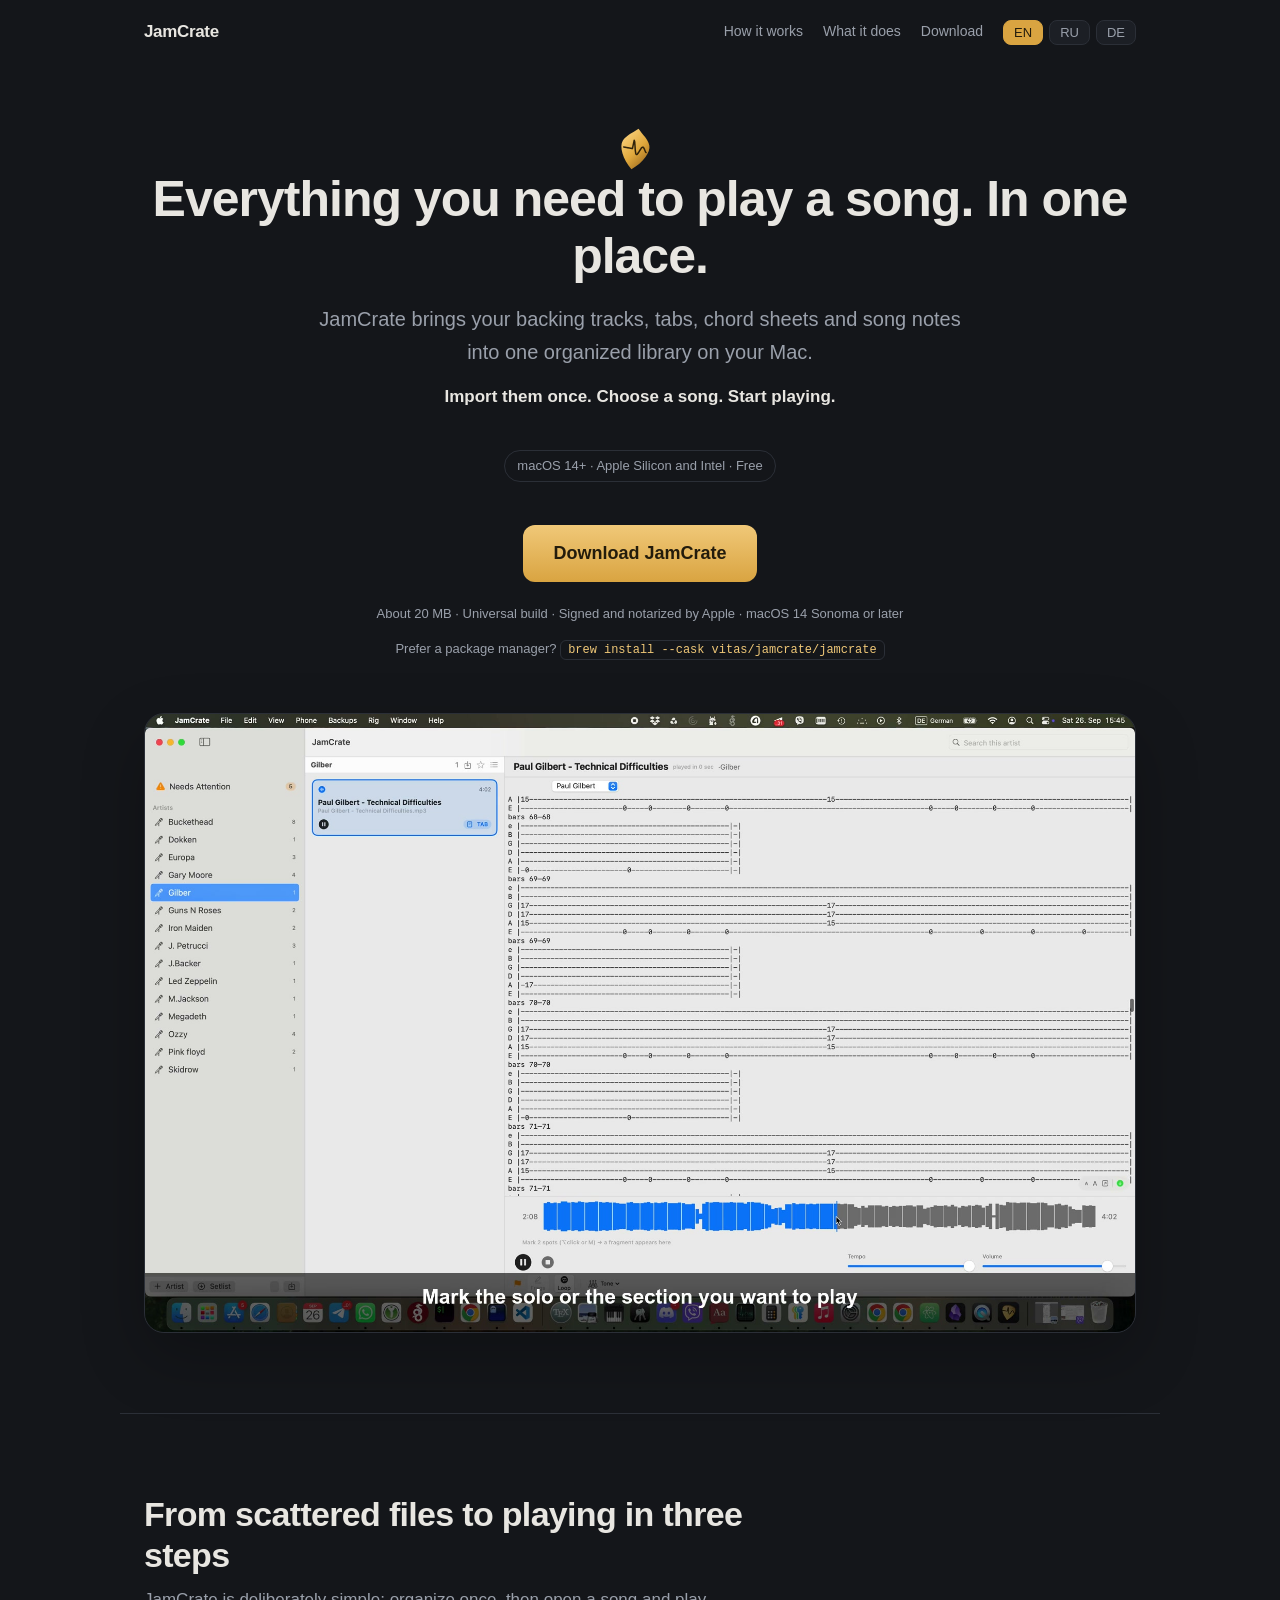
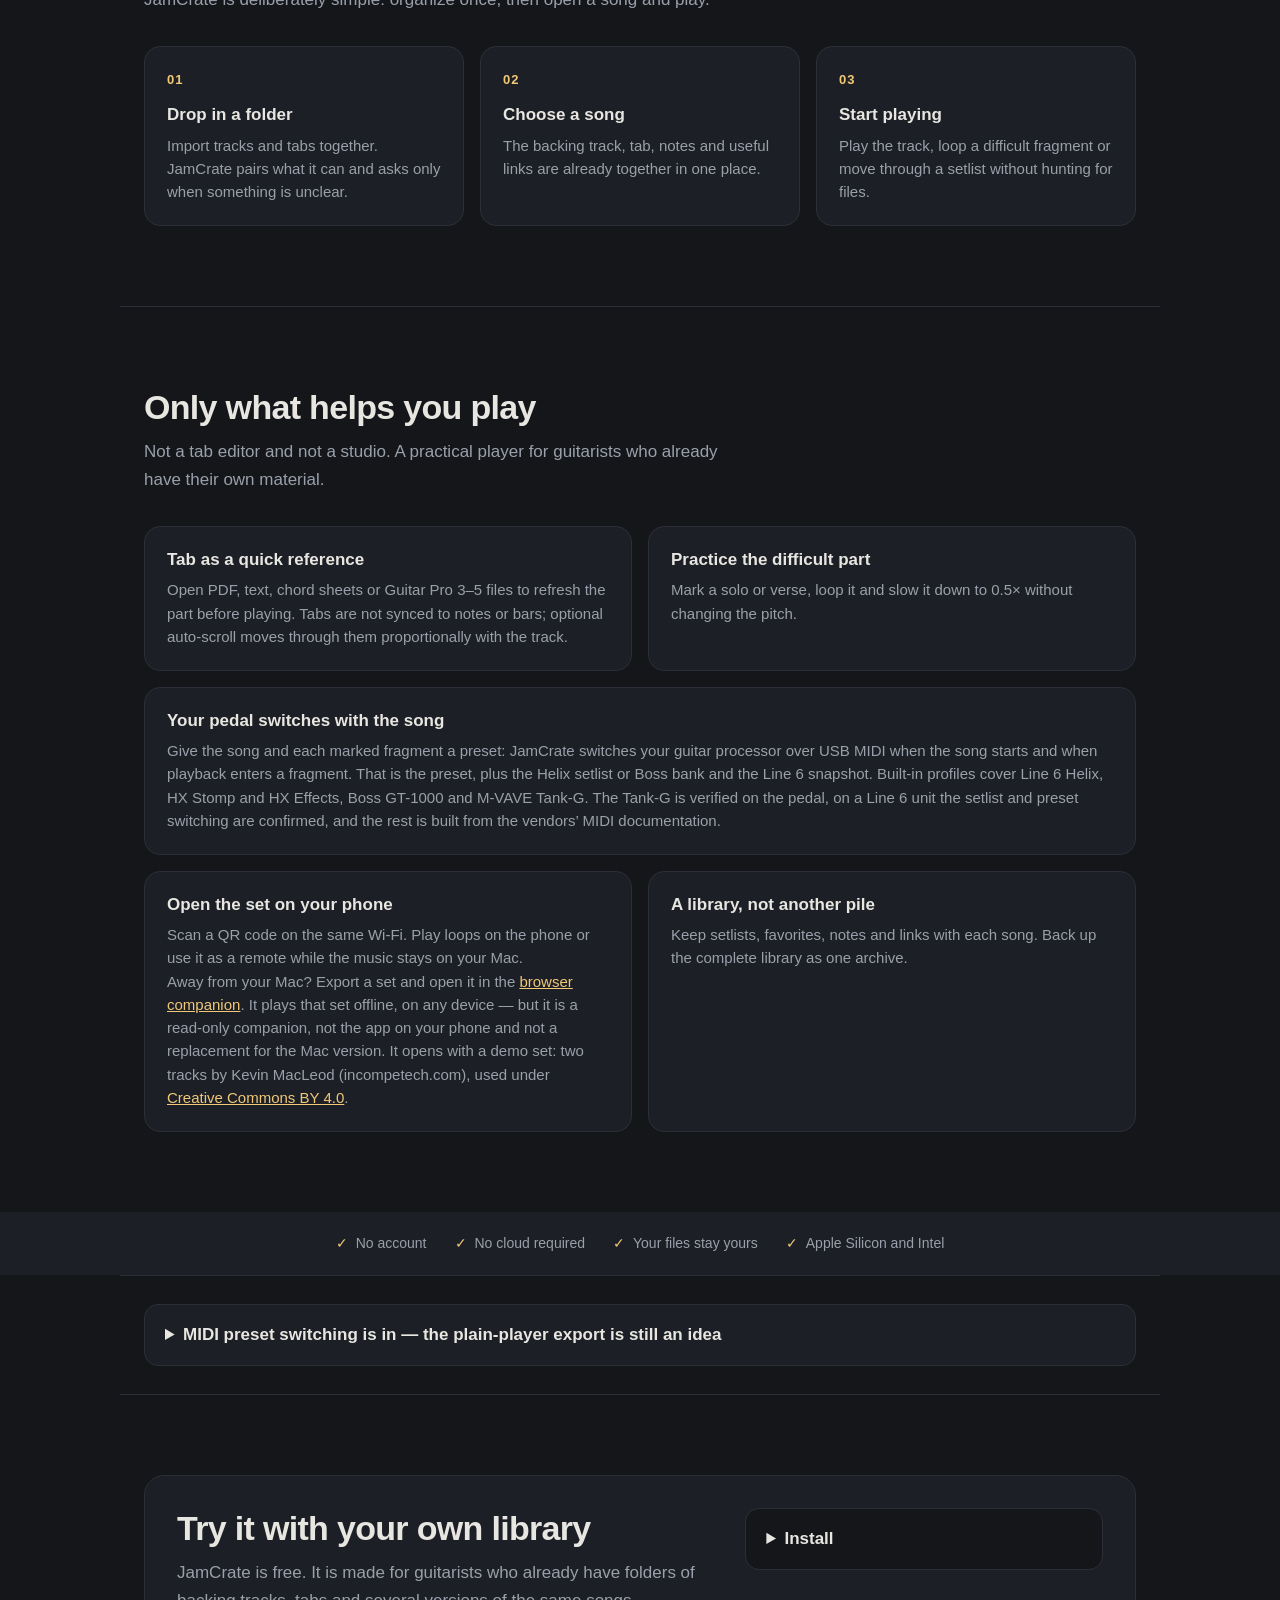
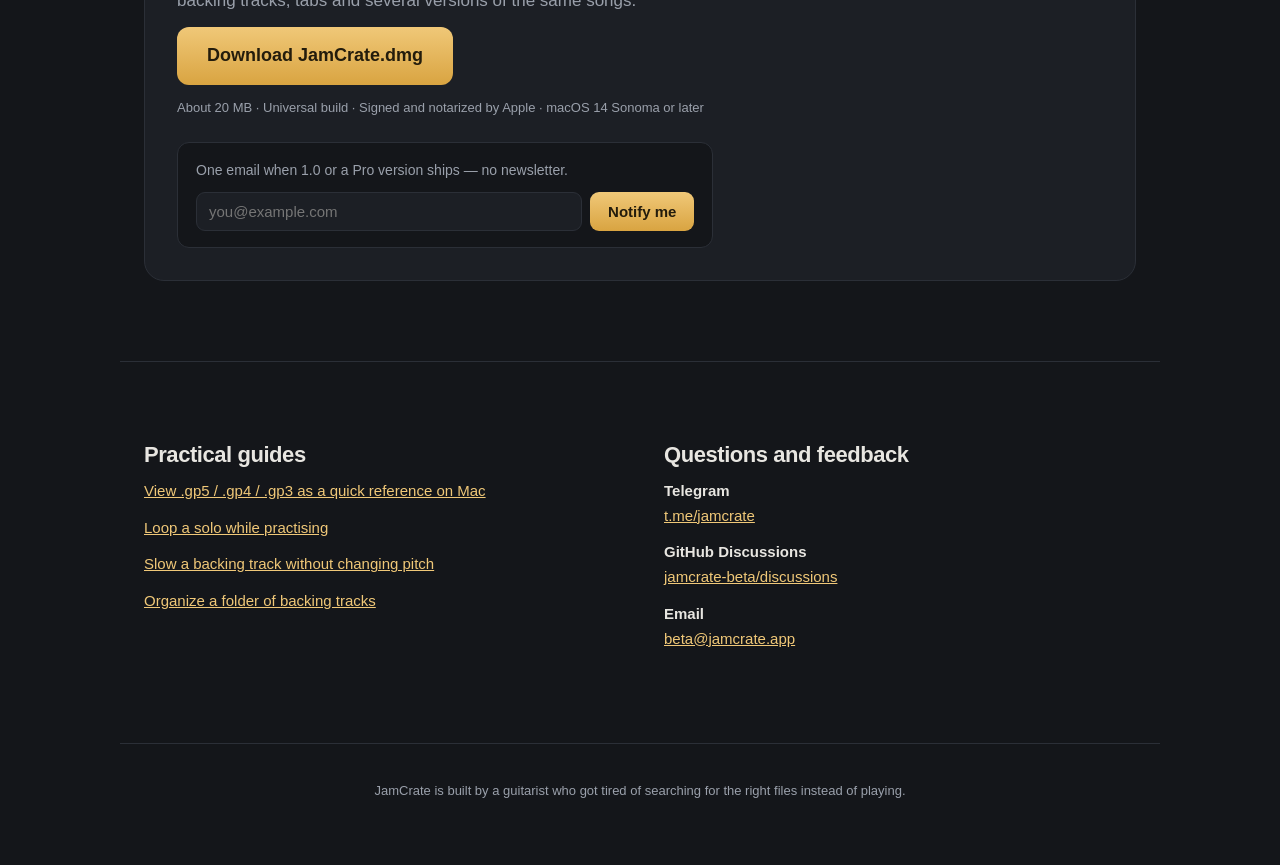
<file: index.html>
<!DOCTYPE html>
<html lang="en">
<head>
<meta charset="utf-8">
<meta name="viewport" content="width=device-width, initial-scale=1">
<title data-en="JamCrate — everything you need to play a song" data-ru="JamCrate — всё, чтобы сыграть песню" data-de="JamCrate — alles, was du brauchst, um einen Song zu spielen">JamCrate — everything you need to play a song</title>
<link rel="icon" type="image/png" href="favicon.png">
<meta name="description" content="JamCrate brings your backing tracks, tabs, chord sheets and notes into one library on your Mac. Free, macOS 14+, signed and notarized.">
<meta name="robots" content="index,follow">
<link rel="canonical" href="https://jamcrate.app/">
<meta property="og:type" content="website">
<meta property="og:site_name" content="JamCrate">
<meta property="og:url" content="https://jamcrate.app/">
<meta property="og:title" content="JamCrate — everything you need to play a song">
<meta property="og:description" content="Your backing tracks, tabs and solo markers in one library on your Mac. Solo-loop any fragment, slow it down without changing pitch, run whole setlists, switch your guitar processor's presets over MIDI. Signed and notarized, free, macOS 14+.">
<meta property="og:image" content="https://jamcrate.app/og.png">
<meta property="og:image:width" content="1200">
<meta property="og:image:height" content="630">
<meta name="twitter:card" content="summary_large_image">
<meta name="twitter:title" content="JamCrate — everything you need to play a song">
<meta name="twitter:description" content="Backing tracks, tabs and solo markers in one Mac library. Signed and notarized, free, macOS 14+.">
<meta name="twitter:image" content="https://jamcrate.app/og.png">
<script type="application/ld+json">
{
  "@context": "https://schema.org",
  "@type": "SoftwareApplication",
  "name": "JamCrate",
  "applicationCategory": "MusicApplication",
  "operatingSystem": "macOS 14 or later",
  "url": "https://jamcrate.app/",
  "image": "https://jamcrate.app/og.png",
  "description": "A local-first practice library for guitarists: backing tracks, tabs and Guitar Pro files with solo markers, fragment looping, tempo control, setlists and MIDI preset switching on one Mac.",
  "offers": { "@type": "Offer", "price": "0", "priceCurrency": "EUR" }
}
</script>
<style>
  :root{
    --bg:#14161a; --panel:#1c1f25; --line:#2b2f37; --ink:#e8e6e1; --dim:#9aa0ab;
    --gold:#d9a441; --gold2:#f0c878;
  }
  *{box-sizing:border-box}
  body{margin:0;background:var(--bg);color:var(--ink);
       font:17px/1.65 -apple-system,BlinkMacSystemFont,"Segoe UI",Roboto,Helvetica,Arial,sans-serif;}
  .wrap{max-width:1040px;margin:0 auto;padding-inline:24px}
  .topbar{min-height:64px;display:flex;align-items:center;justify-content:space-between;gap:20px}
  .brand{color:var(--ink);font-weight:700;text-decoration:none;letter-spacing:-.02em}
  .navlinks{display:flex;align-items:center;gap:20px}
  .navlinks>a{color:var(--dim);font-size:14px;text-decoration:none}
  .navlinks>a:hover{color:var(--ink)}
  header{padding:64px 24px 40px;text-align:center}
  .pick{width:34px;height:42px;vertical-align:-8px;margin-right:10px}
  h1{font-size:clamp(34px,6vw,50px);line-height:1.14;margin:0 0 18px;letter-spacing:-.02em}
  .hero-sub{color:var(--dim);font-size:clamp(17px,2.4vw,20px);max-width:660px;margin:0 auto 8px}
  .rit{color:var(--ink);font-weight:600;margin-top:14px}
  .mac{display:inline-block;margin-top:22px;padding:4px 12px;border:1px solid var(--line);
       border-radius:999px;color:var(--dim);font-size:13px}
  a{color:var(--gold2)}
  .cta{display:inline-block;margin:26px 0 4px;padding:14px 30px;border-radius:12px;
       background:linear-gradient(180deg,var(--gold2),var(--gold));color:#231c0c;
       font-weight:700;text-decoration:none;font-size:18px}
  .cta:hover{filter:brightness(1.06)}
  .cta.sec{background:none;border:1px solid var(--line);color:var(--ink);font-weight:600;
           margin-left:8px;font-size:16px;padding:13px 24px}
  .cta.sec:hover{border-color:var(--gold);color:var(--gold2);filter:none}
  .fine{color:var(--dim);font-size:13px;margin-top:8px}
  .notify{margin:24px 0 0;padding:16px 18px;background:var(--bg);border:1px solid var(--line);
          border-radius:12px;text-align:left}
  .notify label{display:block;color:var(--dim);font-size:14px;margin:0 0 10px}
  .notify .row{display:flex;gap:8px;flex-wrap:wrap}
  .notify input{flex:1 1 220px;min-width:0;background:var(--panel);border:1px solid var(--line);
             border-radius:9px;padding:10px 12px;color:var(--ink);font-size:15px}
  .notify button{background:linear-gradient(180deg,var(--gold2),var(--gold));color:#231c0c;border:0;
              border-radius:9px;padding:10px 18px;font-weight:700;font-size:15px;cursor:pointer}
  .notify .msg{color:var(--gold2);font-size:14px;margin:10px 0 0}
  section{padding-block:clamp(48px,7vw,80px);border-top:1px solid var(--line)}
  h2{font-size:clamp(26px,4vw,34px);line-height:1.2;margin:0 0 10px;letter-spacing:-.02em}
  .section-head{max-width:650px;margin-bottom:32px}
  .lead{color:var(--dim);margin:0;max-width:62ch}
  .showcase{padding-top:0;border-top:0}
  .media-shell{aspect-ratio:16/10;display:grid;place-items:center;overflow:hidden;
               background:linear-gradient(145deg,#1e2229,#17191e);border:1px solid var(--line);
               border-radius:20px;box-shadow:0 24px 64px rgba(0,0,0,.24)}
  .media-shell img,.media-shell video{width:100%;height:100%;display:block;object-fit:cover}
  .media-shell img.shot,.media-shell video.shot{object-fit:contain}
  .media-placeholder{text-align:center;color:var(--dim);padding:24px}
  .media-placeholder strong{display:block;color:var(--ink);font-size:18px;margin-top:12px}
  .media-placeholder span:last-child{display:block;font-size:14px;margin-top:4px}
  .play{width:56px;height:56px;display:grid!important;place-items:center;margin:0 auto!important;
        border:1px solid #4a3a1d;border-radius:50%;background:#2a2418;color:var(--gold2)!important;
        font-size:20px;padding-left:3px}
  .steps-grid,.feature-grid{display:grid;gap:16px}
  .steps-grid{grid-template-columns:repeat(3,minmax(0,1fr));counter-reset:steps}
  .feature-grid{grid-template-columns:repeat(2,minmax(0,1fr))}
  .step,.card{background:var(--panel);border:1px solid var(--line);border-radius:16px;padding:22px}
  .card.wide{grid-column:1/-1}
  .step{counter-increment:steps}
  .step::before{content:"0" counter(steps);display:block;color:var(--gold2);font-size:13px;
                font-weight:700;letter-spacing:.08em;margin-bottom:14px}
  .step h3,.card h3{margin:0 0 7px;font-size:17px;line-height:1.3}
  .step p,.card p{margin:0;color:var(--dim);font-size:15px;line-height:1.55}
  .trust{padding-block:20px;background:var(--panel)}
  .trust-list{display:flex;justify-content:center;gap:10px 28px;flex-wrap:wrap;
              margin:0 auto;padding-inline:24px;list-style:none;color:var(--dim);font-size:14px}
  .trust-list li::before{content:"✓";color:var(--gold2);margin-right:8px}
  .future{padding-block:28px}
  details{background:var(--panel);border:1px solid var(--line);border-radius:14px;padding:0 20px}
  summary{cursor:pointer;color:var(--ink);font-weight:600;padding:16px 28px 16px 0}
  details>div{padding:0 0 18px;color:var(--dim);font-size:15px}
  details p{margin:0 0 10px}
  .beta{display:grid;grid-template-columns:minmax(0,1.2fr) minmax(280px,.8fr);gap:32px;
        background:var(--panel);border:1px solid var(--line);border-radius:20px;padding:32px}
  .beta h2{margin-top:0}
  .beta .cta{margin-top:12px}
  .install{align-self:start;background:var(--bg)}
  ol.steps{padding-left:22px;color:var(--dim)}
  ol.steps b,ol.steps strong{color:var(--ink)}
  code{background:var(--bg);border:1px solid var(--line);border-radius:6px;
       padding:2px 7px;font-size:.92em;color:var(--gold2)}
  /* A command the reader will copy. It wraps visually so the whole thing stays
     readable in the narrow column, but the text node holds no newline — so
     selecting and copying it still yields one valid command, not two. */
  pre.cmd{background:var(--bg);border:1px solid var(--line);border-radius:8px;
          padding:11px 14px;margin:10px 0;overflow-x:auto}
  pre.cmd code{background:none;border:0;padding:0;font-size:13.5px;
               white-space:pre-wrap;overflow-wrap:anywhere;color:var(--gold2)}
  .way{margin:16px 0 0;color:var(--ink);font-weight:600}
  .way:first-child{margin-top:0}
  .resources{display:grid;grid-template-columns:1fr 1fr;gap:48px}
  .resources h2{font-size:22px}
  .resource-list{margin:0;padding:0;list-style:none;color:var(--dim)}
  .resource-list li{margin:0 0 12px;font-size:15px}
  .resource-list b{display:block;color:var(--ink);font-size:15px}
  footer{padding:36px 24px 64px;color:var(--dim);font-size:13px;border-top:1px solid var(--line);text-align:center}
  .lang{display:flex;gap:6px}
  .lang button{background:var(--panel);color:var(--dim);border:1px solid var(--line);
               border-radius:8px;padding:4px 10px;cursor:pointer;font-size:13px}
  .lang button.on{color:#231c0c;background:var(--gold);border-color:var(--gold)}
  :focus-visible{outline:2px solid var(--gold2);outline-offset:3px}
  /* Honeypot: reachable by a form-filling bot, never by a human. */
  .hp{position:absolute;left:-9999px;width:1px;height:1px;overflow:hidden}
  @media(max-width:720px){
    .navlinks>a{display:none}
    header{padding-top:44px}
    .cta.sec{display:block;width:max-content;margin:10px auto 0}
    .steps-grid,.feature-grid,.beta,.resources{grid-template-columns:1fr}
    .beta{padding:24px}
    .media-shell{border-radius:14px}
  }
</style>
</head>
<body>
<nav class="topbar wrap" aria-label="Primary">
  <a class="brand" href="#">JamCrate</a>
  <div class="navlinks">
    <a href="#how" data-en="How it works" data-ru="Как работает" data-de="So funktioniert’s">How it works</a>
    <a href="#features" data-en="What it does" data-ru="Что умеет" data-de="Was es kann">What it does</a>
    <a href="#download" data-en="Download" data-ru="Скачать" data-de="Download">Download</a>
    <div class="lang"><button id="bEN" class="on">EN</button><button id="bRU">RU</button><button id="bDE">DE</button></div>
  </div>
</nav>

<header class="wrap">
  <svg class="pick" viewBox="0 0 34 42"><defs><linearGradient id="g" x1="0" y1="0" x2="1" y2="1"><stop offset="0" stop-color="#ffd98a"/><stop offset=".55" stop-color="#e0a83c"/><stop offset="1" stop-color="#8f5d18"/></linearGradient></defs><path d="M17 0.5 C22.5 6 28 9 30.5 15 C33 21 27.5 33 17 41.5 C6.5 33 1 21 3.5 15 C6 9 11.5 6 17 0.5 Z" fill="url(#g)" transform="rotate(10 17 21)"/><path d="M5.5,21.0 L5.8,21.0 L6.1,21.0 L6.4,21.0 L6.7,21.0 L6.9,21.0 L7.2,21.0 L7.5,21.0 L7.8,21.0 L8.1,21.0 L8.4,21.0 L8.7,21.0 L9.0,21.0 L9.2,21.0 L9.5,21.0 L9.8,21.0 L10.1,21.0 L10.4,21.0 L10.7,21.0 L11.0,21.0 L11.2,21.0 L11.5,21.0 L11.8,21.0 L12.1,21.0 L12.4,21.0 L12.7,21.0 L13.0,21.0 L13.3,21.0 L13.5,21.0 L13.8,21.0 L14.1,21.0 L14.4,21.0 L14.7,12.6 L15.0,13.0 L15.3,13.6 L15.6,14.4 L15.8,15.4 L16.1,16.5 L16.4,17.7 L16.7,18.9 L17.0,20.2 L17.3,21.4 L17.6,22.5 L17.9,23.5 L18.2,24.3 L18.4,25.1 L18.7,25.6 L19.0,26.0 L19.3,26.1 L19.6,26.1 L19.9,26.0 L20.2,25.7 L20.4,25.2 L20.7,24.7 L21.0,24.0 L21.3,23.3 L21.6,22.6 L21.9,21.8 L22.2,21.1 L22.5,20.4 L22.8,19.7 L23.0,19.2 L23.3,18.7 L23.6,18.3 L23.9,18.1 L24.2,17.9 L24.5,17.9 L24.8,17.9 L25.0,18.1 L25.3,18.3 L25.6,18.6 L25.9,19.0 L26.2,19.4 L26.5,19.9 L26.8,20.3 L27.1,20.8 L27.4,21.2 L27.6,21.6 L27.9,22.0 L28.2,22.3 L28.5,22.5" fill="none" stroke="#201605" stroke-width="1.5" stroke-linecap="round" stroke-linejoin="round" opacity=".92" transform="rotate(10 17 21)"/></svg>
  <h1 data-en="Everything you need to play a song. In one place."
      data-ru="Всё, что нужно, чтобы сыграть песню. В одном месте." data-de="Alles, was du brauchst, um einen Song zu spielen. An einem Ort.">Everything you need to play a song. In one place.</h1>
  <p class="hero-sub" data-en="JamCrate brings your backing tracks, tabs, chord sheets and song notes into one organized library on your Mac."
     data-ru="JamCrate собирает минусовки, табы, аккордовые листы и заметки о песнях в одну организованную библиотеку на твоём Mac." data-de="JamCrate sammelt deine Backing Tracks, Tabs, Akkordblätter und Songnotizen in einer organisierten Bibliothek auf deinem Mac.">JamCrate brings your backing tracks, tabs, chord sheets and song notes into one organized library on your Mac.</p>
  <p class="rit" data-en="Import them once. Choose a song. Start playing."
     data-ru="Импортируй один раз. Выбери песню. Начни играть." data-de="Einmal importieren. Song wählen. Losspielen.">Import them once. Choose a song. Start playing.</p>
  <p><span class="mac" data-en="macOS 14+ · Apple Silicon and Intel · Free"
     data-ru="macOS 14+ · Apple Silicon и Intel · бесплатно" data-de="macOS 14+ · Apple Silicon und Intel · kostenlos">macOS 14+ · Apple Silicon and Intel · Free</span></p>
  <p>
    <a class="cta" href="https://github.com/vitas/jamcrate-beta/releases/download/v0.9.16-beta/JamCrate.dmg"
       data-en="Download JamCrate" data-ru="Скачать JamCrate" data-de="JamCrate laden">Download JamCrate</a>
  </p>
  <p class="fine" data-en="About 20 MB · Universal build · Signed and notarized by Apple · macOS 14 Sonoma or later"
     data-ru="Около 20 МБ · универсальная сборка · подписано и нотаризовано Apple · macOS 14 Sonoma и новее" data-de="Etwa 20 MB · Universal-Build · von Apple signiert und notarisiert · macOS 14 Sonoma oder neuer">About 20 MB · Universal build · Signed and notarized by Apple · macOS 14 Sonoma or later</p>
  <p class="fine" data-en="Prefer a package manager? <code>brew install --cask vitas/jamcrate/jamcrate</code>"
     data-ru="Привык к пакетному менеджеру? <code>brew install --cask vitas/jamcrate/jamcrate</code>" data-de="Lieber ein Paketmanager? <code>brew install --cask vitas/jamcrate/jamcrate</code>">Prefer a package manager? <code>brew install --cask vitas/jamcrate/jamcrate</code></p>
</header>

  <section class="showcase wrap" aria-label="Product preview">
    <div class="media-shell">
      <video class="shot" src="demo.mp4" poster="demo-poster.jpg" width="1920" height="1200"
             autoplay muted loop playsinline preload="metadata"
             aria-label="JamCrate on macOS: a folder of tracks and tabs is imported and paired, a solo is marked on the tab, and a preset is chosen for the guitar processor."></video>
    </div>
  </section>

<section class="wrap" id="how">
  <div class="section-head">
    <h2 data-en="From scattered files to playing in three steps" data-ru="От разбросанных файлов до игры — три шага" data-de="Von verstreuten Dateien zum Spielen in drei Schritten">From scattered files to playing in three steps</h2>
    <p class="lead" data-en="JamCrate is deliberately simple: organize once, then open a song and play."
       data-ru="JamCrate специально сделан простым: один раз наведи порядок, потом открывай песню и играй." data-de="JamCrate ist bewusst einfach: einmal ordnen, dann Song öffnen und spielen.">JamCrate is deliberately simple: organize once, then open a song and play.</p>
  </div>
  <div class="steps-grid">
    <div class="step"><h3 data-en="Drop in a folder" data-ru="Перетащи папку" data-de="Ordner reinziehen">Drop in a folder</h3>
      <p data-en="Import tracks and tabs together. JamCrate pairs what it can and asks only when something is unclear."
         data-ru="Импортируй минусовки и табы вместе. JamCrate сам сопоставит их и спросит только там, где непонятно." data-de="Importiere Tracks und Tabs zusammen. JamCrate verknüpft, was sich zuordnet, und fragt nur, wenn etwas unklar ist.">Import tracks and tabs together. JamCrate pairs what it can and asks only when something is unclear.</p></div>
    <div class="step"><h3 data-en="Choose a song" data-ru="Выбери песню" data-de="Song wählen">Choose a song</h3>
      <p data-en="The backing track, tab, notes and useful links are already together in one place."
         data-ru="Минусовка, таб, заметки и нужные ссылки уже собраны в одном месте." data-de="Backing Track, Tab, Notizen und nützliche Links liegen schon gesammelt an einem Ort.">The backing track, tab, notes and useful links are already together in one place.</p></div>
    <div class="step"><h3 data-en="Start playing" data-ru="Начни играть" data-de="Losspielen">Start playing</h3>
      <p data-en="Play the track, loop a difficult fragment or move through a setlist without hunting for files."
         data-ru="Включай трек, зацикли сложный фрагмент или проходи сет-лист, не разыскивая файлы." data-de="Spiel den Track, loop ein schwieriges Fragment oder arbeite eine Setlist durch, ohne Dateien zu suchen.">Play the track, loop a difficult fragment or move through a setlist without hunting for files.</p></div>
  </div>
</section>

<section class="wrap" id="features">
  <div class="section-head">
    <h2 data-en="Only what helps you play" data-ru="Только то, что помогает играть" data-de="Nur was beim Spielen hilft">Only what helps you play</h2>
    <p class="lead" data-en="Not a tab editor and not a studio. A practical player for guitarists who already have their own material."
       data-ru="Не редактор табов и не студия. Практичный плеер для гитаристов, у которых уже есть свой материал." data-de="Kein Tab-Editor und kein Studio. Ein praktischer Player für Gitarristen, die ihr Material schon haben.">Not a tab editor and not a studio. A practical player for guitarists who already have their own material.</p>
  </div>
  <div class="feature-grid">
    <div class="card"><h3 data-en="Tab as a quick reference" data-ru="Таб как памятка" data-de="Tab als Spickzettel">Tab as a quick reference</h3>
      <p data-en="Open PDF, text, chord sheets or Guitar Pro 3–5 files to refresh the part before playing. Tabs are not synced to notes or bars; optional auto-scroll moves through them proportionally with the track."
         data-ru="Открой PDF, текст, аккорды или Guitar Pro 3–5, чтобы вспомнить партию перед игрой. Табы не синхронизируются по нотам или тактам; при желании можно включить простую пропорциональную прокрутку вместе с треком." data-de="Öffne PDF, Text, Akkordblätter oder Guitar-Pro-3–5-Dateien, um die Partie vor dem Spiel aufzufrischen. Tabs werden nicht nach Noten oder Takten synchronisiert; optional scrollen sie proportional zum Track mit.">Open PDF, text, chord sheets or Guitar Pro 3–5 files to refresh the part before playing. Tabs are not synced to notes or bars; optional auto-scroll moves through them proportionally with the track.</p></div>
    <div class="card"><h3 data-en="Practice the difficult part" data-ru="Разбери сложное место" data-de="Schwierige Stelle üben">Practice the difficult part</h3>
      <p data-en="Mark a solo or verse, loop it and slow it down to 0.5× without changing the pitch."
         data-ru="Отметь соло или куплет, зацикли его и замедли до 0,5× без изменения тональности." data-de="Markiere ein Solo oder Verse, loope es und werde bis auf 0,5× langsamer — ohne die Tonart zu ändern.">Mark a solo or verse, loop it and slow it down to 0.5× without changing the pitch.</p></div>
    <div class="card wide"><h3 data-en="Your pedal switches with the song" data-ru="Педаль переключается вместе с песней" data-de="Dein Pedal schaltet mit dem Song">Your pedal switches with the song</h3>
      <p data-en="Give the song and each marked fragment a preset: JamCrate switches your guitar processor over USB MIDI when the song starts and when playback enters a fragment. That is the preset, plus the Helix setlist or Boss bank and the Line 6 snapshot. Built-in profiles cover Line 6 Helix, HX Stomp and HX Effects, Boss GT-1000 and M-VAVE Tank-G. The Tank-G is verified on the pedal, on a Line 6 unit the setlist and preset switching are confirmed, and the rest is built from the vendors’ MIDI documentation."
         data-ru="Назначь пресет песне и каждому отмеченному фрагменту: JamCrate переключит твой гитарный процессор по USB MIDI на старте песни и при входе во фрагмент. Это пресет, а ещё сетлист Helix или банк Boss и снапшот Line 6. Встроенные профили: Line 6 Helix, HX Stomp и HX Effects, Boss GT-1000 и M-VAVE Tank-G. Tank-G проверен на самой педали, на Line 6 подтверждено переключение сетлиста и пресета, остальное собрано по MIDI-документации производителей." data-de="Gib dem Song und jedem markierten Fragment ein Preset: JamCrate schaltet deinen Gitarrenprozessor per USB-MIDI um, wenn der Song startet und wenn die Wiedergabe ein Fragment erreicht. Das ist das Preset, dazu die Helix-Setlist oder die Boss-Bank und der Line-6-Snapshot. Eingebaute Profile: Line 6 Helix, HX Stomp und HX Effects, Boss GT-1000 und M-VAVE Tank-G. Das Tank-G ist am Pedal verifiziert, bei Line 6 ist der Wechsel von Setlist und Preset bestätigt, der Rest folgt der MIDI-Dokumentation der Hersteller.">Give the song and each marked fragment a preset: JamCrate switches your guitar processor over USB MIDI when the song starts and when playback enters a fragment. That is the preset, plus the Helix setlist or Boss bank and the Line 6 snapshot. Built-in profiles cover Line 6 Helix, HX Stomp and HX Effects, Boss GT-1000 and M-VAVE Tank-G. The Tank-G is verified on the pedal, on a Line 6 unit the setlist and preset switching are confirmed, and the rest is built from the vendors’ MIDI documentation.</p></div>
<div class="card"><h3 data-en="Open the set on your phone" data-ru="Открой сет на телефоне" data-de="Öffne das Set auf deinem Handy">Open the set on your phone</h3>
      <p data-en="Scan a QR code on the same Wi-Fi. Play loops on the phone or use it as a remote while the music stays on your Mac."
         data-ru="Отсканируй QR-код в той же Wi-Fi. Запускай лупы на телефоне или используй его как пульт — музыка остаётся на Mac." data-de="QR-Code im selben WLAN scannen. Loops auf dem Handy spielen oder es als Fernbedienung nutzen — die Musik bleibt auf dem Mac.">Scan a QR code on the same Wi-Fi. Play loops on the phone or use it as a remote while the music stays on your Mac.</p>
      <p data-en="Away from your Mac? Export a set and open it in the <a href=&quot;https://play.jamcrate.app/&quot;>browser companion</a>. It plays that set offline, on any device — but it is a read-only companion, not the app on your phone and not a replacement for the Mac version. It opens with a demo set: two tracks by Kevin MacLeod (incompetech.com), used under <a href=&quot;https://creativecommons.org/licenses/by/4.0/&quot;>Creative Commons BY 4.0</a>."
         data-ru="Без Mac рядом? Экспортируй сет и открой его в <a href=&quot;https://play.jamcrate.app/&quot;>браузерном компаньоне</a>. Он играет этот сет офлайн, на любом устройстве — но это компаньон только для чтения, не приложение на телефоне и не замена Mac-версии. Открывается с демо-набором: два трека Kevin MacLeod (incompetech.com) под лицензией <a href=&quot;https://creativecommons.org/licenses/by/4.0/&quot;>Creative Commons BY 4.0</a>." data-de="Ohne Mac in Reichweite? Exportiere ein Set und öffne es im <a href=&quot;https://play.jamcrate.app/&quot;>Browser-Begleiter</a>. Er spielt dieses Set offline, auf jedem Gerät — aber er ist ein Begleiter nur zum Lesen, nicht die App auf dem Handy und kein Ersatz für die Mac-Version. Er öffnet sich mit einem Demo-Set: zwei Tracks von Kevin MacLeod (incompetech.com), genutzt unter <a href=&quot;https://creativecommons.org/licenses/by/4.0/&quot;>Creative Commons BY 4.0</a>.">Away from your Mac? Export a set and open it in the <a href="https://play.jamcrate.app/">browser companion</a>. It plays that set offline, on any device — but it is a read-only companion, not the app on your phone and not a replacement for the Mac version. It opens with a demo set: two tracks by Kevin MacLeod (incompetech.com), used under <a href="https://creativecommons.org/licenses/by/4.0/">Creative Commons BY 4.0</a>.</p></div>
    <div class="card"><h3 data-en="A library, not another pile" data-ru="Библиотека, а не новая свалка" data-de="Eine Bibliothek, nicht noch ein Haufen">A library, not another pile</h3>
      <p data-en="Keep setlists, favorites, notes and links with each song. Back up the complete library as one archive."
         data-ru="Храни сет-листы, избранное, заметки и ссылки рядом с песней. Делай резервную копию всей библиотеки одним архивом." data-de="Setlists, Favoriten, Notizen und Links bleiben bei jedem Song. Sichere die ganze Bibliothek als ein Archiv.">Keep setlists, favorites, notes and links with each song. Back up the complete library as one archive.</p></div>
  </div>
</section>

<aside class="trust">
  <ul class="trust-list wrap">
    <li data-en="No account" data-ru="Без аккаунта" data-de="Kein Konto">No account</li>
    <li data-en="No cloud required" data-ru="Облако не требуется" data-de="Keine Cloud nötig">No cloud required</li>
    <li data-en="Your files stay yours" data-ru="Твои файлы остаются твоими" data-de="Deine Dateien bleiben deine">Your files stay yours</li>
    <li data-en="Apple Silicon and Intel" data-ru="Apple Silicon и Intel" data-de="Apple Silicon und Intel">Apple Silicon and Intel</li>
  </ul>
</aside>

<section class="future wrap">
  <details>
    <summary data-en="MIDI preset switching is in — the plain-player export is still an idea" data-ru="Переключение MIDI-пресетов уже есть — экспорт в обычный плеер пока идея" data-de="MIDI-Preset-Wechsel ist drin — der Export in normale Player ist noch eine Idee">MIDI preset switching is in — the plain-player export is still an idea</summary>
    <div>
      <p data-en="MIDI preset switching is already built. When a song starts, or when playback crosses a solo marker, JamCrate sends program changes, control changes or SysEx to a connected device, driven by shareable <code>.jamrig</code> profiles (⌥⌘R). The M-VAVE Tank-G is done and verified on the pedal itself — all 9 banks and 4 slots, over plain USB, with no vendor app running. The rest of the M-VAVE family ships too, as profiles marked “(untested)”: they are extrapolated from the one frame I could actually measure, so a wrong one fails silently. Line 6 Helix, HX Stomp, HX Effects and Boss GT-1000 ship as “(documented)” — built from the vendors’ own MIDI documentation. On a Line 6 unit the setlist select and the Program Change are now confirmed, and each song can keep its own setlist; snapshots and the Boss stay unverified until someone tries them. Try yours and tell me whether the pedal switches — that single answer is enough to make it real. The Rig window has a Test button and a MIDI monitor."
         data-ru="Переключение MIDI-пресетов уже сделано. На старте песни и при входе в соло-фрагмент JamCrate отправляет на подключённое устройство program change, control change или SysEx — по сменным профилям <code>.jamrig</code> (⌥⌘R). M-VAVE Tank-G готов и проверен на самой педали: все 9 банков и 4 слота, по обычному USB, без приложения производителя. Остальное семейство M-VAVE тоже в комплекте — профилями с пометкой «(untested)»: они выведены из единственного кадра, который удалось измерить, поэтому неверный молчит. Профили Line 6 Helix, HX Stomp, HX Effects и Boss GT-1000 идут с пометкой «(documented)» — они собраны по фирменной MIDI-документации производителей. На Line 6 переключение сетлиста и Program Change уже подтверждено, и у каждой песни может быть свой сетлист; снапшоты и Boss не проверены на железе, пока кто-нибудь не попробует. Попробуй свою педаль и напиши, переключает ли она, — одного этого ответа хватит, чтобы профиль стал настоящим. В окне Rig есть кнопка Test и монитор MIDI." data-de="MIDI-Preset-Wechsel gibt es bereits. Beim Start eines Songs und beim Eintritt in einen Solo-Abschnitt schickt JamCrate Program Change, Control Change oder SysEx an ein angeschlossenes Gerät — über austauschbare <code>.jamrig</code>-Profile (⌥⌘R). Das M-VAVE Tank-G ist fertig und direkt am Pedal verifiziert: alle 9 Bänke und 4 Slots, über normales USB, ohne Hersteller-App. Der Rest der M-VAVE-Familie ist ebenfalls dabei — als Profile mit dem Vermerk „(untested)“: sie sind aus dem einen Frame abgeleitet, den ich tatsächlich messen konnte, ein falscher schaltet also still gar nicht. Profile für Line 6 Helix, HX Stomp, HX Effects und Boss GT-1000 kommen als „(documented)“ dazu — gebaut nach der MIDI-Dokumentation der Hersteller. Bei Line 6 sind Setlist-Wechsel und Program Change inzwischen bestätigt, und jeder Song kann seine eigene Setlist behalten; Snapshots und das Boss bleiben unbestätigt, bis jemand sie ausprobiert. Probier dein Pedal aus und schreib mir, ob es umschaltet — diese eine Antwort genügt, um daraus echte Unterstützung zu machen.">MIDI preset switching is already built. When a song starts, or when playback crosses a solo marker, JamCrate sends program changes, control changes or SysEx to a connected device, driven by shareable <code>.jamrig</code> profiles (⌥⌘R). The M-VAVE Tank-G is done and verified on the pedal itself — all 9 banks and 4 slots, over plain USB, with no vendor app running. The rest of the M-VAVE family ships too, as profiles marked “(untested)”: they are extrapolated from the one frame I could actually measure, so a wrong one fails silently. Line 6 Helix, HX Stomp, HX Effects and Boss GT-1000 ship as “(documented)” — built from the vendors’ own MIDI documentation. On a Line 6 unit the setlist select and the Program Change are now confirmed, and each song can keep its own setlist; snapshots and the Boss stay unverified until someone tries them. Try yours and tell me whether the pedal switches — that single answer is enough to make it real. The Rig window has a Test button and a MIDI monitor.</p>
      <p><span data-en="Still an idea: exporting a set as numbered tracks, separate solo loops and M3U playlists for any ordinary player. Tell me what matters at"
               data-ru="Пока идея: экспорт сета как пронумерованных треков, отдельных лупов соло и M3U-плейлистов для любого обычного плеера. Расскажи, что важно, на" data-de="Noch eine Idee: ein Set als nummerierte Tracks, einzelne Solo-Loops und M3U-Playlists für jeden normalen Player exportieren. Sag mir, was wichtig ist, an:">Still an idea: exporting a set as numbered tracks, separate solo loops and M3U playlists for any ordinary player. Tell me what matters at</span> <a href="mailto:beta@jamcrate.app">beta@jamcrate.app</a>.</p>
    </div>
  </details>
</section>

<section class="wrap" id="download">
  <div class="beta">
    <div>
      <h2 data-en="Try it with your own library" data-ru="Попробуй на своей библиотеке" data-de="Teste es mit deiner eigenen Bibliothek">Try it with your own library</h2>
      <p class="lead" data-en="JamCrate is free. It is made for guitarists who already have folders of backing tracks, tabs and several versions of the same songs."
         data-ru="JamCrate бесплатен. Он сделан для гитаристов, у которых уже есть папки с минусовками, табами и несколькими версиями одних и тех же песен." data-de="JamCrate ist kostenlos. Gemacht für Gitarristen, die Ordner voller Backing Tracks, Tabs und mehrere Versionen derselben Songs schon haben.">JamCrate is free. It is made for guitarists who already have folders of backing tracks, tabs and several versions of the same songs.</p>
      <a class="cta" href="https://github.com/vitas/jamcrate-beta/releases/download/v0.9.16-beta/JamCrate.dmg"
         data-en="Download JamCrate.dmg" data-ru="Скачать JamCrate.dmg" data-de="JamCrate.dmg laden">Download JamCrate.dmg</a>
      <p class="fine" data-en="About 20 MB · Universal build · Signed and notarized by Apple · macOS 14 Sonoma or later"
         data-ru="Около 20 МБ · универсальная сборка · подписано и нотаризовано Apple · macOS 14 Sonoma и новее" data-de="Etwa 20 MB · Universal-Build · von Apple signiert und notarisiert · macOS 14 Sonoma oder neuer">About 20 MB · Universal build · Signed and notarized by Apple · macOS 14 Sonoma or later</p>
      <form class="notify" id="sub" data-endpoint="https://notify.jamcrate.app/">
        <input class="hp" type="text" name="company" tabindex="-1" autocomplete="off" aria-hidden="true">
        <label for="sub-email" data-en="One email when 1.0 or a Pro version ships — no newsletter."
               data-ru="Одно письмо, когда выйдет 1.0 или Pro-версия — без рассылок." data-de="Eine Mail, wenn 1.0 oder eine Pro-Version erscheint — kein Newsletter.">One email when 1.0 or a Pro version ships — no newsletter.</label>
        <div class="row">
          <input id="sub-email" type="email" name="email" required autocomplete="email" placeholder="you@example.com">
          <button type="submit" data-en="Notify me" data-ru="Сообщить мне" data-de="Benachrichtigen">Notify me</button>
        </div>
        <p class="msg" id="sub-msg" hidden></p>
      </form>
    </div>
    <details class="install">
      <summary data-en="Install" data-ru="Установка" data-de="Installation">Install</summary>
      <div>
        <p class="fine" data-en="Signed and notarized by Apple, so JamCrate opens with an ordinary double-click. No right-click, no System Settings detour, no Terminal."
           data-ru="Подписано и нотаризовано Apple, поэтому JamCrate открывается обычным двойным кликом. Без правого клика, без похода в Системные настройки, без Терминала."
           data-de="Von Apple signiert und notarisiert — JamCrate öffnet mit einem normalen Doppelklick. Kein Rechtsklick, kein Umweg über die Systemeinstellungen, kein Terminal.">Signed and notarized by Apple, so JamCrate opens with an ordinary double-click. No right-click, no System Settings detour, no Terminal.</p>

        <p class="way" data-en="With Homebrew" data-ru="Через Homebrew" data-de="Mit Homebrew">With Homebrew</p>
        <pre class="cmd"><code>brew install --cask vitas/jamcrate/jamcrate</code></pre>
        <p class="fine" data-en="Installs to Applications and updates later with <code>brew upgrade --cask jamcrate</code>. No tap needed — the full path works as-is."
           data-ru="Ставит в Applications, обновляется потом через <code>brew upgrade --cask jamcrate</code>. Tap не нужен — полный путь работает как есть."
           data-de="Installiert nach »Programme«, späteres Update mit <code>brew upgrade --cask jamcrate</code>. Kein Tap nötig — der volle Pfad funktioniert direkt.">Installs to Applications and updates later with <code>brew upgrade --cask jamcrate</code>. No tap needed — the full path works as-is.</p>

        <p class="way" data-en="Or download the DMG" data-ru="Или скачать DMG" data-de="Oder das DMG laden">Or download the DMG</p>
        <ol class="steps">
          <li data-en="Open the DMG and drag JamCrate to Applications."
              data-ru="Открой DMG и перетащи JamCrate в Applications." data-de="DMG öffnen und JamCrate in »Programme« ziehen.">Open the DMG and drag JamCrate to Applications.</li>
          <li data-en="Open it. That is the whole install — macOS has already verified the signature."
              data-ru="Открой его. Это вся установка — подпись macOS уже проверила." data-de="Öffnen. Das ist die ganze Installation — macOS hat die Signatur bereits geprüft.">Open it. That is the whole install — macOS has already verified the signature.</li>
        </ol>
        <p class="fine" data-en="Coming from an earlier version that macOS blocked? The old build needed the two-step “Open Anyway” dance. This one does not."
           data-ru="Ставил более раннюю версию, которую macOS блокировал? Старая сборка требовала двух шагов через «Всё равно открыть». Эта — нет."
           data-de="Kommst du von einer älteren Version, die macOS blockiert hat? Der alte Build brauchte den Umweg über »Trotzdem öffnen«. Dieser nicht.">Coming from an earlier version that macOS blocked? The old build needed the two-step “Open Anyway” dance. This one does not.</p>
      </div>
    </details>
  </div>
</section>

<section class="resources wrap">
  <div>
    <h2 data-en="Practical guides" data-ru="Практические гайды" data-de="Praktische Guides">Practical guides</h2>
    <ul class="resource-list">
      <li><a href="/open-gp5-on-mac/" data-en="View .gp5 / .gp4 / .gp3 as a quick reference on Mac" data-ru="Посмотреть .gp5 / .gp4 / .gp3 как памятку на Mac" data-de=".gp5 / .gp4 / .gp3 als Spickzettel auf dem Mac ansehen">View .gp5 / .gp4 / .gp3 as a quick reference on Mac</a></li>
      <li><a href="/loop-a-solo-while-practicing/" data-en="Loop a solo while practising" data-ru="Зациклить соло во время занятий" data-de="Ein Solo beim Üben loopen">Loop a solo while practising</a></li>
      <li><a href="/slow-down-backing-track-without-pitch-change/" data-en="Slow a backing track without changing pitch" data-ru="Замедлить минусовку без изменения тона" data-de="Backing Track langsamer machen, ohne die Tonart zu ändern">Slow a backing track without changing pitch</a></li>
      <li><a href="/organize-backing-tracks-mac/" data-en="Organize a folder of backing tracks" data-ru="Разобрать папку с минусовками" data-de="Einen Ordner mit Backing Tracks aufräumen">Organize a folder of backing tracks</a></li>
    </ul>
  </div>
  <div>
    <h2 data-en="Questions and feedback" data-ru="Вопросы и обратная связь" data-de="Fragen und Feedback">Questions and feedback</h2>
    <ul class="resource-list">
      <li><b data-en="Telegram" data-ru="Telegram" data-de="Telegram">Telegram</b><a href="https://t.me/jamcrate">t.me/jamcrate</a></li>
      <li><b>GitHub Discussions</b><a href="https://github.com/vitas/jamcrate-beta/discussions">jamcrate-beta/discussions</a></li>
      <li><b data-en="Email" data-ru="Почта" data-de="E-Mail">Email</b><a href="mailto:beta@jamcrate.app">beta@jamcrate.app</a></li>
    </ul>
  </div>
</section>

<footer class="wrap" data-en="JamCrate is built by a guitarist who got tired of searching for the right files instead of playing."
        data-ru="JamCrate делает гитарист, который устал искать нужные файлы вместо того, чтобы играть." data-de="JamCrate baut ein Gitarrist, der das Suchen nach den richtigen Dateien satt hatte, statt zu spielen.">JamCrate is built by a guitarist who got tired of searching for the right files instead of playing.</footer>

<script>
const buttons={EN:bEN,RU:bRU,DE:bDE};
function setLang(l){
  document.documentElement.lang = l==='RU' ? 'ru' : l==='DE' ? 'de' : 'en';
  for(const [k,b] of Object.entries(buttons)) b.classList.toggle('on',k===l);
  document.querySelectorAll('[data-en]').forEach(el=>{
    const v = el.getAttribute('data-'+l.toLowerCase());
    if(v!=null) el.innerHTML=v;
  });
  localStorage.setItem('jamcrate-lang',l);
  document.querySelectorAll('a[href*="play.jamcrate.app"]').forEach(a=>a.href='https://play.jamcrate.app/?lang='+l.toLowerCase());
}
bEN.onclick=()=>setLang('EN'); bRU.onclick=()=>setLang('RU'); bDE.onclick=()=>setLang('DE');
const want = localStorage.getItem('jamcrate-lang') || (/^ru/.test(navigator.language) ? 'RU' : /^de/.test(navigator.language) ? 'DE' : 'EN');
if(want!=='EN') setLang(want);

// "Notify me" form. The endpoint is the Resend proxy in infra/notify-worker —
// put its URL in data-endpoint on #sub to start collecting addresses. While it
// is empty the button is not dead: it opens a prefilled email instead, and a
// failed POST falls back to the same email so the address is never lost.
const sub=document.getElementById('sub');
if(sub){
  const mailtoFallback=email=>{
    location.href='mailto:beta@jamcrate.app?subject='+encodeURIComponent('JamCrate: notify me')+
                  '&body='+encodeURIComponent(email);
  };
  sub.addEventListener('submit',async e=>{
    e.preventDefault();
    const field=document.getElementById('sub-email');
    const email=field.value.trim();
    const msg=document.getElementById('sub-msg');
    if(!email) return;
    const ru=document.documentElement.lang==='ru';
    if(!sub.dataset.endpoint){ mailtoFallback(email); return; }
    const honeypot=sub.querySelector('.hp');
    try{
      const res=await fetch(sub.dataset.endpoint,{
        method:'POST',headers:{'Content-Type':'application/json'},
        body:JSON.stringify({email,company:honeypot?honeypot.value:''})});
      if(!res.ok) throw new Error('http '+res.status);
      msg.textContent=ru?'Готово — напишу, когда будет что сказать.':'Done — I will write when there is something to say.';
      field.value='';
    }catch(err){
      // Never lose the address: hand it to the mail client instead.
      mailtoFallback(email);
      msg.textContent=ru?'Не получилось отправить. Открыл письмо — отправь его, и я добавлю тебя вручную.'
                       :'Sending failed. I opened an email instead — send it and I will add you by hand.';
    }
    msg.hidden=false;
  });
}
</script>
<script src="site.js" defer></script>
</body>
</html>
</file>
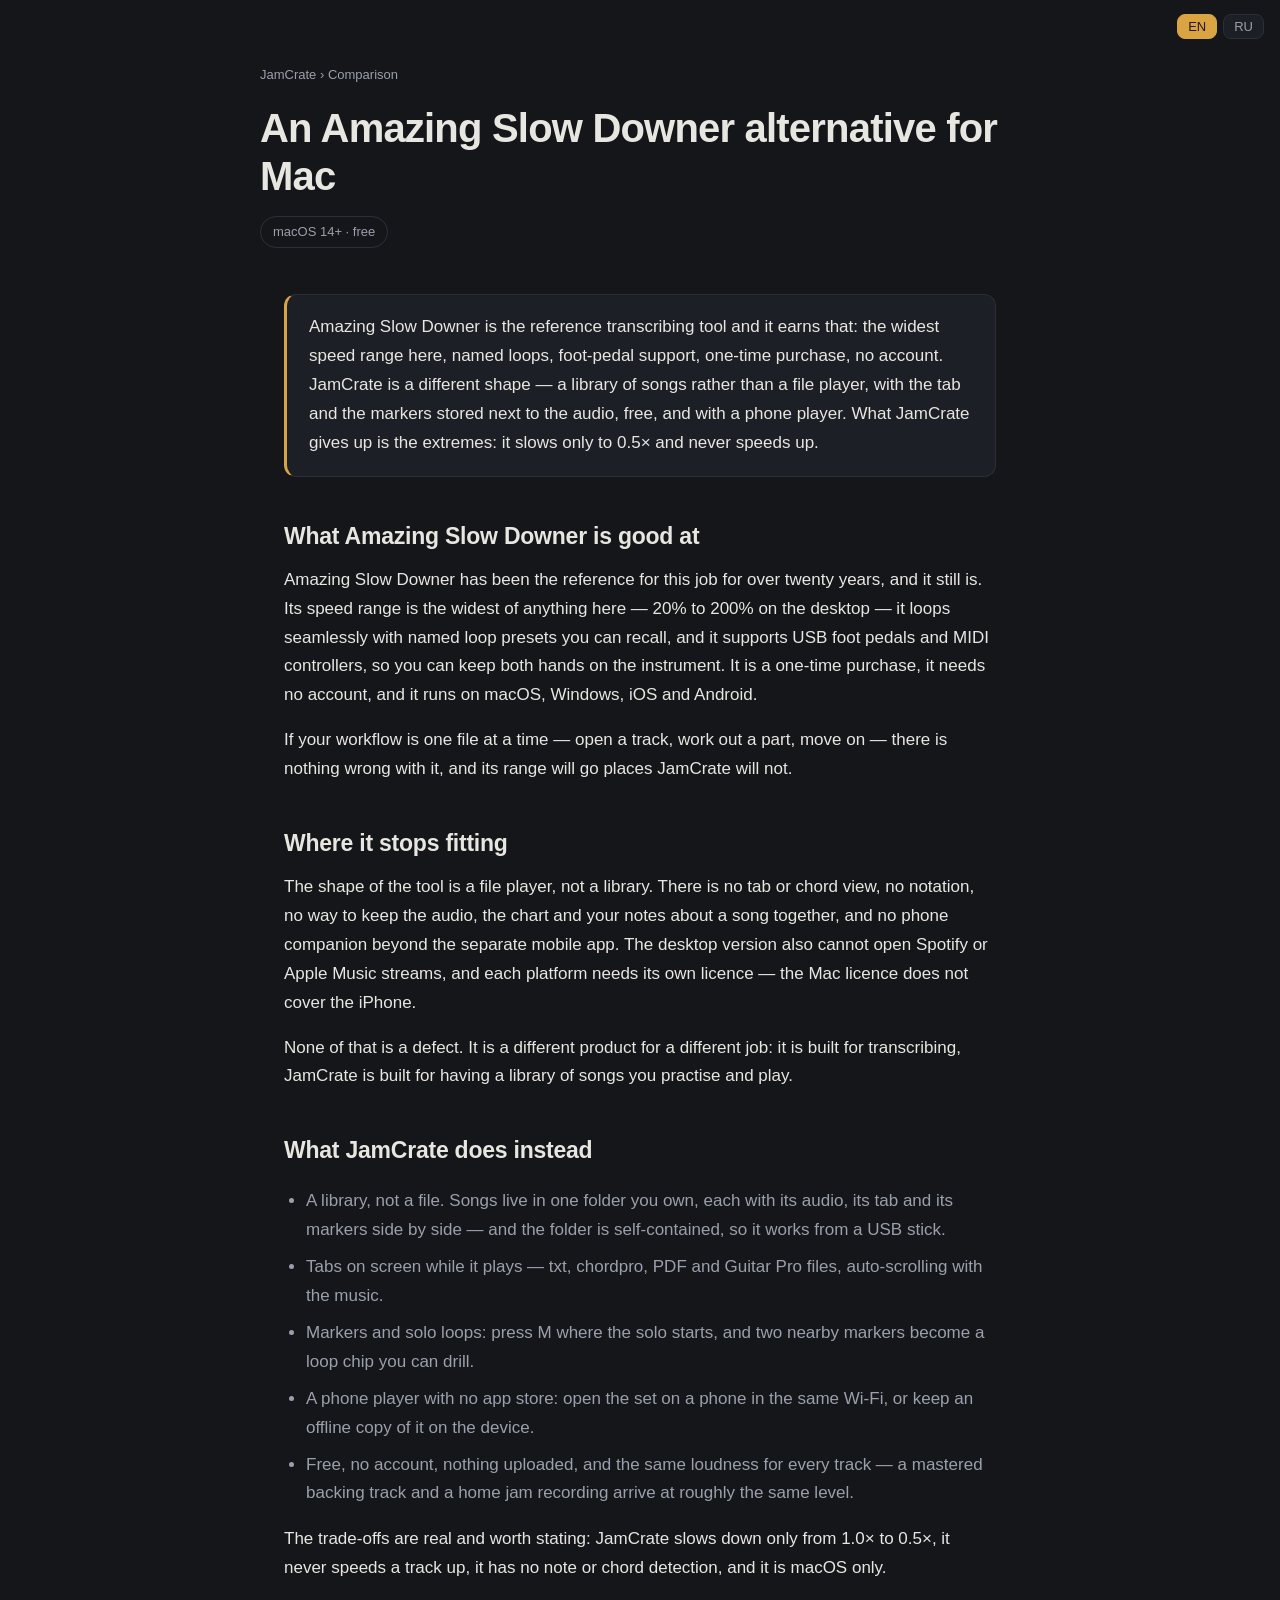
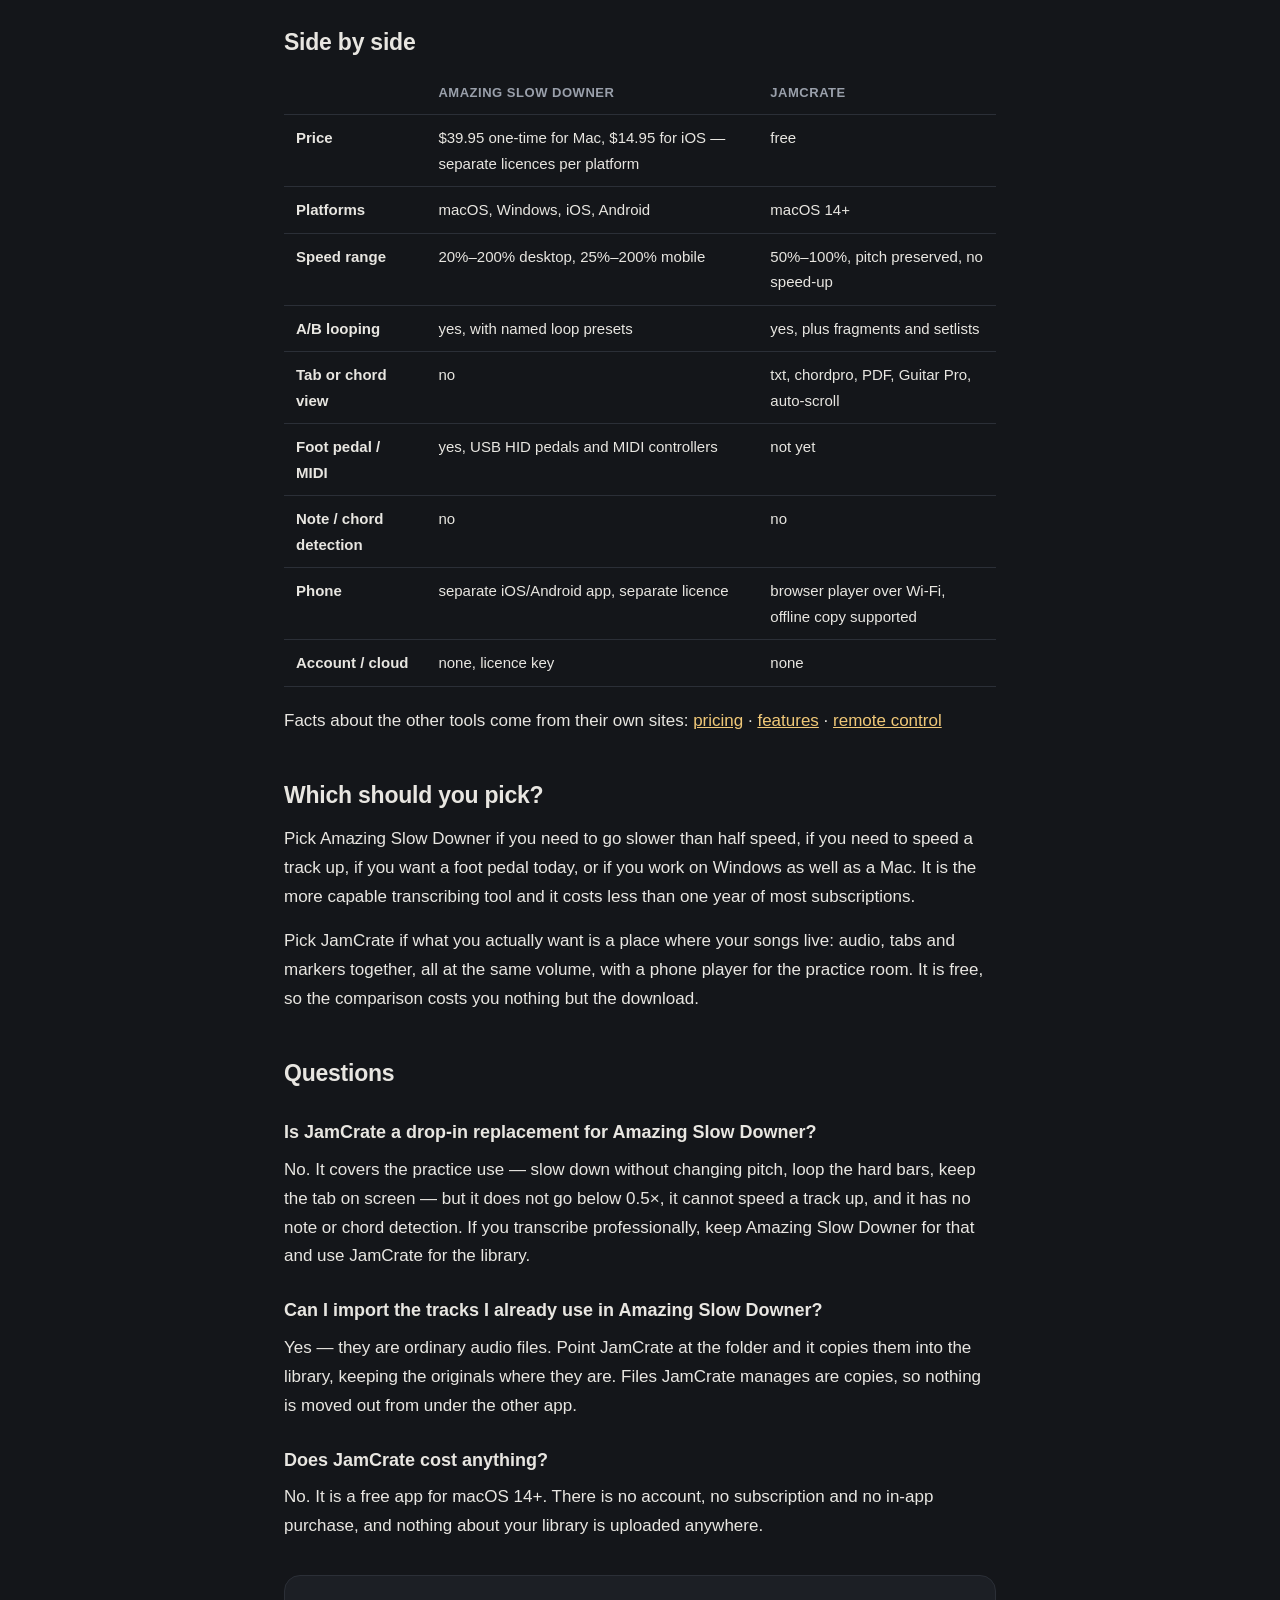
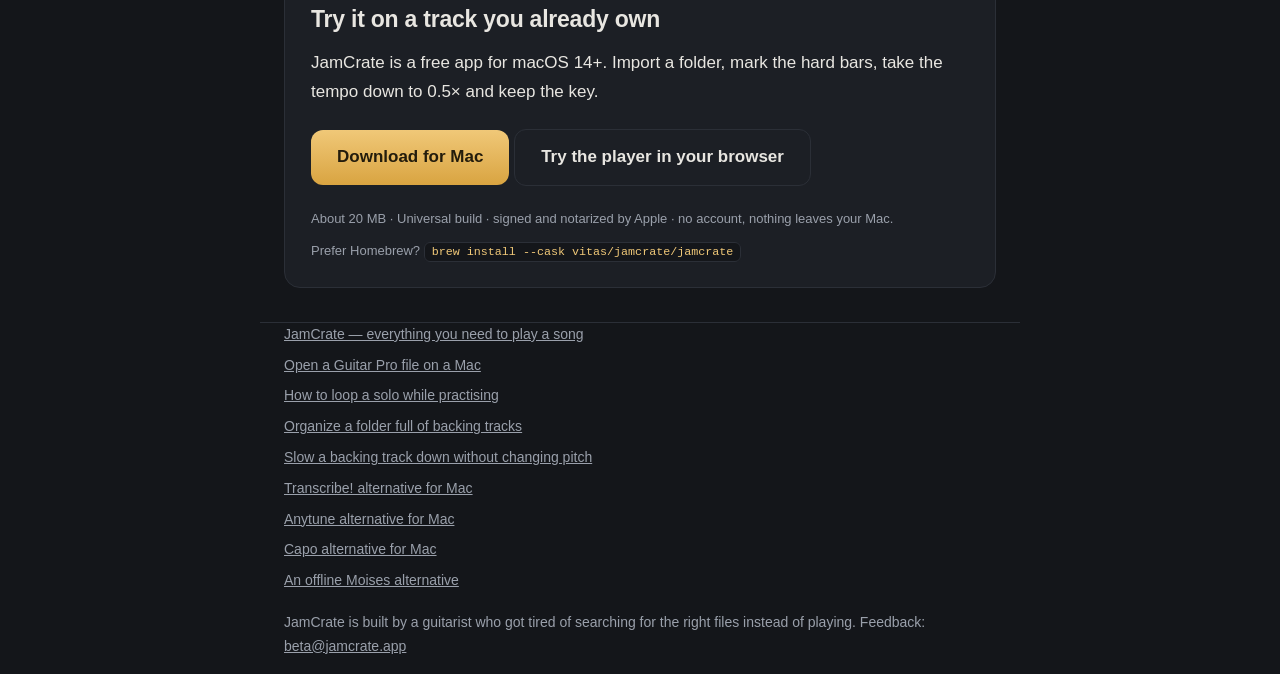
<file: amazing-slow-downer-alternative-mac/index.html>
<!DOCTYPE html>
<html lang="en">
<head>
<meta charset="utf-8">
<meta name="viewport" content="width=device-width, initial-scale=1">
<title data-en="An Amazing Slow Downer alternative for Mac (library-first)" data-ru="Замена Amazing Slow Downer на Mac (бесплатно, для библиотеки)">An Amazing Slow Downer alternative for Mac (library-first)</title>
<meta name="description" content="Amazing Slow Downer: 20%–200% speed, named loops, foot pedals, $39.95 one-time. Where it fits better than JamCrate, and where JamCrate fits instead.">
<link rel="canonical" href="https://jamcrate.app/amazing-slow-downer-alternative-mac/">
<link rel="icon" type="image/png" href="../favicon.png">
<meta property="og:type" content="article">
<meta property="og:site_name" content="JamCrate">
<meta property="og:url" content="https://jamcrate.app/amazing-slow-downer-alternative-mac/">
<meta property="og:title" content="An Amazing Slow Downer alternative for Mac">
<meta property="og:description" content="Amazing Slow Downer is the reference transcribing tool: 20%–200% speed, named loops, foot pedals, $39.95 one-time. Here is where it fits, where JamCrate fits instead, and what each one gives up.">
<meta property="og:image" content="https://jamcrate.app/og.png">
<script type="application/ld+json">
{
  "@context": "https://schema.org",
  "@type": "FAQPage",
  "mainEntity": [
    {
      "@type": "Question",
      "name": "Is JamCrate a drop-in replacement for Amazing Slow Downer?",
      "acceptedAnswer": {
        "@type": "Answer",
        "text": "No. It covers the practice use — slow down without changing pitch, loop the hard bars, keep the tab on screen — but it does not go below 0.5×, it cannot speed a track up, and it has no note or chord detection. If you transcribe professionally, keep Amazing Slow Downer for that and use JamCrate for the library."
      }
    },
    {
      "@type": "Question",
      "name": "Can I import the tracks I already use in Amazing Slow Downer?",
      "acceptedAnswer": {
        "@type": "Answer",
        "text": "Yes — they are ordinary audio files. Point JamCrate at the folder and it copies them into the library, keeping the originals where they are. Files JamCrate manages are copies, so nothing is moved out from under the other app."
      }
    },
    {
      "@type": "Question",
      "name": "Does JamCrate cost anything?",
      "acceptedAnswer": {
        "@type": "Answer",
        "text": "No. It is a free app for macOS 14+. There is no account, no subscription and no in-app purchase, and nothing about your library is uploaded anywhere."
      }
    }
  ]
}
</script>
<link rel="stylesheet" href="../article.css">
</head>
<body>
<div class="lang"><button id="bEN" class="on">EN</button><button id="bRU">RU</button></div>

<header class="top wrap">
  <p class="crumb"><a href="/">JamCrate</a> › <span data-en="Comparison" data-ru="Сравнение">Comparison</span></p>
  <h1 data-en="An Amazing Slow Downer alternative for Mac"
      data-ru="Замена Amazing Slow Downer на Mac">An Amazing Slow Downer alternative for Mac</h1>
  <p class="mac">macOS 14+ · <span data-en="free" data-ru="бесплатно">free</span></p>
</header>

<main class="wrap">
  <div class="answer">
  <p data-en="Amazing Slow Downer is the reference transcribing tool and it earns that: the widest speed range here, named loops, foot-pedal support, one-time purchase, no account. JamCrate is a different shape — a library of songs rather than a file player, with the tab and the markers stored next to the audio, free, and with a phone player. What JamCrate gives up is the extremes: it slows only to 0.5× and never speeds up."
     data-ru="Amazing Slow Downer — эталонный инструмент для транскрипции, и заслуженно: самый широкий диапазон скорости здесь, именованные лупы, поддержка педалей, разовая покупка, без аккаунта. JamCrate — другой по форме: библиотека песен, а не плеер файлов, где таб и маркеры лежат рядом с аудио, бесплатно и с плеером на телефоне. Чем JamCrate уступает — крайностями: замедляет только до 0.5× и не разгоняет.">Amazing Slow Downer is the reference transcribing tool and it earns that: the widest speed range here, named loops, foot-pedal support, one-time purchase, no account. JamCrate is a different shape — a library of songs rather than a file player, with the tab and the markers stored next to the audio, free, and with a phone player. What JamCrate gives up is the extremes: it slows only to 0.5× and never speeds up.</p>
  </div>

  <h2 data-en="What Amazing Slow Downer is good at" data-ru="В чём Amazing Slow Downer хорош">What Amazing Slow Downer is good at</h2>
  <p data-en="Amazing Slow Downer has been the reference for this job for over twenty years, and it still is. Its speed range is the widest of anything here — 20% to 200% on the desktop — it loops seamlessly with named loop presets you can recall, and it supports USB foot pedals and MIDI controllers, so you can keep both hands on the instrument. It is a one-time purchase, it needs no account, and it runs on macOS, Windows, iOS and Android."
     data-ru="Amazing Slow Downer уже больше двадцати лет остаётся эталоном в этой задаче — и остаётся им до сих пор. Диапазон скорости у него самый широкий из всего, что здесь есть: от 20% до 200% на десктопе. Он зацикливает без разрыва, с именованными пресетами лупов, и поддерживает USB-педали и MIDI-контроллеры, так что обе руки остаются на инструменте. Это разовая покупка, аккаунт не нужен, и работает он на macOS, Windows, iOS и Android.">Amazing Slow Downer has been the reference for this job for over twenty years, and it still is. Its speed range is the widest of anything here — 20% to 200% on the desktop — it loops seamlessly with named loop presets you can recall, and it supports USB foot pedals and MIDI controllers, so you can keep both hands on the instrument. It is a one-time purchase, it needs no account, and it runs on macOS, Windows, iOS and Android.</p>
  <p data-en="If your workflow is one file at a time — open a track, work out a part, move on — there is nothing wrong with it, and its range will go places JamCrate will not."
     data-ru="Если ты работаешь по одному файлу — открыл трек, разобрал партию, пошёл дальше — с ним всё в порядке, и его диапазон уходит туда, куда JamCrate не пойдёт.">If your workflow is one file at a time — open a track, work out a part, move on — there is nothing wrong with it, and its range will go places JamCrate will not.</p>
  <h2 data-en="Where it stops fitting" data-ru="Где он перестаёт подходить">Where it stops fitting</h2>
  <p data-en="The shape of the tool is a file player, not a library. There is no tab or chord view, no notation, no way to keep the audio, the chart and your notes about a song together, and no phone companion beyond the separate mobile app. The desktop version also cannot open Spotify or Apple Music streams, and each platform needs its own licence — the Mac licence does not cover the iPhone."
     data-ru="По форме это плеер файлов, а не библиотека. В нём нет ни таба, ни аккордов, ни нотации, нет способа держать аудио, схему и свои заметки о песне вместе, и нет спутника на телефоне, кроме отдельного мобильного приложения. Десктопная версия к тому же не открывает потоки Spotify и Apple Music, а лицензия нужна на каждую платформу отдельно: лицензия для Mac не покрывает iPhone.">The shape of the tool is a file player, not a library. There is no tab or chord view, no notation, no way to keep the audio, the chart and your notes about a song together, and no phone companion beyond the separate mobile app. The desktop version also cannot open Spotify or Apple Music streams, and each platform needs its own licence — the Mac licence does not cover the iPhone.</p>
  <p data-en="None of that is a defect. It is a different product for a different job: it is built for transcribing, JamCrate is built for having a library of songs you practise and play."
     data-ru="Это не недостаток. Это другой продукт для другой задачи: он сделан для транскрипции, а JamCrate — для библиотеки песен, которые ты отрабатываешь и играешь.">None of that is a defect. It is a different product for a different job: it is built for transcribing, JamCrate is built for having a library of songs you practise and play.</p>
  <h2 data-en="What JamCrate does instead" data-ru="Что вместо этого делает JamCrate">What JamCrate does instead</h2>
  <ul>
    <li data-en="A library, not a file. Songs live in one folder you own, each with its audio, its tab and its markers side by side — and the folder is self-contained, so it works from a USB stick."
        data-ru="Библиотека, а не файл. Песни лежат в одной папке, которой ты владеешь: аудио, таб и маркеры рядом друг с другом, и папка самодостаточна — работает и с USB-флешки.">A library, not a file. Songs live in one folder you own, each with its audio, its tab and its markers side by side — and the folder is self-contained, so it works from a USB stick.</li>
    <li data-en="Tabs on screen while it plays — txt, chordpro, PDF and Guitar Pro files, auto-scrolling with the music."
        data-ru="Табы на экране во время игры — txt, chordpro, PDF и файлы Guitar Pro, с автопрокруткой под музыку.">Tabs on screen while it plays — txt, chordpro, PDF and Guitar Pro files, auto-scrolling with the music.</li>
    <li data-en="Markers and solo loops: press M where the solo starts, and two nearby markers become a loop chip you can drill."
        data-ru="Маркеры и лупы соло: нажми M там, где начинается соло, и два соседних маркера превращаются в чип-луп для отработки.">Markers and solo loops: press M where the solo starts, and two nearby markers become a loop chip you can drill.</li>
    <li data-en="A phone player with no app store: open the set on a phone in the same Wi-Fi, or keep an offline copy of it on the device."
        data-ru="Плеер на телефоне без магазина приложений: открой сет на телефоне в той же Wi-Fi или оставь на устройстве офлайн-копию.">A phone player with no app store: open the set on a phone in the same Wi-Fi, or keep an offline copy of it on the device.</li>
    <li data-en="Free, no account, nothing uploaded, and the same loudness for every track — a mastered backing track and a home jam recording arrive at roughly the same level."
        data-ru="Бесплатно, без аккаунта, ничего не загружается, и все треки на одной громкости: мастерённая минусовка и домашняя запись приходят примерно на одном уровне.">Free, no account, nothing uploaded, and the same loudness for every track — a mastered backing track and a home jam recording arrive at roughly the same level.</li>
  </ul>
  <p data-en="The trade-offs are real and worth stating: JamCrate slows down only from 1.0× to 0.5×, it never speeds a track up, it has no note or chord detection, and it is macOS only."
     data-ru="Компромиссы здесь настоящие, и о них стоит сказать прямо: JamCrate замедляет только с 1.0× до 0.5×, никогда не разгоняет трек, не распознаёт ноты и аккорды и работает только на macOS.">The trade-offs are real and worth stating: JamCrate slows down only from 1.0× to 0.5×, it never speeds a track up, it has no note or chord detection, and it is macOS only.</p>
  <h2 data-en="Side by side" data-ru="Рядом">Side by side</h2>
  <table>
    <tr>
      <th></th>
      <th data-en="Amazing Slow Downer" data-ru="Amazing Slow Downer">Amazing Slow Downer</th>
      <th data-en="JamCrate" data-ru="JamCrate">JamCrate</th>
    </tr>
    <tr>
      <td><b data-en="Price" data-ru="Цена">Price</b></td>
      <td data-en="$39.95 one-time for Mac, $14.95 for iOS — separate licences per platform" data-ru="39,95 $ разово за Mac, 14,95 $ за iOS — лицензии на каждую платформу отдельно">$39.95 one-time for Mac, $14.95 for iOS — separate licences per platform</td>
      <td data-en="free" data-ru="бесплатно">free</td>
    </tr>
    <tr>
      <td><b data-en="Platforms" data-ru="Платформы">Platforms</b></td>
      <td data-en="macOS, Windows, iOS, Android" data-ru="macOS, Windows, iOS, Android">macOS, Windows, iOS, Android</td>
      <td data-en="macOS 14+" data-ru="macOS 14+">macOS 14+</td>
    </tr>
    <tr>
      <td><b data-en="Speed range" data-ru="Диапазон скорости">Speed range</b></td>
      <td data-en="20%–200% desktop, 25%–200% mobile" data-ru="20%–200% на десктопе, 25%–200% на мобильных">20%–200% desktop, 25%–200% mobile</td>
      <td data-en="50%–100%, pitch preserved, no speed-up" data-ru="50%–100%, тон сохраняется, разгона нет">50%–100%, pitch preserved, no speed-up</td>
    </tr>
    <tr>
      <td><b data-en="A/B looping" data-ru="Повтор фрагмента">A/B looping</b></td>
      <td data-en="yes, with named loop presets" data-ru="да, с именованными пресетами лупов">yes, with named loop presets</td>
      <td data-en="yes, plus fragments and setlists" data-ru="да, плюс фрагменты и сетлисты">yes, plus fragments and setlists</td>
    </tr>
    <tr>
      <td><b data-en="Tab or chord view" data-ru="Таб или аккорды">Tab or chord view</b></td>
      <td data-en="no" data-ru="нет">no</td>
      <td data-en="txt, chordpro, PDF, Guitar Pro, auto-scroll" data-ru="txt, chordpro, PDF, Guitar Pro, автопрокрутка">txt, chordpro, PDF, Guitar Pro, auto-scroll</td>
    </tr>
    <tr>
      <td><b data-en="Foot pedal / MIDI" data-ru="Педаль / MIDI">Foot pedal / MIDI</b></td>
      <td data-en="yes, USB HID pedals and MIDI controllers" data-ru="да, USB HID-педали и MIDI-контроллеры">yes, USB HID pedals and MIDI controllers</td>
      <td data-en="not yet" data-ru="пока нет">not yet</td>
    </tr>
    <tr>
      <td><b data-en="Note / chord detection" data-ru="Распознавание нот и аккордов">Note / chord detection</b></td>
      <td data-en="no" data-ru="нет">no</td>
      <td data-en="no" data-ru="нет">no</td>
    </tr>
    <tr>
      <td><b data-en="Phone" data-ru="Телефон">Phone</b></td>
      <td data-en="separate iOS/Android app, separate licence" data-ru="отдельное приложение и отдельная лицензия">separate iOS/Android app, separate licence</td>
      <td data-en="browser player over Wi-Fi, offline copy supported" data-ru="плеер в браузере по Wi-Fi, офлайн-копия поддерживается">browser player over Wi-Fi, offline copy supported</td>
    </tr>
    <tr>
      <td><b data-en="Account / cloud" data-ru="Аккаунт / облако">Account / cloud</b></td>
      <td data-en="none, licence key" data-ru="нет, лицензионный ключ">none, licence key</td>
      <td data-en="none" data-ru="нет">none</td>
    </tr>
  </table>
  <p class="fine" data-en="Facts about the other tools come from their own sites:"
     data-ru="Факты о других инструментах — с их собственных сайтов:">Facts about the other tools come from their own sites: <a href="https://www.ronimusic.com/pricelist.htm" data-en="pricing" data-ru="цены">pricing</a> · <a href="https://www.ronimusic.com/amsldowin.htm" data-en="features" data-ru="возможности">features</a> · <a href="https://www.ronimusic.com/asd_remote_control.htm" data-en="remote control" data-ru="пульт и педали">remote control</a></p>
  <h2 data-en="Which should you pick?" data-ru="Что выбрать?">Which should you pick?</h2>
  <p data-en="Pick Amazing Slow Downer if you need to go slower than half speed, if you need to speed a track up, if you want a foot pedal today, or if you work on Windows as well as a Mac. It is the more capable transcribing tool and it costs less than one year of most subscriptions."
     data-ru="Выбирай Amazing Slow Downer, если нужно медленнее половины, если нужно разгонять трек, если педаль нужна сегодня или если ты работаешь не только на Mac, но и на Windows. Это более мощный инструмент для транскрипции, и он стоит меньше, чем год большинства подписок.">Pick Amazing Slow Downer if you need to go slower than half speed, if you need to speed a track up, if you want a foot pedal today, or if you work on Windows as well as a Mac. It is the more capable transcribing tool and it costs less than one year of most subscriptions.</p>
  <p data-en="Pick JamCrate if what you actually want is a place where your songs live: audio, tabs and markers together, all at the same volume, with a phone player for the practice room. It is free, so the comparison costs you nothing but the download."
     data-ru="Выбирай JamCrate, если тебе на самом деле нужно место, где живут твои песни: аудио, табы и маркеры вместе, всё на одной громкости, плюс плеер на телефоне для репетиционной. Он бесплатный, так что сравнение стоит тебе только скачивания.">Pick JamCrate if what you actually want is a place where your songs live: audio, tabs and markers together, all at the same volume, with a phone player for the practice room. It is free, so the comparison costs you nothing but the download.</p>
  <section class="faq">
  <h2 data-en="Questions" data-ru="Вопросы">Questions</h2>
  <h3 data-en="Is JamCrate a drop-in replacement for Amazing Slow Downer?" data-ru="JamCrate — прямая замена Amazing Slow Downer?">Is JamCrate a drop-in replacement for Amazing Slow Downer?</h3>
  <p data-en="No. It covers the practice use — slow down without changing pitch, loop the hard bars, keep the tab on screen — but it does not go below 0.5×, it cannot speed a track up, and it has no note or chord detection. If you transcribe professionally, keep Amazing Slow Downer for that and use JamCrate for the library."
     data-ru="Нет. Он закрывает практику — замедлить без изменения тона, зациклить трудные такты, держать таб на экране — но не идёт ниже 0.5×, не разгоняет трек и не распознаёт ноты и аккорды. Если ты профессионально транскрибируешь, оставь Amazing Slow Downer для этого, а JamCrate — для библиотеки.">No. It covers the practice use — slow down without changing pitch, loop the hard bars, keep the tab on screen — but it does not go below 0.5×, it cannot speed a track up, and it has no note or chord detection. If you transcribe professionally, keep Amazing Slow Downer for that and use JamCrate for the library.</p>
  <h3 data-en="Can I import the tracks I already use in Amazing Slow Downer?" data-ru="Можно перенести треки, которые уже использую в Amazing Slow Downer?">Can I import the tracks I already use in Amazing Slow Downer?</h3>
  <p data-en="Yes — they are ordinary audio files. Point JamCrate at the folder and it copies them into the library, keeping the originals where they are. Files JamCrate manages are copies, so nothing is moved out from under the other app."
     data-ru="Да, это обычные аудиофайлы. Укажи JamCrate на папку — он скопирует их в библиотеку, оставив оригиналы на месте. Управляемые файлы — это копии, так что из-под другого приложения ничего не пропадёт.">Yes — they are ordinary audio files. Point JamCrate at the folder and it copies them into the library, keeping the originals where they are. Files JamCrate manages are copies, so nothing is moved out from under the other app.</p>
  <h3 data-en="Does JamCrate cost anything?" data-ru="JamCrate что-то стоит?">Does JamCrate cost anything?</h3>
  <p data-en="No. It is a free app for macOS 14+. There is no account, no subscription and no in-app purchase, and nothing about your library is uploaded anywhere."
     data-ru="Нет. Это бесплатное приложение для macOS 14+. Ни аккаунта, ни подписки, ни встроенных покупок, и ничего из твоей библиотеки никуда не загружается.">No. It is a free app for macOS 14+. There is no account, no subscription and no in-app purchase, and nothing about your library is uploaded anywhere.</p>
  </section>
  <div class="box">
    <h2 data-en="Try it on a track you already own" data-ru="Попробуй на своём треке">Try it on a track you already own</h2>
    <p data-en="JamCrate is a free app for macOS 14+. Import a folder, mark the hard bars, take the tempo down to 0.5× and keep the key."
       data-ru="JamCrate — бесплатное приложение для macOS 14+. Импортируй папку, отметь трудные такты, уведи темп к 0.5× и останься в той же тональности.">JamCrate is a free app for macOS 14+. Import a folder, mark the hard bars, take the tempo down to 0.5× and keep the key.</p>
    <p>
      <a class="cta" href="https://github.com/vitas/jamcrate-beta/releases/download/v0.9.16-beta/JamCrate.dmg" data-en="Download for Mac" data-ru="Скачать для Mac">Download for Mac</a>
      <a class="cta secondary" href="https://play.jamcrate.app" data-en="Try the player in your browser" data-ru="Открыть плеер в браузере">Try the player in your browser</a>
    </p>
    <p class="fine" data-en="About 20 MB · Universal build · signed and notarized by Apple · no account, nothing leaves your Mac." data-ru="Около 20 МБ · универсальная сборка · подписано и нотаризовано Apple · без аккаунта, ничего не покидает твой Mac.">About 20 MB · Universal build · signed and notarized by Apple · no account, nothing leaves your Mac.</p>
    <p class="fine" data-en="Prefer Homebrew? <code>brew install --cask vitas/jamcrate/jamcrate</code>" data-ru="Привык к Homebrew? <code>brew install --cask vitas/jamcrate/jamcrate</code>">Prefer Homebrew? <code>brew install --cask vitas/jamcrate/jamcrate</code></p>
  </div>
</main>

<footer class="wrap">
  <ul>
    <li><a href="/" data-en="JamCrate — everything you need to play a song" data-ru="JamCrate — всё, чтобы сыграть песню">JamCrate — everything you need to play a song</a></li>
    <li><a href="/open-gp5-on-mac/" data-en="Open a Guitar Pro file on a Mac" data-ru="Открыть файл Guitar Pro на Mac">Open a Guitar Pro file on a Mac</a></li>
    <li><a href="/loop-a-solo-while-practicing/" data-en="How to loop a solo while practising" data-ru="Как зациклить соло во время занятий">How to loop a solo while practising</a></li>
    <li><a href="/organize-backing-tracks-mac/" data-en="Organize a folder full of backing tracks" data-ru="Разобрать папку с минусовками">Organize a folder full of backing tracks</a></li>
    <li><a href="/slow-down-backing-track-without-pitch-change/" data-en="Slow a backing track down without changing pitch" data-ru="Замедлить минусовку без смены тона">Slow a backing track down without changing pitch</a></li>
    <li><a href="/transcribe-alternative-mac/" data-en="Transcribe! alternative for Mac" data-ru="Замена Transcribe! на Mac">Transcribe! alternative for Mac</a></li>
    <li><a href="/anytune-alternative-mac/" data-en="Anytune alternative for Mac" data-ru="Замена Anytune на Mac">Anytune alternative for Mac</a></li>
    <li><a href="/capo-alternative-mac/" data-en="Capo alternative for Mac" data-ru="Замена Capo на Mac">Capo alternative for Mac</a></li>
    <li><a href="/moises-alternative-offline/" data-en="An offline Moises alternative" data-ru="Офлайн-замена Moises">An offline Moises alternative</a></li>
  </ul>
  <p data-en="JamCrate is built by a guitarist who got tired of searching for the right files instead of playing. Feedback: <a href=&quot;mailto:beta@jamcrate.app&quot;>beta@jamcrate.app</a>"
       data-ru="JamCrate делает гитарист, который устал искать нужные файлы вместо того, чтобы играть. Обратная связь: <a href=&quot;mailto:beta@jamcrate.app&quot;>beta@jamcrate.app</a>">JamCrate is built by a guitarist who got tired of searching for the right files instead of playing. Feedback: <a href="mailto:beta@jamcrate.app">beta@jamcrate.app</a></p>
</footer>
<script src="../lang.js"></script>
<script src="../site.js" defer></script>
</body>
</html>
</file>
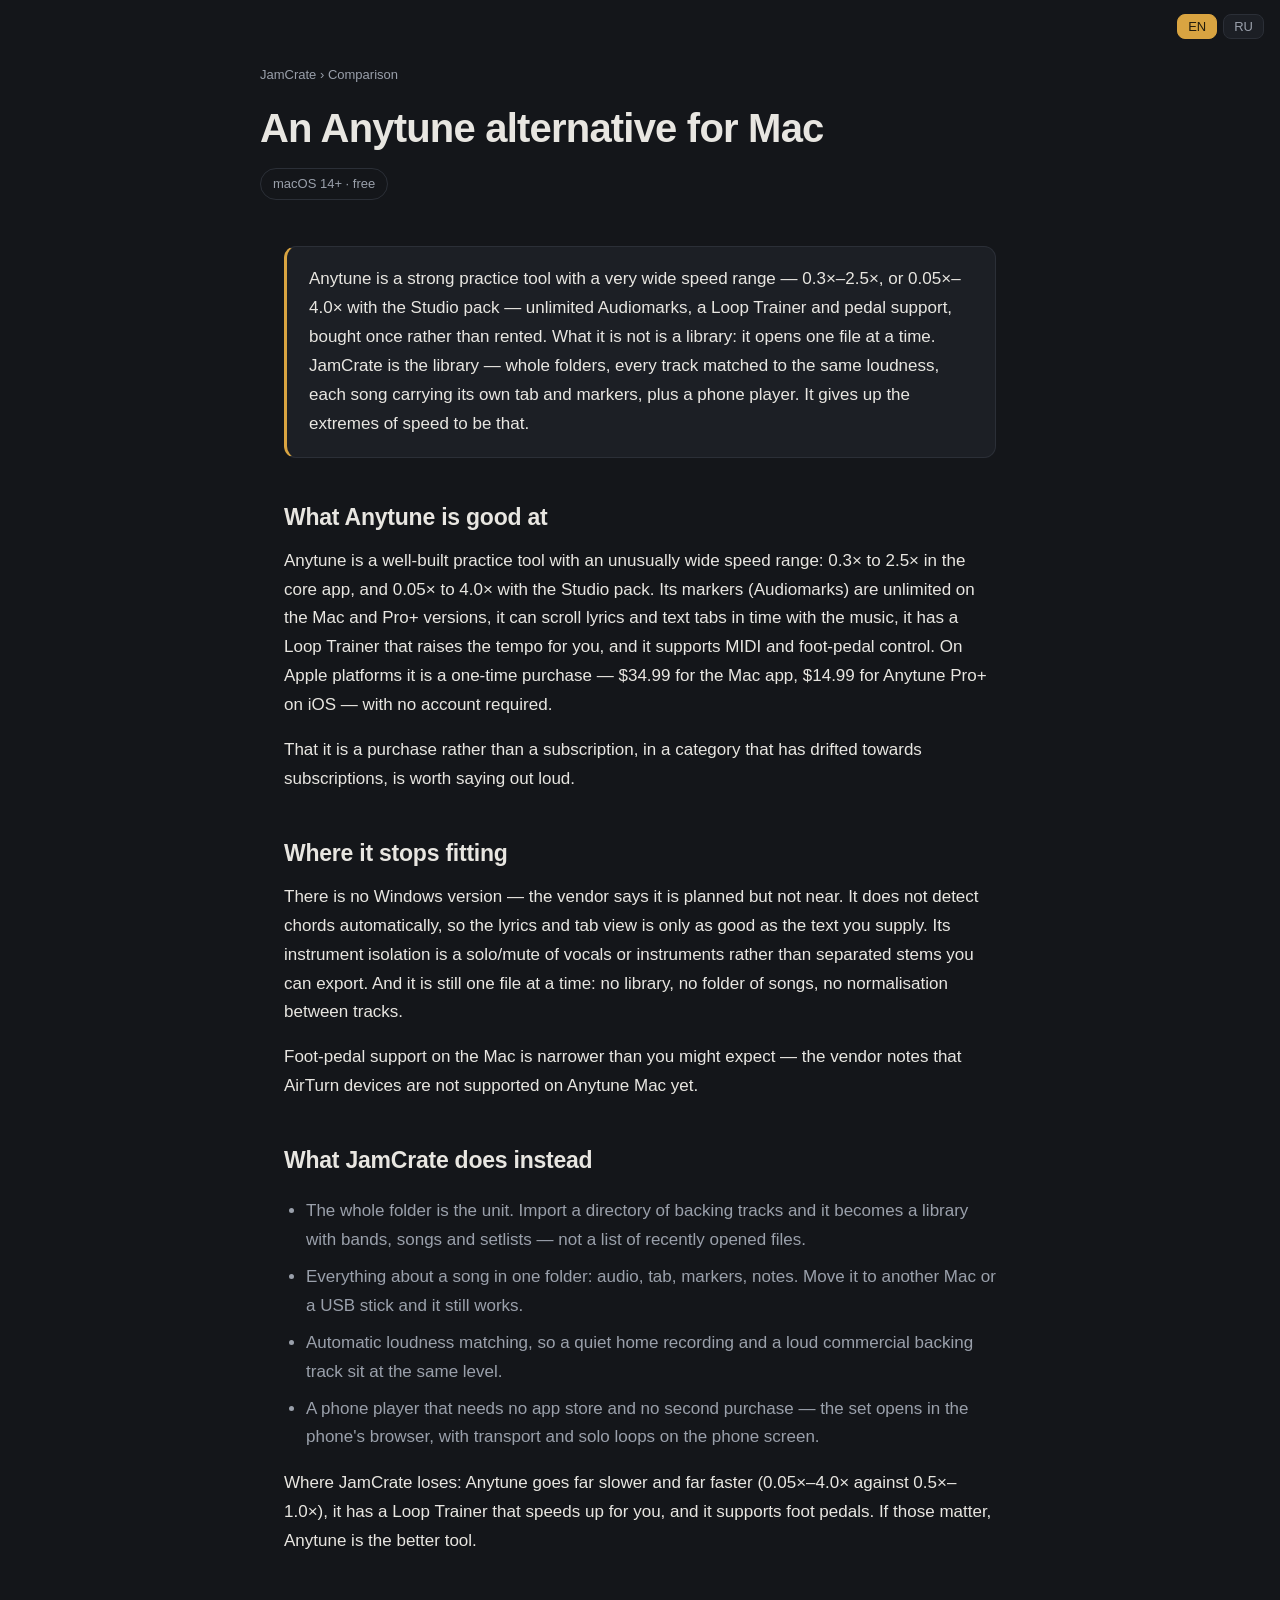
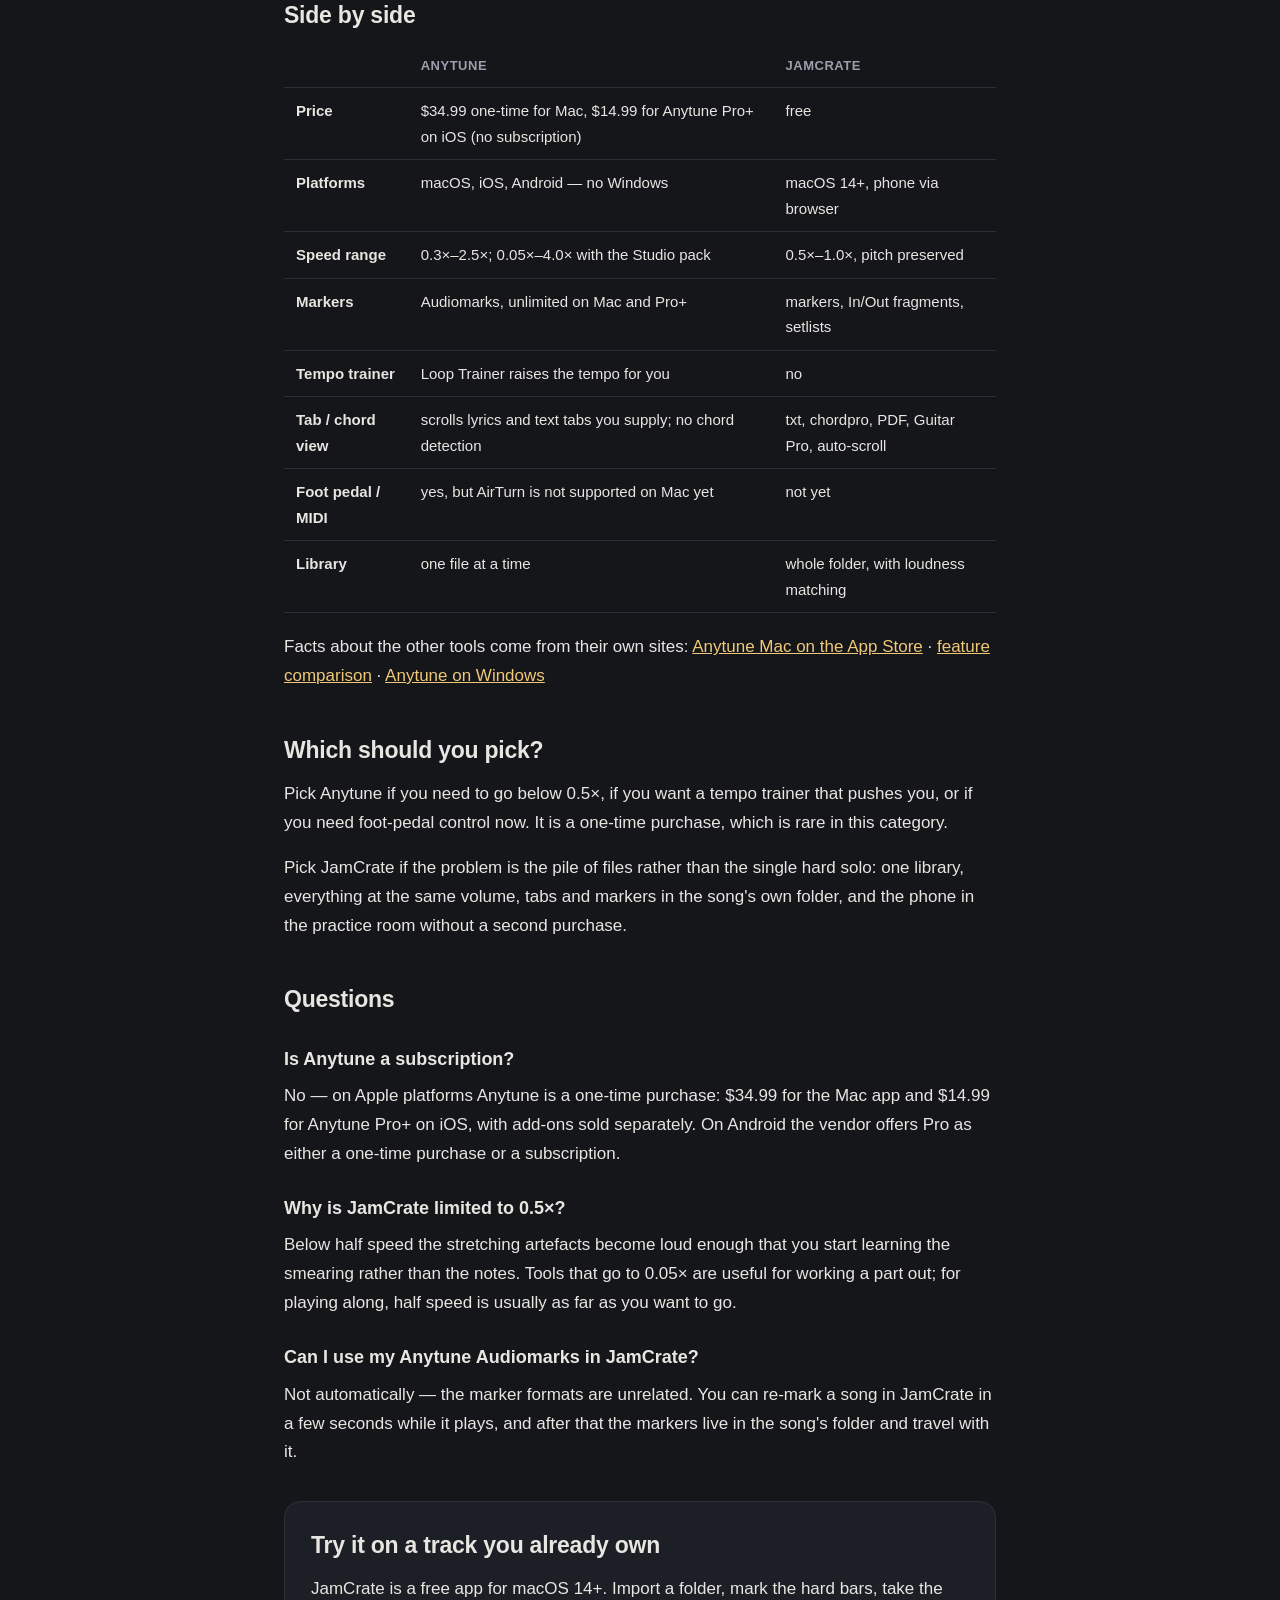
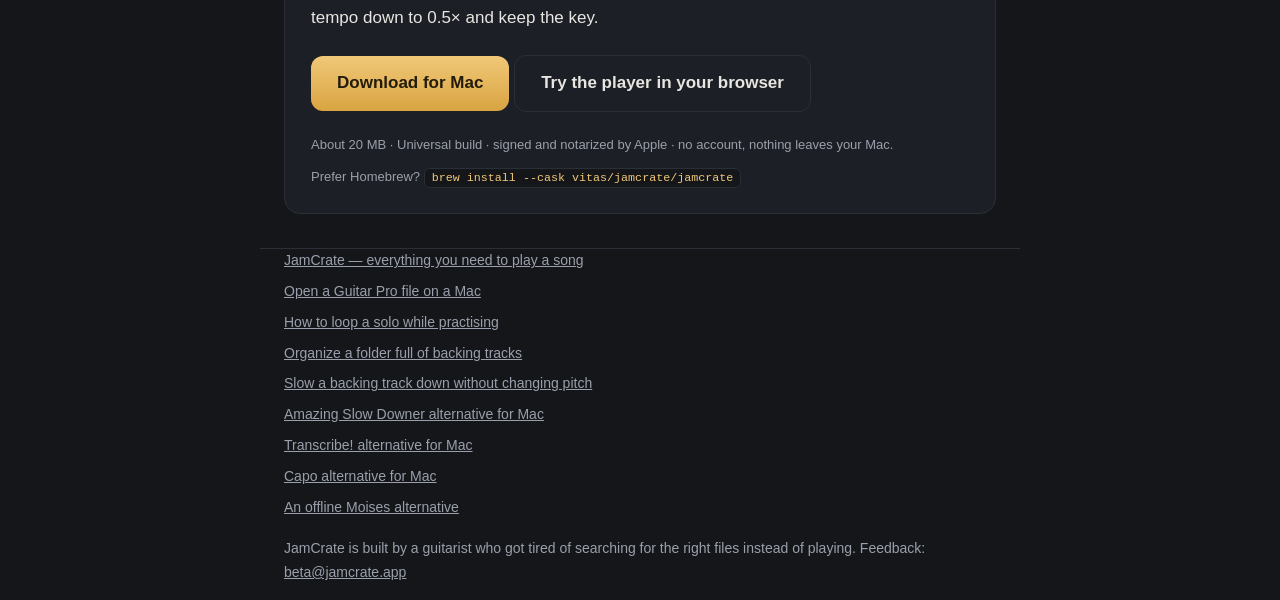
<file: anytune-alternative-mac/index.html>
<!DOCTYPE html>
<html lang="en">
<head>
<meta charset="utf-8">
<meta name="viewport" content="width=device-width, initial-scale=1">
<title data-en="An Anytune alternative for Mac (library-first, free)" data-ru="Замена Anytune на Mac (для библиотеки, бесплатно)">An Anytune alternative for Mac (library-first, free)</title>
<meta name="description" content="Anytune does 0.05×–4.0× with a Loop Trainer and foot-pedal control. JamCrate is a library instead: whole folders, tabs and markers per song.">
<link rel="canonical" href="https://jamcrate.app/anytune-alternative-mac/">
<link rel="icon" type="image/png" href="../favicon.png">
<meta property="og:type" content="article">
<meta property="og:site_name" content="JamCrate">
<meta property="og:url" content="https://jamcrate.app/anytune-alternative-mac/">
<meta property="og:title" content="An Anytune alternative for Mac">
<meta property="og:description" content="Anytune does 0.05×–4.0×, has a Loop Trainer and foot-pedal control, and is a one-time purchase. JamCrate is a library instead: whole folders, matched loudness, tabs and markers per song. Honest comparison of both.">
<meta property="og:image" content="https://jamcrate.app/og.png">
<script type="application/ld+json">
{
  "@context": "https://schema.org",
  "@type": "FAQPage",
  "mainEntity": [
    {
      "@type": "Question",
      "name": "Is Anytune a subscription?",
      "acceptedAnswer": {
        "@type": "Answer",
        "text": "No — on Apple platforms Anytune is a one-time purchase: $34.99 for the Mac app and $14.99 for Anytune Pro+ on iOS, with add-ons sold separately. On Android the vendor offers Pro as either a one-time purchase or a subscription."
      }
    },
    {
      "@type": "Question",
      "name": "Why is JamCrate limited to 0.5×?",
      "acceptedAnswer": {
        "@type": "Answer",
        "text": "Below half speed the stretching artefacts become loud enough that you start learning the smearing rather than the notes. Tools that go to 0.05× are useful for working a part out; for playing along, half speed is usually as far as you want to go."
      }
    },
    {
      "@type": "Question",
      "name": "Can I use my Anytune Audiomarks in JamCrate?",
      "acceptedAnswer": {
        "@type": "Answer",
        "text": "Not automatically — the marker formats are unrelated. You can re-mark a song in JamCrate in a few seconds while it plays, and after that the markers live in the song's folder and travel with it."
      }
    }
  ]
}
</script>
<link rel="stylesheet" href="../article.css">
</head>
<body>
<div class="lang"><button id="bEN" class="on">EN</button><button id="bRU">RU</button></div>

<header class="top wrap">
  <p class="crumb"><a href="/">JamCrate</a> › <span data-en="Comparison" data-ru="Сравнение">Comparison</span></p>
  <h1 data-en="An Anytune alternative for Mac"
      data-ru="Замена Anytune на Mac">An Anytune alternative for Mac</h1>
  <p class="mac">macOS 14+ · <span data-en="free" data-ru="бесплатно">free</span></p>
</header>

<main class="wrap">
  <div class="answer">
  <p data-en="Anytune is a strong practice tool with a very wide speed range — 0.3×–2.5×, or 0.05×–4.0× with the Studio pack — unlimited Audiomarks, a Loop Trainer and pedal support, bought once rather than rented. What it is not is a library: it opens one file at a time. JamCrate is the library — whole folders, every track matched to the same loudness, each song carrying its own tab and markers, plus a phone player. It gives up the extremes of speed to be that."
     data-ru="Anytune — сильный инструмент для занятий с очень широким диапазоном скорости: 0.3×–2.5×, а с пакетом Studio — 0.05×–4.0×, неограниченные Audiomarks, Loop Trainer и поддержка педалей, куплено один раз, а не арендовано. Чего в нём нет — библиотеки: он открывает по одному файлу. JamCrate — это библиотека: целые папки, все треки на одной громкости, у каждой песни свой таб и маркеры, плюс плеер на телефоне. Ради этого он отказывается от крайностей скорости.">Anytune is a strong practice tool with a very wide speed range — 0.3×–2.5×, or 0.05×–4.0× with the Studio pack — unlimited Audiomarks, a Loop Trainer and pedal support, bought once rather than rented. What it is not is a library: it opens one file at a time. JamCrate is the library — whole folders, every track matched to the same loudness, each song carrying its own tab and markers, plus a phone player. It gives up the extremes of speed to be that.</p>
  </div>

  <h2 data-en="What Anytune is good at" data-ru="В чём Anytune хорош">What Anytune is good at</h2>
  <p data-en="Anytune is a well-built practice tool with an unusually wide speed range: 0.3× to 2.5× in the core app, and 0.05× to 4.0× with the Studio pack. Its markers (Audiomarks) are unlimited on the Mac and Pro+ versions, it can scroll lyrics and text tabs in time with the music, it has a Loop Trainer that raises the tempo for you, and it supports MIDI and foot-pedal control. On Apple platforms it is a one-time purchase — $34.99 for the Mac app, $14.99 for Anytune Pro+ on iOS — with no account required."
     data-ru="Anytune — хорошо сделанный инструмент для занятий с необычно широким диапазоном скорости: 0.3×–2.5× в основной программе и 0.05×–4.0× с пакетом Studio. Его маркеры (Audiomarks) не ограничены на Mac и в Pro+, он прокручивает текст и табы синхронно с музыкой, у него есть Loop Trainer, который сам поднимает темп, и он поддерживает MIDI и педали. На платформах Apple это разовая покупка — 34,99 $ за приложение для Mac и 14,99 $ за Anytune Pro+ на iOS — и аккаунт не нужен.">Anytune is a well-built practice tool with an unusually wide speed range: 0.3× to 2.5× in the core app, and 0.05× to 4.0× with the Studio pack. Its markers (Audiomarks) are unlimited on the Mac and Pro+ versions, it can scroll lyrics and text tabs in time with the music, it has a Loop Trainer that raises the tempo for you, and it supports MIDI and foot-pedal control. On Apple platforms it is a one-time purchase — $34.99 for the Mac app, $14.99 for Anytune Pro+ on iOS — with no account required.</p>
  <p data-en="That it is a purchase rather than a subscription, in a category that has drifted towards subscriptions, is worth saying out loud."
     data-ru="То, что это покупка, а не подписка, в категории, которая дрейфует к подпискам, стоит сказать вслух.">That it is a purchase rather than a subscription, in a category that has drifted towards subscriptions, is worth saying out loud.</p>
  <h2 data-en="Where it stops fitting" data-ru="Где он перестаёт подходить">Where it stops fitting</h2>
  <p data-en="There is no Windows version — the vendor says it is planned but not near. It does not detect chords automatically, so the lyrics and tab view is only as good as the text you supply. Its instrument isolation is a solo/mute of vocals or instruments rather than separated stems you can export. And it is still one file at a time: no library, no folder of songs, no normalisation between tracks."
     data-ru="Версии для Windows нет — разработчик говорит, что она планируется, но не скоро. Аккорды он не распознаёт автоматически, так что вид с текстом и табами ровно настолько хорош, насколько хорош текст, который ты дал. Выделение инструментов — это solo/mute вокала или инструментов, а не отдельные стемы, которые можно выгрузить. И это по-прежнему один файл за раз: ни библиотеки, ни папки песен, ни выравнивания между треками.">There is no Windows version — the vendor says it is planned but not near. It does not detect chords automatically, so the lyrics and tab view is only as good as the text you supply. Its instrument isolation is a solo/mute of vocals or instruments rather than separated stems you can export. And it is still one file at a time: no library, no folder of songs, no normalisation between tracks.</p>
  <p data-en="Foot-pedal support on the Mac is narrower than you might expect — the vendor notes that AirTurn devices are not supported on Anytune Mac yet."
     data-ru="Поддержка педалей на Mac уже, чем можно ожидать: разработчик отмечает, что устройства AirTurn на Anytune Mac пока не поддерживаются.">Foot-pedal support on the Mac is narrower than you might expect — the vendor notes that AirTurn devices are not supported on Anytune Mac yet.</p>
  <h2 data-en="What JamCrate does instead" data-ru="Что вместо этого делает JamCrate">What JamCrate does instead</h2>
  <ul>
    <li data-en="The whole folder is the unit. Import a directory of backing tracks and it becomes a library with bands, songs and setlists — not a list of recently opened files."
        data-ru="Единица — вся папка. Импортируй каталог минусовок, и он становится библиотекой с группами, песнями и сетлистами, а не списком недавно открытых файлов.">The whole folder is the unit. Import a directory of backing tracks and it becomes a library with bands, songs and setlists — not a list of recently opened files.</li>
    <li data-en="Everything about a song in one folder: audio, tab, markers, notes. Move it to another Mac or a USB stick and it still works."
        data-ru="Всё о песне — в одной папке: аудио, таб, маркеры, заметки. Перенеси её на другой Mac или на флешку — всё продолжает работать.">Everything about a song in one folder: audio, tab, markers, notes. Move it to another Mac or a USB stick and it still works.</li>
    <li data-en="Automatic loudness matching, so a quiet home recording and a loud commercial backing track sit at the same level."
        data-ru="Автоматическое выравнивание громкости: тихая домашняя запись и громкая коммерческая минусовка звучат на одном уровне.">Automatic loudness matching, so a quiet home recording and a loud commercial backing track sit at the same level.</li>
    <li data-en="A phone player that needs no app store and no second purchase — the set opens in the phone&#x27;s browser, with transport and solo loops on the phone screen."
        data-ru="Плеер на телефоне без магазина приложений и второй покупки: сет открывается в браузере телефона, пульт и лупы соло — на экране телефона.">A phone player that needs no app store and no second purchase — the set opens in the phone's browser, with transport and solo loops on the phone screen.</li>
  </ul>
  <p data-en="Where JamCrate loses: Anytune goes far slower and far faster (0.05×–4.0× against 0.5×–1.0×), it has a Loop Trainer that speeds up for you, and it supports foot pedals. If those matter, Anytune is the better tool."
     data-ru="Где JamCrate проигрывает: Anytune уходит куда медленнее и куда быстрее (0.05×–4.0× против 0.5×–1.0×), у него есть Loop Trainer, который ускоряет сам, и он поддерживает педали. Если это важно, Anytune — лучший инструмент.">Where JamCrate loses: Anytune goes far slower and far faster (0.05×–4.0× against 0.5×–1.0×), it has a Loop Trainer that speeds up for you, and it supports foot pedals. If those matter, Anytune is the better tool.</p>
  <h2 data-en="Side by side" data-ru="Рядом">Side by side</h2>
  <table>
    <tr>
      <th></th>
      <th data-en="Anytune" data-ru="Anytune">Anytune</th>
      <th data-en="JamCrate" data-ru="JamCrate">JamCrate</th>
    </tr>
    <tr>
      <td><b data-en="Price" data-ru="Цена">Price</b></td>
      <td data-en="$34.99 one-time for Mac, $14.99 for Anytune Pro+ on iOS (no subscription)" data-ru="34,99 $ разово за Mac, 14,99 $ за Anytune Pro+ на iOS (без подписки)">$34.99 one-time for Mac, $14.99 for Anytune Pro+ on iOS (no subscription)</td>
      <td data-en="free" data-ru="бесплатно">free</td>
    </tr>
    <tr>
      <td><b data-en="Platforms" data-ru="Платформы">Platforms</b></td>
      <td data-en="macOS, iOS, Android — no Windows" data-ru="macOS, iOS, Android — Windows нет">macOS, iOS, Android — no Windows</td>
      <td data-en="macOS 14+, phone via browser" data-ru="macOS 14+, телефон через браузер">macOS 14+, phone via browser</td>
    </tr>
    <tr>
      <td><b data-en="Speed range" data-ru="Диапазон скорости">Speed range</b></td>
      <td data-en="0.3×–2.5×; 0.05×–4.0× with the Studio pack" data-ru="0.3×–2.5×; 0.05×–4.0× с пакетом Studio">0.3×–2.5×; 0.05×–4.0× with the Studio pack</td>
      <td data-en="0.5×–1.0×, pitch preserved" data-ru="0.5×–1.0×, тон сохраняется">0.5×–1.0×, pitch preserved</td>
    </tr>
    <tr>
      <td><b data-en="Markers" data-ru="Маркеры">Markers</b></td>
      <td data-en="Audiomarks, unlimited on Mac and Pro+" data-ru="Audiomarks, без ограничений на Mac и Pro+">Audiomarks, unlimited on Mac and Pro+</td>
      <td data-en="markers, In/Out fragments, setlists" data-ru="маркеры, фрагменты In/Out, сетлисты">markers, In/Out fragments, setlists</td>
    </tr>
    <tr>
      <td><b data-en="Tempo trainer" data-ru="Тренажёр темпа">Tempo trainer</b></td>
      <td data-en="Loop Trainer raises the tempo for you" data-ru="Loop Trainer сам поднимает темп">Loop Trainer raises the tempo for you</td>
      <td data-en="no" data-ru="нет">no</td>
    </tr>
    <tr>
      <td><b data-en="Tab / chord view" data-ru="Таб и аккорды">Tab / chord view</b></td>
      <td data-en="scrolls lyrics and text tabs you supply; no chord detection" data-ru="прокручивает текст и табы, которые ты дал; распознавания аккордов нет">scrolls lyrics and text tabs you supply; no chord detection</td>
      <td data-en="txt, chordpro, PDF, Guitar Pro, auto-scroll" data-ru="txt, chordpro, PDF, Guitar Pro, автопрокрутка">txt, chordpro, PDF, Guitar Pro, auto-scroll</td>
    </tr>
    <tr>
      <td><b data-en="Foot pedal / MIDI" data-ru="Педаль / MIDI">Foot pedal / MIDI</b></td>
      <td data-en="yes, but AirTurn is not supported on Mac yet" data-ru="да, но AirTurn на Mac пока не поддерживается">yes, but AirTurn is not supported on Mac yet</td>
      <td data-en="not yet" data-ru="пока нет">not yet</td>
    </tr>
    <tr>
      <td><b data-en="Library" data-ru="Библиотека">Library</b></td>
      <td data-en="one file at a time" data-ru="по одному файлу">one file at a time</td>
      <td data-en="whole folder, with loudness matching" data-ru="вся папка, с выравниванием громкости">whole folder, with loudness matching</td>
    </tr>
  </table>
  <p class="fine" data-en="Facts about the other tools come from their own sites:"
     data-ru="Факты о других инструментах — с их собственных сайтов:">Facts about the other tools come from their own sites: <a href="https://apps.apple.com/us/app/anytune-practice-perfected/id722444976?mt=12" data-en="Anytune Mac on the App Store" data-ru="Anytune Mac в App Store">Anytune Mac on the App Store</a> · <a href="https://anytune.zendesk.com/hc/en-us/articles/360022079492-Products-and-feature-comparison" data-en="feature comparison" data-ru="сравнение возможностей">feature comparison</a> · <a href="https://anytune.zendesk.com/hc/en-us/articles/360022394671-Anytune-on-Windows" data-en="Anytune on Windows" data-ru="Anytune и Windows">Anytune on Windows</a></p>
  <h2 data-en="Which should you pick?" data-ru="Что выбрать?">Which should you pick?</h2>
  <p data-en="Pick Anytune if you need to go below 0.5×, if you want a tempo trainer that pushes you, or if you need foot-pedal control now. It is a one-time purchase, which is rare in this category."
     data-ru="Выбирай Anytune, если нужно ниже 0.5×, если нужен тренажёр темпа, который тебя подгоняет, или если педаль нужна сейчас. Это разовая покупка, что в этой категории редкость.">Pick Anytune if you need to go below 0.5×, if you want a tempo trainer that pushes you, or if you need foot-pedal control now. It is a one-time purchase, which is rare in this category.</p>
  <p data-en="Pick JamCrate if the problem is the pile of files rather than the single hard solo: one library, everything at the same volume, tabs and markers in the song&#x27;s own folder, and the phone in the practice room without a second purchase."
     data-ru="Выбирай JamCrate, если проблема в куче файлов, а не в одном трудном соло: одна библиотека, всё на одной громкости, табы и маркеры в папке самой песни и телефон в репетиционной без второй покупки.">Pick JamCrate if the problem is the pile of files rather than the single hard solo: one library, everything at the same volume, tabs and markers in the song's own folder, and the phone in the practice room without a second purchase.</p>
  <section class="faq">
  <h2 data-en="Questions" data-ru="Вопросы">Questions</h2>
  <h3 data-en="Is Anytune a subscription?" data-ru="Anytune — это подписка?">Is Anytune a subscription?</h3>
  <p data-en="No — on Apple platforms Anytune is a one-time purchase: $34.99 for the Mac app and $14.99 for Anytune Pro+ on iOS, with add-ons sold separately. On Android the vendor offers Pro as either a one-time purchase or a subscription."
     data-ru="Нет — на платформах Apple Anytune покупается разово: 34,99 $ за приложение для Mac и 14,99 $ за Anytune Pro+ на iOS, дополнения продаются отдельно. На Android разработчик предлагает Pro как разовую покупку либо как подписку.">No — on Apple platforms Anytune is a one-time purchase: $34.99 for the Mac app and $14.99 for Anytune Pro+ on iOS, with add-ons sold separately. On Android the vendor offers Pro as either a one-time purchase or a subscription.</p>
  <h3 data-en="Why is JamCrate limited to 0.5×?" data-ru="Почему JamCrate ограничен 0.5×?">Why is JamCrate limited to 0.5×?</h3>
  <p data-en="Below half speed the stretching artefacts become loud enough that you start learning the smearing rather than the notes. Tools that go to 0.05× are useful for working a part out; for playing along, half speed is usually as far as you want to go."
     data-ru="Ниже половины скорости артефакты растяжения становятся настолько слышны, что ты начинаешь учить «мазню», а не ноты. Инструменты, уходящие к 0.05×, полезны для разбора партии; для игры под минус половины обычно достаточно.">Below half speed the stretching artefacts become loud enough that you start learning the smearing rather than the notes. Tools that go to 0.05× are useful for working a part out; for playing along, half speed is usually as far as you want to go.</p>
  <h3 data-en="Can I use my Anytune Audiomarks in JamCrate?" data-ru="Мои Audiomarks из Anytune переносятся в JamCrate?">Can I use my Anytune Audiomarks in JamCrate?</h3>
  <p data-en="Not automatically — the marker formats are unrelated. You can re-mark a song in JamCrate in a few seconds while it plays, and after that the markers live in the song&#x27;s folder and travel with it."
     data-ru="Автоматически — нет, форматы маркеров не связаны. Песню можно разметить в JamCrate за пару секунд во время воспроизведения, и дальше маркеры живут в папке песни и переезжают вместе с ней.">Not automatically — the marker formats are unrelated. You can re-mark a song in JamCrate in a few seconds while it plays, and after that the markers live in the song's folder and travel with it.</p>
  </section>
  <div class="box">
    <h2 data-en="Try it on a track you already own" data-ru="Попробуй на своём треке">Try it on a track you already own</h2>
    <p data-en="JamCrate is a free app for macOS 14+. Import a folder, mark the hard bars, take the tempo down to 0.5× and keep the key."
       data-ru="JamCrate — бесплатное приложение для macOS 14+. Импортируй папку, отметь трудные такты, уведи темп к 0.5× и останься в той же тональности.">JamCrate is a free app for macOS 14+. Import a folder, mark the hard bars, take the tempo down to 0.5× and keep the key.</p>
    <p>
      <a class="cta" href="https://github.com/vitas/jamcrate-beta/releases/download/v0.9.16-beta/JamCrate.dmg" data-en="Download for Mac" data-ru="Скачать для Mac">Download for Mac</a>
      <a class="cta secondary" href="https://play.jamcrate.app" data-en="Try the player in your browser" data-ru="Открыть плеер в браузере">Try the player in your browser</a>
    </p>
    <p class="fine" data-en="About 20 MB · Universal build · signed and notarized by Apple · no account, nothing leaves your Mac." data-ru="Около 20 МБ · универсальная сборка · подписано и нотаризовано Apple · без аккаунта, ничего не покидает твой Mac.">About 20 MB · Universal build · signed and notarized by Apple · no account, nothing leaves your Mac.</p>
    <p class="fine" data-en="Prefer Homebrew? <code>brew install --cask vitas/jamcrate/jamcrate</code>" data-ru="Привык к Homebrew? <code>brew install --cask vitas/jamcrate/jamcrate</code>">Prefer Homebrew? <code>brew install --cask vitas/jamcrate/jamcrate</code></p>
  </div>
</main>

<footer class="wrap">
  <ul>
    <li><a href="/" data-en="JamCrate — everything you need to play a song" data-ru="JamCrate — всё, чтобы сыграть песню">JamCrate — everything you need to play a song</a></li>
    <li><a href="/open-gp5-on-mac/" data-en="Open a Guitar Pro file on a Mac" data-ru="Открыть файл Guitar Pro на Mac">Open a Guitar Pro file on a Mac</a></li>
    <li><a href="/loop-a-solo-while-practicing/" data-en="How to loop a solo while practising" data-ru="Как зациклить соло во время занятий">How to loop a solo while practising</a></li>
    <li><a href="/organize-backing-tracks-mac/" data-en="Organize a folder full of backing tracks" data-ru="Разобрать папку с минусовками">Organize a folder full of backing tracks</a></li>
    <li><a href="/slow-down-backing-track-without-pitch-change/" data-en="Slow a backing track down without changing pitch" data-ru="Замедлить минусовку без смены тона">Slow a backing track down without changing pitch</a></li>
    <li><a href="/amazing-slow-downer-alternative-mac/" data-en="Amazing Slow Downer alternative for Mac" data-ru="Замена Amazing Slow Downer на Mac">Amazing Slow Downer alternative for Mac</a></li>
    <li><a href="/transcribe-alternative-mac/" data-en="Transcribe! alternative for Mac" data-ru="Замена Transcribe! на Mac">Transcribe! alternative for Mac</a></li>
    <li><a href="/capo-alternative-mac/" data-en="Capo alternative for Mac" data-ru="Замена Capo на Mac">Capo alternative for Mac</a></li>
    <li><a href="/moises-alternative-offline/" data-en="An offline Moises alternative" data-ru="Офлайн-замена Moises">An offline Moises alternative</a></li>
  </ul>
  <p data-en="JamCrate is built by a guitarist who got tired of searching for the right files instead of playing. Feedback: <a href=&quot;mailto:beta@jamcrate.app&quot;>beta@jamcrate.app</a>"
       data-ru="JamCrate делает гитарист, который устал искать нужные файлы вместо того, чтобы играть. Обратная связь: <a href=&quot;mailto:beta@jamcrate.app&quot;>beta@jamcrate.app</a>">JamCrate is built by a guitarist who got tired of searching for the right files instead of playing. Feedback: <a href="mailto:beta@jamcrate.app">beta@jamcrate.app</a></p>
</footer>
<script src="../lang.js"></script>
<script src="../site.js" defer></script>
</body>
</html>
</file>
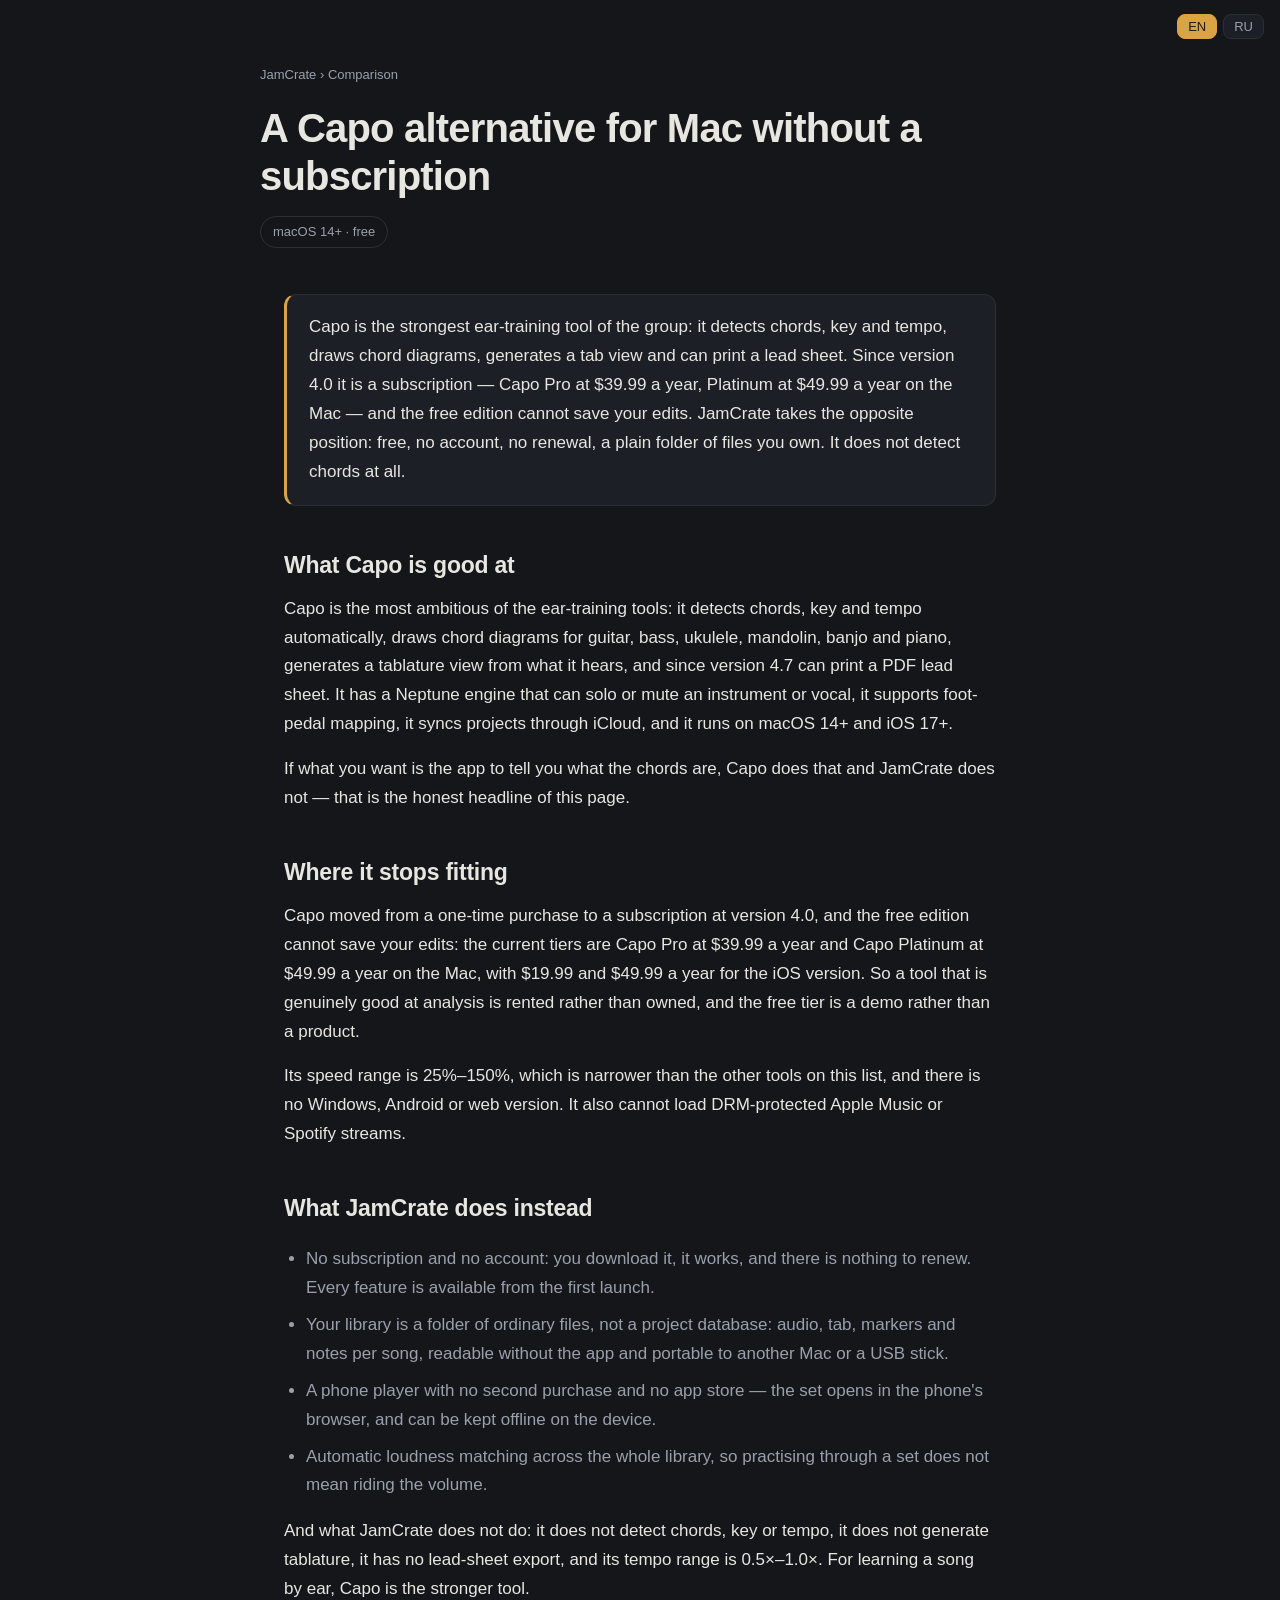
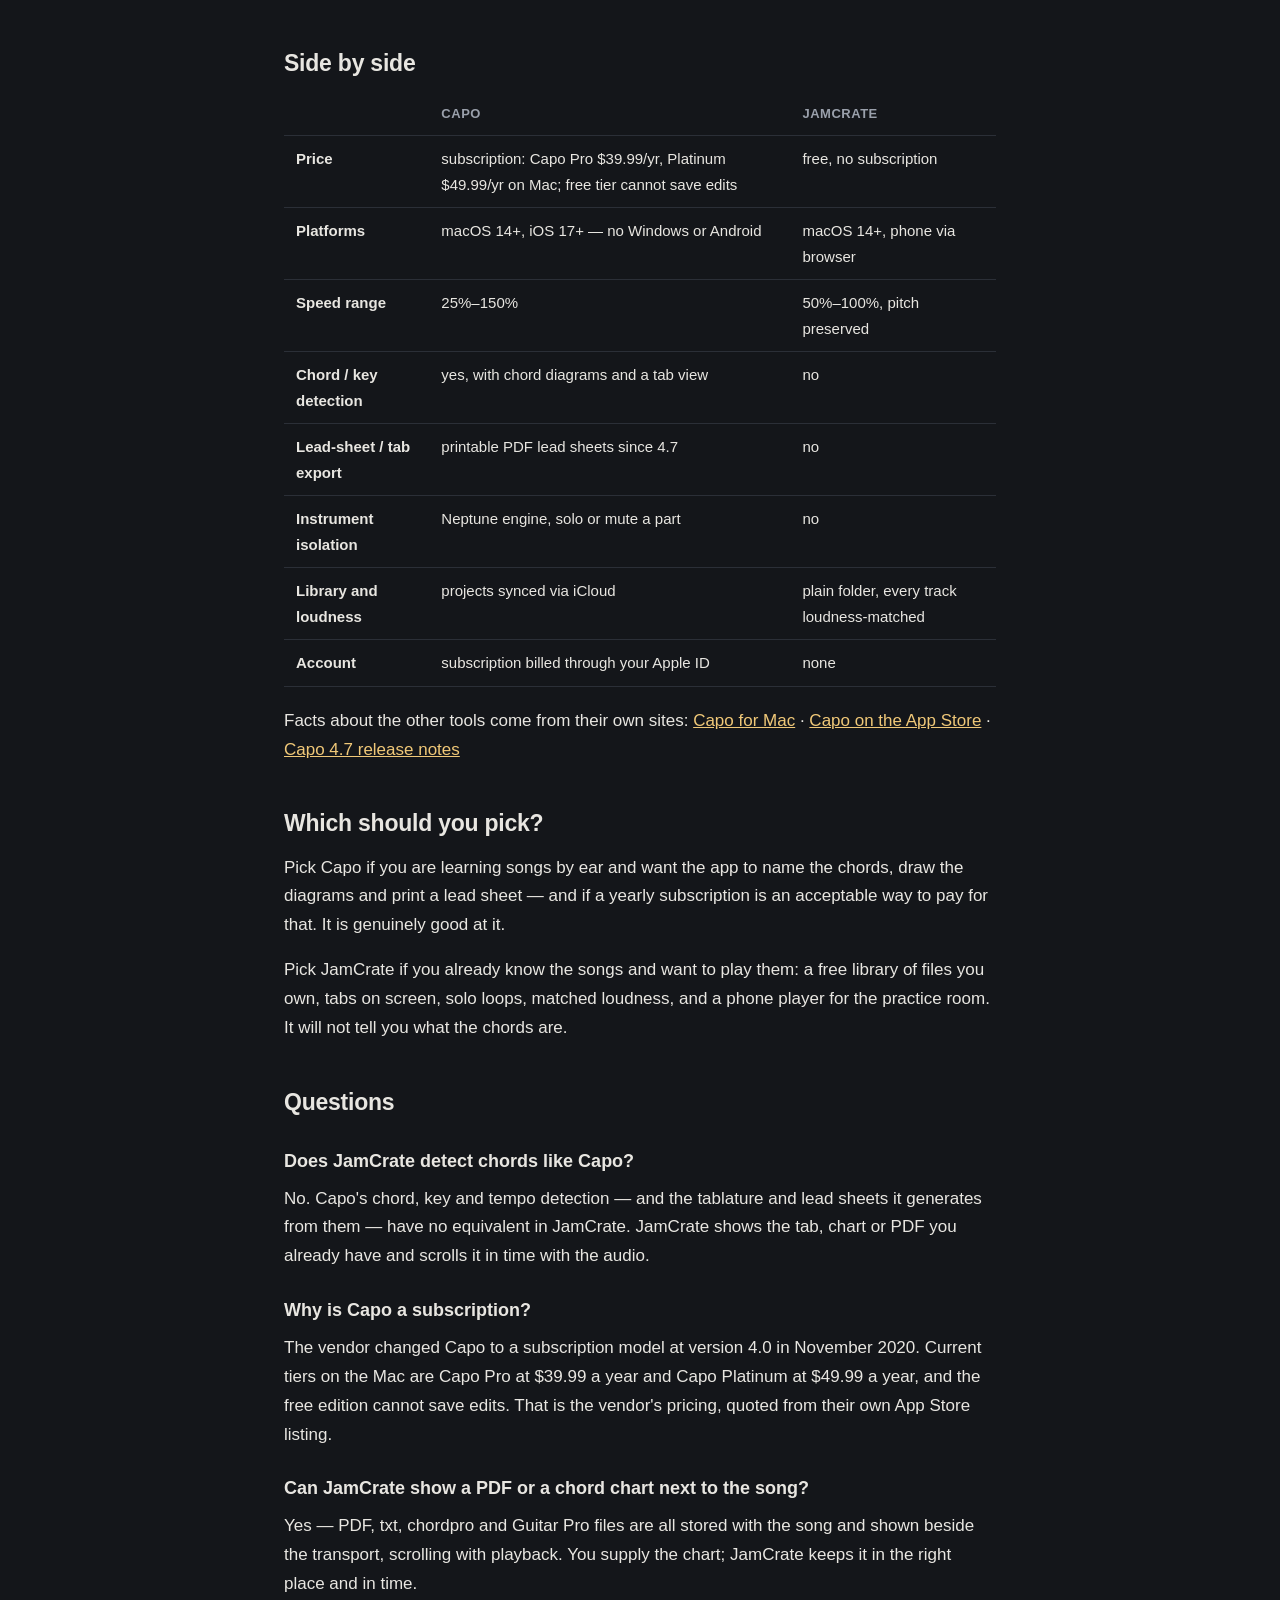
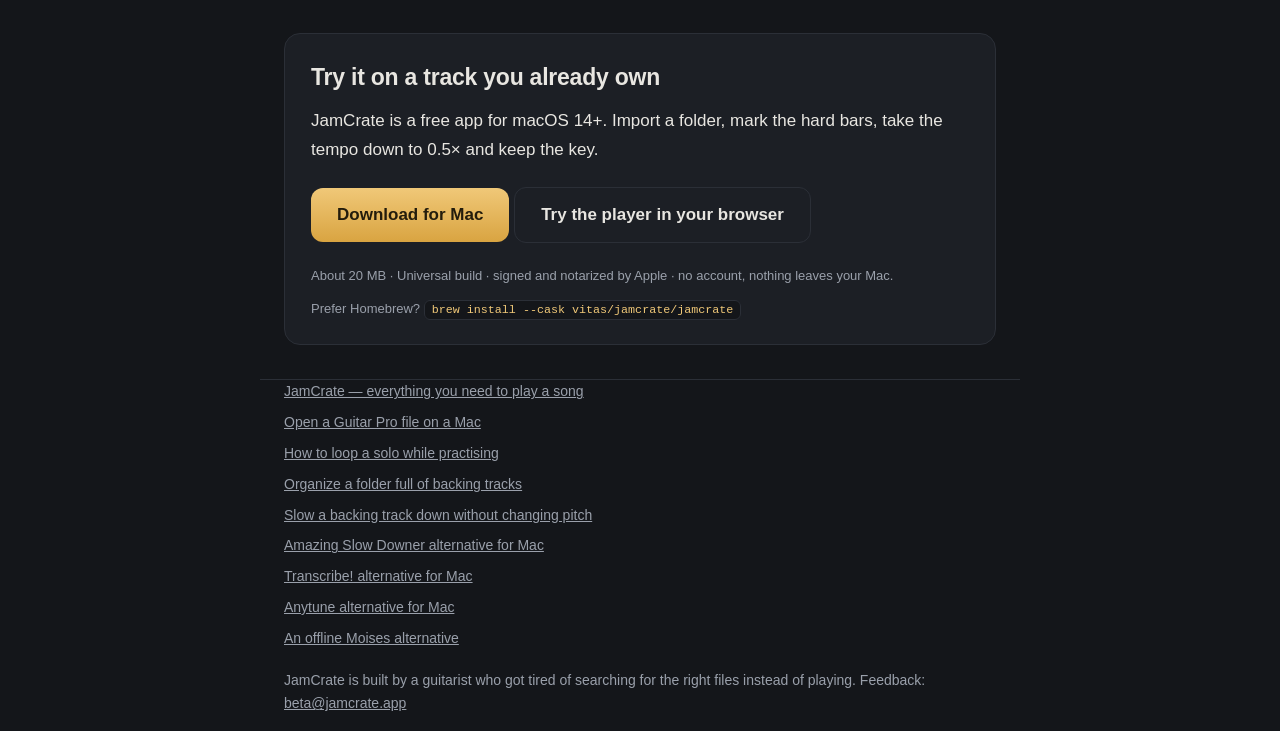
<file: capo-alternative-mac/index.html>
<!DOCTYPE html>
<html lang="en">
<head>
<meta charset="utf-8">
<meta name="viewport" content="width=device-width, initial-scale=1">
<title data-en="A Capo alternative for Mac without a subscription" data-ru="Замена Capo на Mac без подписки">A Capo alternative for Mac without a subscription</title>
<meta name="description" content="Capo detects chords, draws diagrams and prints lead sheets, but it is a subscription since v4. JamCrate is a free, no-subscription library instead.">
<link rel="canonical" href="https://jamcrate.app/capo-alternative-mac/">
<link rel="icon" type="image/png" href="../favicon.png">
<meta property="og:type" content="article">
<meta property="og:site_name" content="JamCrate">
<meta property="og:url" content="https://jamcrate.app/capo-alternative-mac/">
<meta property="og:title" content="A Capo alternative for Mac without a subscription">
<meta property="og:description" content="Capo detects chords, draws diagrams and prints lead sheets, but it is a subscription since v4 and the free tier cannot save. JamCrate is a free, no-subscription library instead. What each does better, with verified prices.">
<meta property="og:image" content="https://jamcrate.app/og.png">
<script type="application/ld+json">
{
  "@context": "https://schema.org",
  "@type": "FAQPage",
  "mainEntity": [
    {
      "@type": "Question",
      "name": "Does JamCrate detect chords like Capo?",
      "acceptedAnswer": {
        "@type": "Answer",
        "text": "No. Capo's chord, key and tempo detection — and the tablature and lead sheets it generates from them — have no equivalent in JamCrate. JamCrate shows the tab, chart or PDF you already have and scrolls it in time with the audio."
      }
    },
    {
      "@type": "Question",
      "name": "Why is Capo a subscription?",
      "acceptedAnswer": {
        "@type": "Answer",
        "text": "The vendor changed Capo to a subscription model at version 4.0 in November 2020. Current tiers on the Mac are Capo Pro at $39.99 a year and Capo Platinum at $49.99 a year, and the free edition cannot save edits. That is the vendor's pricing, quoted from their own App Store listing."
      }
    },
    {
      "@type": "Question",
      "name": "Can JamCrate show a PDF or a chord chart next to the song?",
      "acceptedAnswer": {
        "@type": "Answer",
        "text": "Yes — PDF, txt, chordpro and Guitar Pro files are all stored with the song and shown beside the transport, scrolling with playback. You supply the chart; JamCrate keeps it in the right place and in time."
      }
    }
  ]
}
</script>
<link rel="stylesheet" href="../article.css">
</head>
<body>
<div class="lang"><button id="bEN" class="on">EN</button><button id="bRU">RU</button></div>

<header class="top wrap">
  <p class="crumb"><a href="/">JamCrate</a> › <span data-en="Comparison" data-ru="Сравнение">Comparison</span></p>
  <h1 data-en="A Capo alternative for Mac without a subscription"
      data-ru="Замена Capo на Mac без подписки">A Capo alternative for Mac without a subscription</h1>
  <p class="mac">macOS 14+ · <span data-en="free" data-ru="бесплатно">free</span></p>
</header>

<main class="wrap">
  <div class="answer">
  <p data-en="Capo is the strongest ear-training tool of the group: it detects chords, key and tempo, draws chord diagrams, generates a tab view and can print a lead sheet. Since version 4.0 it is a subscription — Capo Pro at $39.99 a year, Platinum at $49.99 a year on the Mac — and the free edition cannot save your edits. JamCrate takes the opposite position: free, no account, no renewal, a plain folder of files you own. It does not detect chords at all."
     data-ru="Capo — самый сильный инструмент для разбора на слух в этой группе: распознаёт аккорды, тональность и темп, рисует схемы аккордов, строит табы и умеет печатать lead sheet. С версии 4.0 это подписка — Capo Pro 39,99 $ в год, Platinum 49,99 $ в год на Mac — и бесплатная версия не сохраняет правки. JamCrate занимает противоположную позицию: бесплатно, без аккаунта, без продления, обычная папка файлов, которыми ты владеешь. Аккорды он не распознаёт вовсе.">Capo is the strongest ear-training tool of the group: it detects chords, key and tempo, draws chord diagrams, generates a tab view and can print a lead sheet. Since version 4.0 it is a subscription — Capo Pro at $39.99 a year, Platinum at $49.99 a year on the Mac — and the free edition cannot save your edits. JamCrate takes the opposite position: free, no account, no renewal, a plain folder of files you own. It does not detect chords at all.</p>
  </div>

  <h2 data-en="What Capo is good at" data-ru="В чём Capo хорош">What Capo is good at</h2>
  <p data-en="Capo is the most ambitious of the ear-training tools: it detects chords, key and tempo automatically, draws chord diagrams for guitar, bass, ukulele, mandolin, banjo and piano, generates a tablature view from what it hears, and since version 4.7 can print a PDF lead sheet. It has a Neptune engine that can solo or mute an instrument or vocal, it supports foot-pedal mapping, it syncs projects through iCloud, and it runs on macOS 14+ and iOS 17+."
     data-ru="Capo — самый амбициозный из инструментов для разбора на слух: он автоматически распознаёт аккорды, тональность и темп, рисует схемы аккордов для гитары, баса, укулеле, мандолины, банджо и фортепиано, строит вид табулатуры из того, что слышит, а с версии 4.7 умеет печатать PDF lead sheet. У него есть движок Neptune, который умеет solo или mute инструмента или вокала, он поддерживает назначение педалей, синхронизирует проекты через iCloud и работает на macOS 14+ и iOS 17+.">Capo is the most ambitious of the ear-training tools: it detects chords, key and tempo automatically, draws chord diagrams for guitar, bass, ukulele, mandolin, banjo and piano, generates a tablature view from what it hears, and since version 4.7 can print a PDF lead sheet. It has a Neptune engine that can solo or mute an instrument or vocal, it supports foot-pedal mapping, it syncs projects through iCloud, and it runs on macOS 14+ and iOS 17+.</p>
  <p data-en="If what you want is the app to tell you what the chords are, Capo does that and JamCrate does not — that is the honest headline of this page."
     data-ru="Если ты хочешь, чтобы приложение сказало тебе, какие там аккорды, Capo это делает, а JamCrate — нет. Это честная главная мысль этой страницы.">If what you want is the app to tell you what the chords are, Capo does that and JamCrate does not — that is the honest headline of this page.</p>
  <h2 data-en="Where it stops fitting" data-ru="Где он перестаёт подходить">Where it stops fitting</h2>
  <p data-en="Capo moved from a one-time purchase to a subscription at version 4.0, and the free edition cannot save your edits: the current tiers are Capo Pro at $39.99 a year and Capo Platinum at $49.99 a year on the Mac, with $19.99 and $49.99 a year for the iOS version. So a tool that is genuinely good at analysis is rented rather than owned, and the free tier is a demo rather than a product."
     data-ru="С версии 4.0 Capo перешёл с разовой покупки на подписку, и бесплатная версия не сохраняет правки: текущие тарифы — Capo Pro 39,99 $ в год и Capo Platinum 49,99 $ в год на Mac, и 19,99 $ и 49,99 $ в год для версии на iOS. То есть инструмент, который действительно хорош в анализе, не покупают, а арендуют, и бесплатный тариф — это демо, а не продукт.">Capo moved from a one-time purchase to a subscription at version 4.0, and the free edition cannot save your edits: the current tiers are Capo Pro at $39.99 a year and Capo Platinum at $49.99 a year on the Mac, with $19.99 and $49.99 a year for the iOS version. So a tool that is genuinely good at analysis is rented rather than owned, and the free tier is a demo rather than a product.</p>
  <p data-en="Its speed range is 25%–150%, which is narrower than the other tools on this list, and there is no Windows, Android or web version. It also cannot load DRM-protected Apple Music or Spotify streams."
     data-ru="Диапазон скорости — 25%–150%, уже, чем у остальных инструментов в этом списке, и нет версий для Windows, Android или веб. К тому же он не открывает потоки Apple Music и Spotify с защитой DRM.">Its speed range is 25%–150%, which is narrower than the other tools on this list, and there is no Windows, Android or web version. It also cannot load DRM-protected Apple Music or Spotify streams.</p>
  <h2 data-en="What JamCrate does instead" data-ru="Что вместо этого делает JamCrate">What JamCrate does instead</h2>
  <ul>
    <li data-en="No subscription and no account: you download it, it works, and there is nothing to renew. Every feature is available from the first launch."
        data-ru="Без подписки и без аккаунта: скачал — работает, продлевать нечего. Все возможности доступны с первого запуска.">No subscription and no account: you download it, it works, and there is nothing to renew. Every feature is available from the first launch.</li>
    <li data-en="Your library is a folder of ordinary files, not a project database: audio, tab, markers and notes per song, readable without the app and portable to another Mac or a USB stick."
        data-ru="Твоя библиотека — папка обычных файлов, а не база проектов: аудио, таб, маркеры и заметки на каждую песню, читаемые без приложения и переносимые на другой Mac или флешку.">Your library is a folder of ordinary files, not a project database: audio, tab, markers and notes per song, readable without the app and portable to another Mac or a USB stick.</li>
    <li data-en="A phone player with no second purchase and no app store — the set opens in the phone&#x27;s browser, and can be kept offline on the device."
        data-ru="Плеер на телефоне без второй покупки и без магазина приложений: сет открывается в браузере телефона и может быть сохранён на устройстве офлайн.">A phone player with no second purchase and no app store — the set opens in the phone's browser, and can be kept offline on the device.</li>
    <li data-en="Automatic loudness matching across the whole library, so practising through a set does not mean riding the volume."
        data-ru="Автоматическое выравнивание громкости по всей библиотеке: занятия по сету не превращаются в езду по регулятору громкости.">Automatic loudness matching across the whole library, so practising through a set does not mean riding the volume.</li>
  </ul>
  <p data-en="And what JamCrate does not do: it does not detect chords, key or tempo, it does not generate tablature, it has no lead-sheet export, and its tempo range is 0.5×–1.0×. For learning a song by ear, Capo is the stronger tool."
     data-ru="А чего JamCrate не делает: не распознаёт аккорды, тональность и темп, не строит табулатуру, не умеет экспорт lead sheet, и диапазон темпа у него 0.5×–1.0×. Для разбора песни на слух Capo сильнее.">And what JamCrate does not do: it does not detect chords, key or tempo, it does not generate tablature, it has no lead-sheet export, and its tempo range is 0.5×–1.0×. For learning a song by ear, Capo is the stronger tool.</p>
  <h2 data-en="Side by side" data-ru="Рядом">Side by side</h2>
  <table>
    <tr>
      <th></th>
      <th data-en="Capo" data-ru="Capo">Capo</th>
      <th data-en="JamCrate" data-ru="JamCrate">JamCrate</th>
    </tr>
    <tr>
      <td><b data-en="Price" data-ru="Цена">Price</b></td>
      <td data-en="subscription: Capo Pro $39.99/yr, Platinum $49.99/yr on Mac; free tier cannot save edits" data-ru="подписка: Capo Pro 39,99 $/год, Platinum 49,99 $/год на Mac; бесплатная версия не сохраняет правки">subscription: Capo Pro $39.99/yr, Platinum $49.99/yr on Mac; free tier cannot save edits</td>
      <td data-en="free, no subscription" data-ru="бесплатно, без подписки">free, no subscription</td>
    </tr>
    <tr>
      <td><b data-en="Platforms" data-ru="Платформы">Platforms</b></td>
      <td data-en="macOS 14+, iOS 17+ — no Windows or Android" data-ru="macOS 14+, iOS 17+ — Windows и Android нет">macOS 14+, iOS 17+ — no Windows or Android</td>
      <td data-en="macOS 14+, phone via browser" data-ru="macOS 14+, телефон через браузер">macOS 14+, phone via browser</td>
    </tr>
    <tr>
      <td><b data-en="Speed range" data-ru="Диапазон скорости">Speed range</b></td>
      <td data-en="25%–150%" data-ru="25%–150%">25%–150%</td>
      <td data-en="50%–100%, pitch preserved" data-ru="50%–100%, тон сохраняется">50%–100%, pitch preserved</td>
    </tr>
    <tr>
      <td><b data-en="Chord / key detection" data-ru="Распознавание аккордов и тональности">Chord / key detection</b></td>
      <td data-en="yes, with chord diagrams and a tab view" data-ru="да, со схемами аккордов и табами">yes, with chord diagrams and a tab view</td>
      <td data-en="no" data-ru="нет">no</td>
    </tr>
    <tr>
      <td><b data-en="Lead-sheet / tab export" data-ru="Экспорт табов и lead sheet">Lead-sheet / tab export</b></td>
      <td data-en="printable PDF lead sheets since 4.7" data-ru="печатные PDF lead sheets с 4.7">printable PDF lead sheets since 4.7</td>
      <td data-en="no" data-ru="нет">no</td>
    </tr>
    <tr>
      <td><b data-en="Instrument isolation" data-ru="Выделение инструментов">Instrument isolation</b></td>
      <td data-en="Neptune engine, solo or mute a part" data-ru="движок Neptune: соло или mute партии">Neptune engine, solo or mute a part</td>
      <td data-en="no" data-ru="нет">no</td>
    </tr>
    <tr>
      <td><b data-en="Library and loudness" data-ru="Библиотека и громкость">Library and loudness</b></td>
      <td data-en="projects synced via iCloud" data-ru="проекты через iCloud">projects synced via iCloud</td>
      <td data-en="plain folder, every track loudness-matched" data-ru="обычная папка, все треки выровнены по громкости">plain folder, every track loudness-matched</td>
    </tr>
    <tr>
      <td><b data-en="Account" data-ru="Аккаунт">Account</b></td>
      <td data-en="subscription billed through your Apple ID" data-ru="подписка через Apple ID">subscription billed through your Apple ID</td>
      <td data-en="none" data-ru="нет">none</td>
    </tr>
  </table>
  <p class="fine" data-en="Facts about the other tools come from their own sites:"
     data-ru="Факты о других инструментах — с их собственных сайтов:">Facts about the other tools come from their own sites: <a href="https://supermegaultragroovy.com/products/capo/mac/" data-en="Capo for Mac" data-ru="Capo для Mac">Capo for Mac</a> · <a href="https://apps.apple.com/us/app/capo/id696977615?mt=12" data-en="Capo on the App Store" data-ru="Capo в App Store">Capo on the App Store</a> · <a href="https://supermegaultragroovy.com/2026/06/04/capo-4-7-is-here/" data-en="Capo 4.7 release notes" data-ru="заметки к выпуску Capo 4.7">Capo 4.7 release notes</a></p>
  <h2 data-en="Which should you pick?" data-ru="Что выбрать?">Which should you pick?</h2>
  <p data-en="Pick Capo if you are learning songs by ear and want the app to name the chords, draw the diagrams and print a lead sheet — and if a yearly subscription is an acceptable way to pay for that. It is genuinely good at it."
     data-ru="Выбирай Capo, если разбираешь песни на слух и хочешь, чтобы приложение называло аккорды, рисовало схемы и печатало lead sheet — и если годовая подписка для этого приемлема. Он это действительно хорошо делает.">Pick Capo if you are learning songs by ear and want the app to name the chords, draw the diagrams and print a lead sheet — and if a yearly subscription is an acceptable way to pay for that. It is genuinely good at it.</p>
  <p data-en="Pick JamCrate if you already know the songs and want to play them: a free library of files you own, tabs on screen, solo loops, matched loudness, and a phone player for the practice room. It will not tell you what the chords are."
     data-ru="Выбирай JamCrate, если песни ты уже знаешь и хочешь их играть: бесплатная библиотека файлов, которыми ты владеешь, табы на экране, лупы соло, выровненная громкость и плеер на телефоне для репетиционной. Аккорды он тебе не назовёт.">Pick JamCrate if you already know the songs and want to play them: a free library of files you own, tabs on screen, solo loops, matched loudness, and a phone player for the practice room. It will not tell you what the chords are.</p>
  <section class="faq">
  <h2 data-en="Questions" data-ru="Вопросы">Questions</h2>
  <h3 data-en="Does JamCrate detect chords like Capo?" data-ru="JamCrate распознаёт аккорды, как Capo?">Does JamCrate detect chords like Capo?</h3>
  <p data-en="No. Capo&#x27;s chord, key and tempo detection — and the tablature and lead sheets it generates from them — have no equivalent in JamCrate. JamCrate shows the tab, chart or PDF you already have and scrolls it in time with the audio."
     data-ru="Нет. Распознавание аккордов, тональности и темпа в Capo — и табы с lead sheets, которые он из них делает — в JamCrate ничем не заменены. JamCrate показывает таб, схему или PDF, которые у тебя уже есть, и прокручивает их синхронно с аудио.">No. Capo's chord, key and tempo detection — and the tablature and lead sheets it generates from them — have no equivalent in JamCrate. JamCrate shows the tab, chart or PDF you already have and scrolls it in time with the audio.</p>
  <h3 data-en="Why is Capo a subscription?" data-ru="Почему Capo — подписка?">Why is Capo a subscription?</h3>
  <p data-en="The vendor changed Capo to a subscription model at version 4.0 in November 2020. Current tiers on the Mac are Capo Pro at $39.99 a year and Capo Platinum at $49.99 a year, and the free edition cannot save edits. That is the vendor&#x27;s pricing, quoted from their own App Store listing."
     data-ru="Разработчик перевёл Capo на подписку в версии 4.0 в ноябре 2020 года. Текущие тарифы на Mac — Capo Pro 39,99 $ в год и Capo Platinum 49,99 $ в год, а бесплатная версия не сохраняет правки. Это цены разработчика, взятые из его же страницы в App Store.">The vendor changed Capo to a subscription model at version 4.0 in November 2020. Current tiers on the Mac are Capo Pro at $39.99 a year and Capo Platinum at $49.99 a year, and the free edition cannot save edits. That is the vendor's pricing, quoted from their own App Store listing.</p>
  <h3 data-en="Can JamCrate show a PDF or a chord chart next to the song?" data-ru="JamCrate показывает PDF или схему аккордов рядом с песней?">Can JamCrate show a PDF or a chord chart next to the song?</h3>
  <p data-en="Yes — PDF, txt, chordpro and Guitar Pro files are all stored with the song and shown beside the transport, scrolling with playback. You supply the chart; JamCrate keeps it in the right place and in time."
     data-ru="Да — PDF, txt, chordpro и файлы Guitar Pro хранятся вместе с песней и показываются рядом с пультом, с прокруткой под воспроизведение. Схему даёшь ты; JamCrate держит её в нужном месте и в нужном темпе.">Yes — PDF, txt, chordpro and Guitar Pro files are all stored with the song and shown beside the transport, scrolling with playback. You supply the chart; JamCrate keeps it in the right place and in time.</p>
  </section>
  <div class="box">
    <h2 data-en="Try it on a track you already own" data-ru="Попробуй на своём треке">Try it on a track you already own</h2>
    <p data-en="JamCrate is a free app for macOS 14+. Import a folder, mark the hard bars, take the tempo down to 0.5× and keep the key."
       data-ru="JamCrate — бесплатное приложение для macOS 14+. Импортируй папку, отметь трудные такты, уведи темп к 0.5× и останься в той же тональности.">JamCrate is a free app for macOS 14+. Import a folder, mark the hard bars, take the tempo down to 0.5× and keep the key.</p>
    <p>
      <a class="cta" href="https://github.com/vitas/jamcrate-beta/releases/download/v0.9.16-beta/JamCrate.dmg" data-en="Download for Mac" data-ru="Скачать для Mac">Download for Mac</a>
      <a class="cta secondary" href="https://play.jamcrate.app" data-en="Try the player in your browser" data-ru="Открыть плеер в браузере">Try the player in your browser</a>
    </p>
    <p class="fine" data-en="About 20 MB · Universal build · signed and notarized by Apple · no account, nothing leaves your Mac." data-ru="Около 20 МБ · универсальная сборка · подписано и нотаризовано Apple · без аккаунта, ничего не покидает твой Mac.">About 20 MB · Universal build · signed and notarized by Apple · no account, nothing leaves your Mac.</p>
    <p class="fine" data-en="Prefer Homebrew? <code>brew install --cask vitas/jamcrate/jamcrate</code>" data-ru="Привык к Homebrew? <code>brew install --cask vitas/jamcrate/jamcrate</code>">Prefer Homebrew? <code>brew install --cask vitas/jamcrate/jamcrate</code></p>
  </div>
</main>

<footer class="wrap">
  <ul>
    <li><a href="/" data-en="JamCrate — everything you need to play a song" data-ru="JamCrate — всё, чтобы сыграть песню">JamCrate — everything you need to play a song</a></li>
    <li><a href="/open-gp5-on-mac/" data-en="Open a Guitar Pro file on a Mac" data-ru="Открыть файл Guitar Pro на Mac">Open a Guitar Pro file on a Mac</a></li>
    <li><a href="/loop-a-solo-while-practicing/" data-en="How to loop a solo while practising" data-ru="Как зациклить соло во время занятий">How to loop a solo while practising</a></li>
    <li><a href="/organize-backing-tracks-mac/" data-en="Organize a folder full of backing tracks" data-ru="Разобрать папку с минусовками">Organize a folder full of backing tracks</a></li>
    <li><a href="/slow-down-backing-track-without-pitch-change/" data-en="Slow a backing track down without changing pitch" data-ru="Замедлить минусовку без смены тона">Slow a backing track down without changing pitch</a></li>
    <li><a href="/amazing-slow-downer-alternative-mac/" data-en="Amazing Slow Downer alternative for Mac" data-ru="Замена Amazing Slow Downer на Mac">Amazing Slow Downer alternative for Mac</a></li>
    <li><a href="/transcribe-alternative-mac/" data-en="Transcribe! alternative for Mac" data-ru="Замена Transcribe! на Mac">Transcribe! alternative for Mac</a></li>
    <li><a href="/anytune-alternative-mac/" data-en="Anytune alternative for Mac" data-ru="Замена Anytune на Mac">Anytune alternative for Mac</a></li>
    <li><a href="/moises-alternative-offline/" data-en="An offline Moises alternative" data-ru="Офлайн-замена Moises">An offline Moises alternative</a></li>
  </ul>
  <p data-en="JamCrate is built by a guitarist who got tired of searching for the right files instead of playing. Feedback: <a href=&quot;mailto:beta@jamcrate.app&quot;>beta@jamcrate.app</a>"
       data-ru="JamCrate делает гитарист, который устал искать нужные файлы вместо того, чтобы играть. Обратная связь: <a href=&quot;mailto:beta@jamcrate.app&quot;>beta@jamcrate.app</a>">JamCrate is built by a guitarist who got tired of searching for the right files instead of playing. Feedback: <a href="mailto:beta@jamcrate.app">beta@jamcrate.app</a></p>
</footer>
<script src="../lang.js"></script>
<script src="../site.js" defer></script>
</body>
</html>
</file>
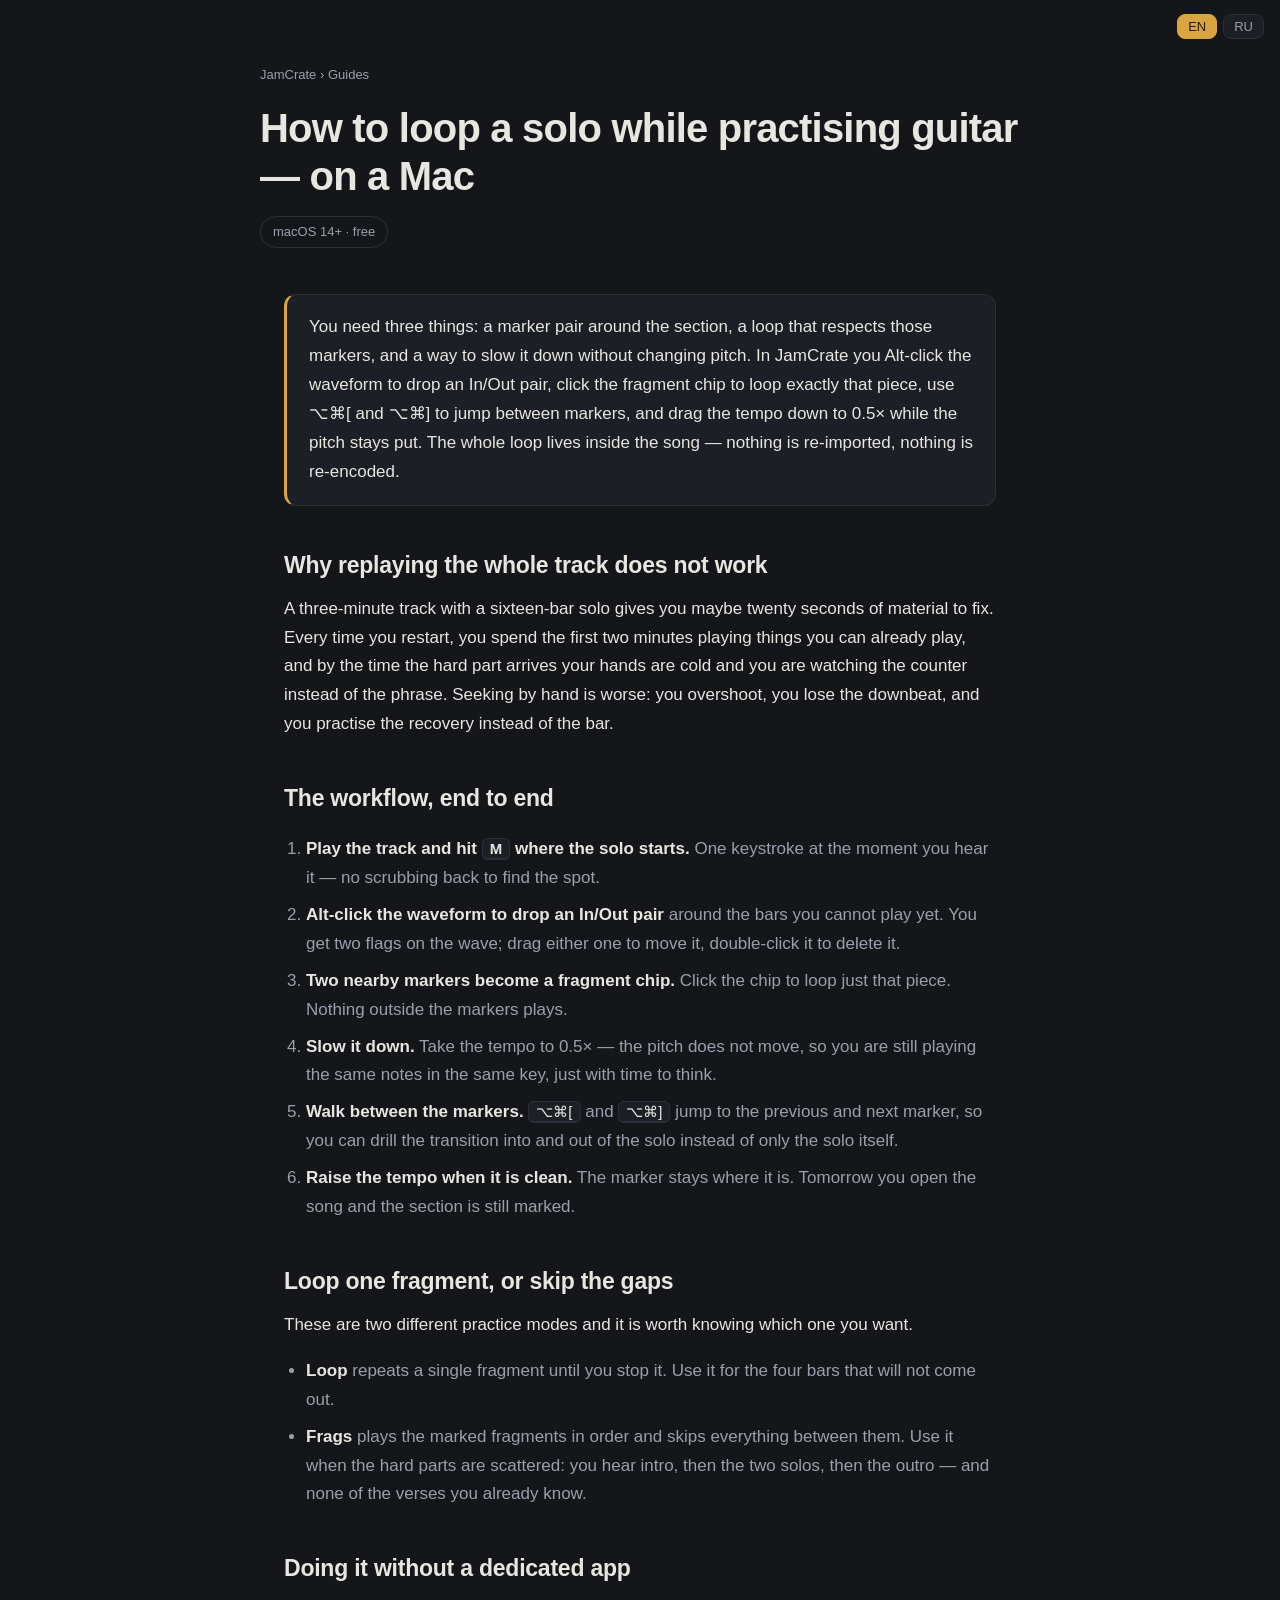
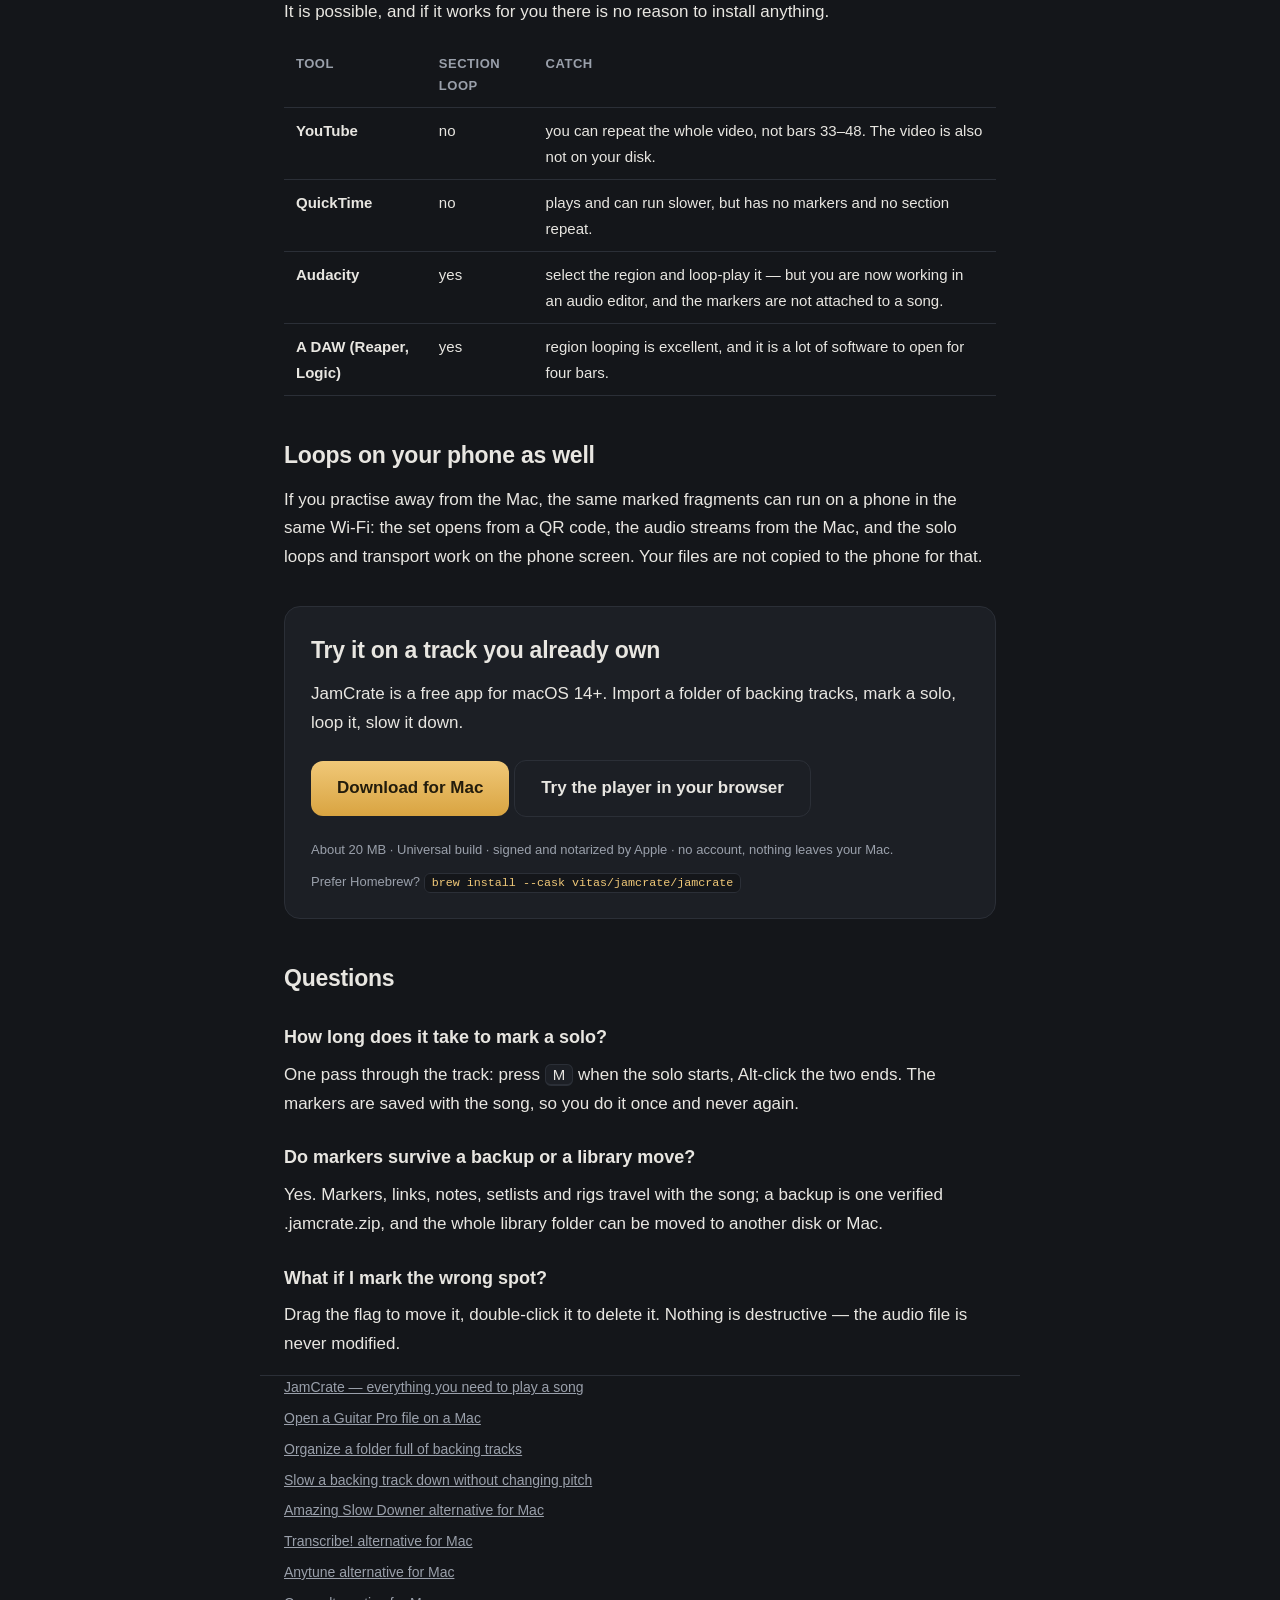
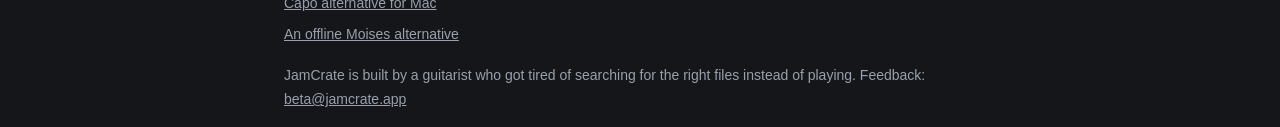
<file: loop-a-solo-while-practicing/index.html>
<!DOCTYPE html>
<html lang="en">
<head>
<meta charset="utf-8">
<meta name="viewport" content="width=device-width, initial-scale=1">
<title data-en="How to loop a solo while practising guitar on a Mac" data-ru="Как зациклить соло (или любой фрагмент) на гитаре на Mac">How to loop a solo while practising guitar on a Mac</title>
<link rel="icon" type="image/png" href="../favicon.png">
<meta name="description" content="Loop one solo instead of replaying the whole track: mark In and Out, repeat that fragment, jump between markers, slow it to 0.5x with pitch preserved.">
<meta name="robots" content="index,follow">
<link rel="canonical" href="https://jamcrate.app/loop-a-solo-while-practicing/">
<meta property="og:type" content="article">
<meta property="og:site_name" content="JamCrate">
<meta property="og:url" content="https://jamcrate.app/loop-a-solo-while-practicing/">
<meta property="og:title" content="How to loop a solo (or any section) while practising guitar">
<meta property="og:description" content="Mark In and Out, loop just that fragment, jump between markers, and slow it down without changing pitch.">
<meta property="og:image" content="https://jamcrate.app/og.png">
<meta name="twitter:card" content="summary_large_image">
<script type="application/ld+json">
{
  "@context": "https://schema.org",
  "@type": "FAQPage",
  "mainEntity": [
    { "@type": "Question", "name": "How do I loop a section of a backing track?",
      "acceptedAnswer": { "@type": "Answer", "text": "Mark the start and the end of the section, then repeat only the audio between those two points. In JamCrate, Alt-click on the waveform drops an In/Out marker pair, and clicking the fragment chip loops exactly that piece without replaying the rest of the track." } },
    { "@type": "Question", "name": "What is the difference between looping a fragment and Frags mode?",
      "acceptedAnswer": { "@type": "Answer", "text": "Looping repeats one fragment until you stop it. Frags mode plays the marked fragments in order and skips everything between them, which is how you drill three hard bars without hearing the rest of the song." } },
    { "@type": "Question", "name": "Can I loop a section and slow it down at the same time?",
      "acceptedAnswer": { "@type": "Answer", "text": "Yes, and that is the combination that actually builds speed. Loop the phrase and take it down to 0.5x with the pitch preserved, then raise the tempo as it gets clean." } }
  ]
}
</script>
<link rel="stylesheet" href="../article.css">
</head>
<body>
<div class="lang"><button id="bEN" class="on">EN</button><button id="bRU">RU</button></div>

<header class="top wrap">
  <p class="crumb"><a href="/">JamCrate</a> › <span data-en="Guides" data-ru="Гайды">Guides</span></p>
  <h1 data-en="How to loop a solo while practising guitar — on a Mac"
      data-ru="Как зациклить соло во время занятий на гитаре — на Mac">How to loop a solo while practising guitar — on a Mac</h1>
  <p class="mac">macOS 14+ · <span data-en="free" data-ru="бесплатно">free</span></p>
</header>

<main class="wrap">
  <div class="answer">
    <p data-en="You need three things: a marker pair around the section, a loop that respects those markers, and a way to slow it down without changing pitch. In JamCrate you Alt-click the waveform to drop an In/Out pair, click the fragment chip to loop exactly that piece, use ⌥⌘[ and ⌥⌘] to jump between markers, and drag the tempo down to 0.5× while the pitch stays put. The whole loop lives inside the song — nothing is re-imported, nothing is re-encoded."
       data-ru="Нужны три вещи: пара маркеров вокруг фрагмента, цикл, который эти маркеры уважает, и возможность замедлить без смены тона. В JamCrate: ⌥клик по волне ставит пару In/Out, клик по чипу фрагмента зацикливает ровно этот кусок, ⌥⌘[ и ⌥⌘] переводят между маркерами, а темп тянется вниз до 0.5× с сохранением тона. Цикл живёт внутри песни — ничего не переимпортируется и не перекодируется.">You need three things: a marker pair around the section, a loop that respects those markers, and a way to slow it down without changing pitch. In JamCrate you Alt-click the waveform to drop an In/Out pair, click the fragment chip to loop exactly that piece, use ⌥⌘[ and ⌥⌘] to jump between markers, and drag the tempo down to 0.5× while the pitch stays put. The whole loop lives inside the song — nothing is re-imported, nothing is re-encoded.</p>
  </div>

  <h2 data-en="Why replaying the whole track does not work" data-ru="Почему переигрывание всего трека не работает">Why replaying the whole track does not work</h2>
  <p data-en="A three-minute track with a sixteen-bar solo gives you maybe twenty seconds of material to fix. Every time you restart, you spend the first two minutes playing things you can already play, and by the time the hard part arrives your hands are cold and you are watching the counter instead of the phrase. Seeking by hand is worse: you overshoot, you lose the downbeat, and you practise the recovery instead of the bar."
     data-ru="В трёхминутном треке с шестнадцатитактовым соло полезного материала секунд двадцать. Каждый перезапуск — это две минуты игры того, что ты и так умеешь, и к трудному месту руки уже остыли, а ты смотришь на счётчик вместо фразы. Искать мышкой ещё хуже: промахиваешься, теряешь сильную долю и отрабатываешь попадание, а не такт.">A three-minute track with a sixteen-bar solo gives you maybe twenty seconds of material to fix. Every time you restart, you spend the first two minutes playing things you can already play, and by the time the hard part arrives your hands are cold and you are watching the counter instead of the phrase. Seeking by hand is worse: you overshoot, you lose the downbeat, and you practise the recovery instead of the bar.</p>

  <h2 data-en="The workflow, end to end" data-ru="Рабочий процесс целиком">The workflow, end to end</h2>
  <ol>
    <li data-en="<b>Play the track and hit <kbd>M</kbd> where the solo starts.</b> One keystroke at the moment you hear it — no scrubbing back to find the spot."
        data-ru="<b>Играй трек и нажми <kbd>M</kbd> там, где начинается соло.</b> Одно нажатие в тот момент, когда услышал, — не нужно отматывать назад и искать место."><b>Play the track and hit <kbd>M</kbd> where the solo starts.</b> One keystroke at the moment you hear it — no scrubbing back to find the spot.</li>
    <li data-en="<b>Alt-click the waveform to drop an In/Out pair</b> around the bars you cannot play yet. You get two flags on the wave; drag either one to move it, double-click it to delete it."
        data-ru="<b>⌥клик по волне ставит пару In/Out</b> вокруг тактов, которые пока не играются. На волне появятся два флажка: перетащи, чтобы сдвинуть, двойной клик — удалить."><b>Alt-click the waveform to drop an In/Out pair</b> around the bars you cannot play yet. You get two flags on the wave; drag either one to move it, double-click it to delete it.</li>
    <li data-en="<b>Two nearby markers become a fragment chip.</b> Click the chip to loop just that piece. Nothing outside the markers plays."
        data-ru="<b>Два близких маркера становятся чипом фрагмента.</b> Клик по чипу зацикливает ровно этот кусок. Всё, что за маркерами, не играет."><b>Two nearby markers become a fragment chip.</b> Click the chip to loop just that piece. Nothing outside the markers plays.</li>
    <li data-en="<b>Slow it down.</b> Take the tempo to 0.5× — the pitch does not move, so you are still playing the same notes in the same key, just with time to think."
        data-ru="<b>Замедли.</b> Уведи темп к 0.5× — тон не меняется, ты играешь те же ноты в той же тональности, просто есть время подумать."><b>Slow it down.</b> Take the tempo to 0.5× — the pitch does not move, so you are still playing the same notes in the same key, just with time to think.</li>
    <li data-en="<b>Walk between the markers.</b> <kbd>⌥⌘[</kbd> and <kbd>⌥⌘]</kbd> jump to the previous and next marker, so you can drill the transition into and out of the solo instead of only the solo itself."
        data-ru="<b>Ходи между маркерами.</b> <kbd>⌥⌘[</kbd> и <kbd>⌥⌘]</kbd> переводят к предыдущему и следующему маркеру — можно отрабатывать вход в соло и выход из него, а не только само соло."><b>Walk between the markers.</b> <kbd>⌥⌘[</kbd> and <kbd>⌥⌘]</kbd> jump to the previous and next marker, so you can drill the transition into and out of the solo instead of only the solo itself.</li>
    <li data-en="<b>Raise the tempo when it is clean.</b> The marker stays where it is. Tomorrow you open the song and the section is still marked."
        data-ru="<b>Поднимай темп, когда стало чисто.</b> Маркер остаётся на месте. Завтра откроешь песню — фрагмент по-прежнему отмечен."><b>Raise the tempo when it is clean.</b> The marker stays where it is. Tomorrow you open the song and the section is still marked.</li>
  </ol>

  <h2 data-en="Loop one fragment, or skip the gaps" data-ru="Зациклить фрагмент или пропустить промежутки">Loop one fragment, or skip the gaps</h2>
  <p data-en="These are two different practice modes and it is worth knowing which one you want."
     data-ru="Это два разных режима занятий, и стоит понимать, какой из них нужен.">These are two different practice modes and it is worth knowing which one you want.</p>
  <ul>
    <li data-en="<b>Loop</b> repeats a single fragment until you stop it. Use it for the four bars that will not come out."
        data-ru="<b>Цикл</b> повторяет один фрагмент, пока не остановишь. Для тех четырёх тактов, которые не выходят."><b>Loop</b> repeats a single fragment until you stop it. Use it for the four bars that will not come out.</li>
    <li data-en="<b>Frags</b> plays the marked fragments in order and skips everything between them. Use it when the hard parts are scattered: you hear intro, then the two solos, then the outro — and none of the verses you already know."
        data-ru="<b>Frags</b> играет отмеченные фрагменты по порядку, пропуская всё между ними. Для случая, когда трудные места разбросаны: интро, два соло, концовка — и ни одного куплета, который ты и так знаешь."><b>Frags</b> plays the marked fragments in order and skips everything between them. Use it when the hard parts are scattered: you hear intro, then the two solos, then the outro — and none of the verses you already know.</li>
  </ul>

  <h2 data-en="Doing it without a dedicated app" data-ru="Как это делается без отдельного приложения">Doing it without a dedicated app</h2>
  <p data-en="It is possible, and if it works for you there is no reason to install anything."
     data-ru="Это возможно, и если тебе так удобно — не нужно ничего ставить.">It is possible, and if it works for you there is no reason to install anything.</p>
  <table>
    <tr>
      <th data-en="Tool" data-ru="Инструмент">Tool</th>
      <th data-en="Section loop" data-ru="Цикл фрагмента">Section loop</th>
      <th data-en="Catch" data-ru="Подвох">Catch</th>
    </tr>
    <tr>
      <td><b data-en="YouTube" data-ru="YouTube">YouTube</b></td>
      <td data-en="no" data-ru="нет">no</td>
      <td data-en="you can repeat the whole video, not bars 33–48. The video is also not on your disk." data-ru="повторить можно всё видео, а не такты 33–48. И видео у тебя не на диске.">you can repeat the whole video, not bars 33–48. The video is also not on your disk.</td>
    </tr>
    <tr>
      <td><b>QuickTime</b></td>
      <td data-en="no" data-ru="нет">no</td>
      <td data-en="plays and can run slower, but has no markers and no section repeat." data-ru="играет и умеет медленнее, но маркеров и повтора фрагмента нет.">plays and can run slower, but has no markers and no section repeat.</td>
    </tr>
    <tr>
      <td><b>Audacity</b></td>
      <td data-en="yes" data-ru="да">yes</td>
      <td data-en="select the region and loop-play it — but you are now working in an audio editor, and the markers are not attached to a song." data-ru="выдели область и включи loop play — но ты теперь в аудиоредакторе, и маркеры не привязаны к песне.">select the region and loop-play it — but you are now working in an audio editor, and the markers are not attached to a song.</td>
    </tr>
    <tr>
      <td><b data-en="A DAW (Reaper, Logic)" data-ru="DAW (Reaper, Logic)">A DAW (Reaper, Logic)</b></td>
      <td data-en="yes" data-ru="да">yes</td>
      <td data-en="region looping is excellent, and it is a lot of software to open for four bars." data-ru="цикл по региону отличный, но это тяжёлая программа ради четырёх тактов.">region looping is excellent, and it is a lot of software to open for four bars.</td>
    </tr>
  </table>

  <h2 data-en="Loops on your phone as well" data-ru="Циклы ещё и на телефоне">Loops on your phone as well</h2>
  <p data-en="If you practise away from the Mac, the same marked fragments can run on a phone in the same Wi-Fi: the set opens from a QR code, the audio streams from the Mac, and the solo loops and transport work on the phone screen. Your files are not copied to the phone for that."
     data-ru="Если занимаешься не за Mac, те же отмеченные фрагменты можно гонять с телефона в той же Wi-Fi: сет открывается по QR, звук стримится с Mac, а лупы соло и пульт работают с экрана телефона. Файлы на телефон при этом не копируются.">If you practise away from the Mac, the same marked fragments can run on a phone in the same Wi-Fi: the set opens from a QR code, the audio streams from the Mac, and the solo loops and transport work on the phone screen. Your files are not copied to the phone for that.</p>

  <div class="box">
    <h2 data-en="Try it on a track you already own" data-ru="Попробуй на своём треке">Try it on a track you already own</h2>
    <p data-en="JamCrate is a free app for macOS 14+. Import a folder of backing tracks, mark a solo, loop it, slow it down."
       data-ru="JamCrate — бесплатное приложение для macOS 14+. Импортируй папку с минусовками, отметь соло, зацикли и замедли.">JamCrate is a free app for macOS 14+. Import a folder of backing tracks, mark a solo, loop it, slow it down.</p>
    <p>
      <a class="cta" href="https://github.com/vitas/jamcrate-beta/releases/download/v0.9.16-beta/JamCrate.dmg" data-en="Download for Mac" data-ru="Скачать для Mac">Download for Mac</a>
      <a class="cta secondary" href="https://play.jamcrate.app" data-en="Try the player in your browser" data-ru="Открыть плеер в браузере">Try the player in your browser</a>
    </p>
    <p class="fine" data-en="About 20 MB · Universal build · signed and notarized by Apple · no account, nothing leaves your Mac." data-ru="Около 20 МБ · универсальная сборка · подписано и нотаризовано Apple · без аккаунта, ничего не покидает твой Mac.">About 20 MB · Universal build · signed and notarized by Apple · no account, nothing leaves your Mac.</p>
    <p class="fine" data-en="Prefer Homebrew? <code>brew install --cask vitas/jamcrate/jamcrate</code>" data-ru="Привык к Homebrew? <code>brew install --cask vitas/jamcrate/jamcrate</code>">Prefer Homebrew? <code>brew install --cask vitas/jamcrate/jamcrate</code></p>
  </div>

  <section class="faq">
    <h2 data-en="Questions" data-ru="Вопросы">Questions</h2>
    <h3 data-en="How long does it take to mark a solo?" data-ru="Сколько времени занимает отметить соло?">How long does it take to mark a solo?</h3>
    <p data-en="One pass through the track: press <kbd>M</kbd> when the solo starts, Alt-click the two ends. The markers are saved with the song, so you do it once and never again."
       data-ru="Один проход по треку: нажать <kbd>M</kbd> на начале соло и ⌥кликом поставить два края. Маркеры сохраняются вместе с песней — делаешь один раз и больше никогда.">One pass through the track: press <kbd>M</kbd> when the solo starts, Alt-click the two ends. The markers are saved with the song, so you do it once and never again.</p>
    <h3 data-en="Do markers survive a backup or a library move?" data-ru="Переживают ли маркеры бэкап и перенос библиотеки?">Do markers survive a backup or a library move?</h3>
    <p data-en="Yes. Markers, links, notes, setlists and rigs travel with the song; a backup is one verified .jamcrate.zip, and the whole library folder can be moved to another disk or Mac."
       data-ru="Да. Маркеры, ссылки, заметки, сет-листы и риги едут вместе с песней; бэкап — это один проверенный .jamcrate.zip, а всю папку библиотеки можно перенести на другой диск или Mac.">Yes. Markers, links, notes, setlists and rigs travel with the song; a backup is one verified .jamcrate.zip, and the whole library folder can be moved to another disk or Mac.</p>
    <h3 data-en="What if I mark the wrong spot?" data-ru="А если отметил не то место?">What if I mark the wrong spot?</h3>
    <p data-en="Drag the flag to move it, double-click it to delete it. Nothing is destructive — the audio file is never modified."
       data-ru="Перетащи флажок, чтобы сдвинуть, двойной клик — чтобы удалить. Ничего не разрушается, аудиофайл не меняется.">Drag the flag to move it, double-click it to delete it. Nothing is destructive — the audio file is never modified.</p>
  </section>
</main>

<footer class="wrap">
  <ul>
    <li><a href="/" data-en="JamCrate — everything you need to play a song" data-ru="JamCrate — всё, чтобы сыграть песню">JamCrate — everything you need to play a song</a></li>
    <li><a href="/open-gp5-on-mac/" data-en="Open a Guitar Pro file on a Mac" data-ru="Открыть файл Guitar Pro на Mac">Open a Guitar Pro file on a Mac</a></li>
    <li><a href="/organize-backing-tracks-mac/" data-en="Organize a folder full of backing tracks" data-ru="Разобрать папку с минусовками">Organize a folder full of backing tracks</a></li>
    <li><a href="/slow-down-backing-track-without-pitch-change/" data-en="Slow a backing track down without changing pitch" data-ru="Замедлить минусовку без смены тона">Slow a backing track down without changing pitch</a></li>
    <li><a href="/amazing-slow-downer-alternative-mac/" data-en="Amazing Slow Downer alternative for Mac" data-ru="Замена Amazing Slow Downer на Mac">Amazing Slow Downer alternative for Mac</a></li>
    <li><a href="/transcribe-alternative-mac/" data-en="Transcribe! alternative for Mac" data-ru="Замена Transcribe! на Mac">Transcribe! alternative for Mac</a></li>
    <li><a href="/anytune-alternative-mac/" data-en="Anytune alternative for Mac" data-ru="Замена Anytune на Mac">Anytune alternative for Mac</a></li>
    <li><a href="/capo-alternative-mac/" data-en="Capo alternative for Mac" data-ru="Замена Capo на Mac">Capo alternative for Mac</a></li>
    <li><a href="/moises-alternative-offline/" data-en="An offline Moises alternative" data-ru="Офлайн-замена Moises">An offline Moises alternative</a></li>
  </ul>
  <p data-en="JamCrate is built by a guitarist who got tired of searching for the right files instead of playing. Feedback: <a href=&quot;mailto:beta@jamcrate.app&quot;>beta@jamcrate.app</a>"
       data-ru="JamCrate делает гитарист, который устал искать нужные файлы вместо того, чтобы играть. Обратная связь: <a href=&quot;mailto:beta@jamcrate.app&quot;>beta@jamcrate.app</a>">JamCrate is built by a guitarist who got tired of searching for the right files instead of playing. Feedback: <a href="mailto:beta@jamcrate.app">beta@jamcrate.app</a></p>
</footer>

<script src="../lang.js"></script>
<script src="../site.js" defer></script>
</body>
</html>
</file>
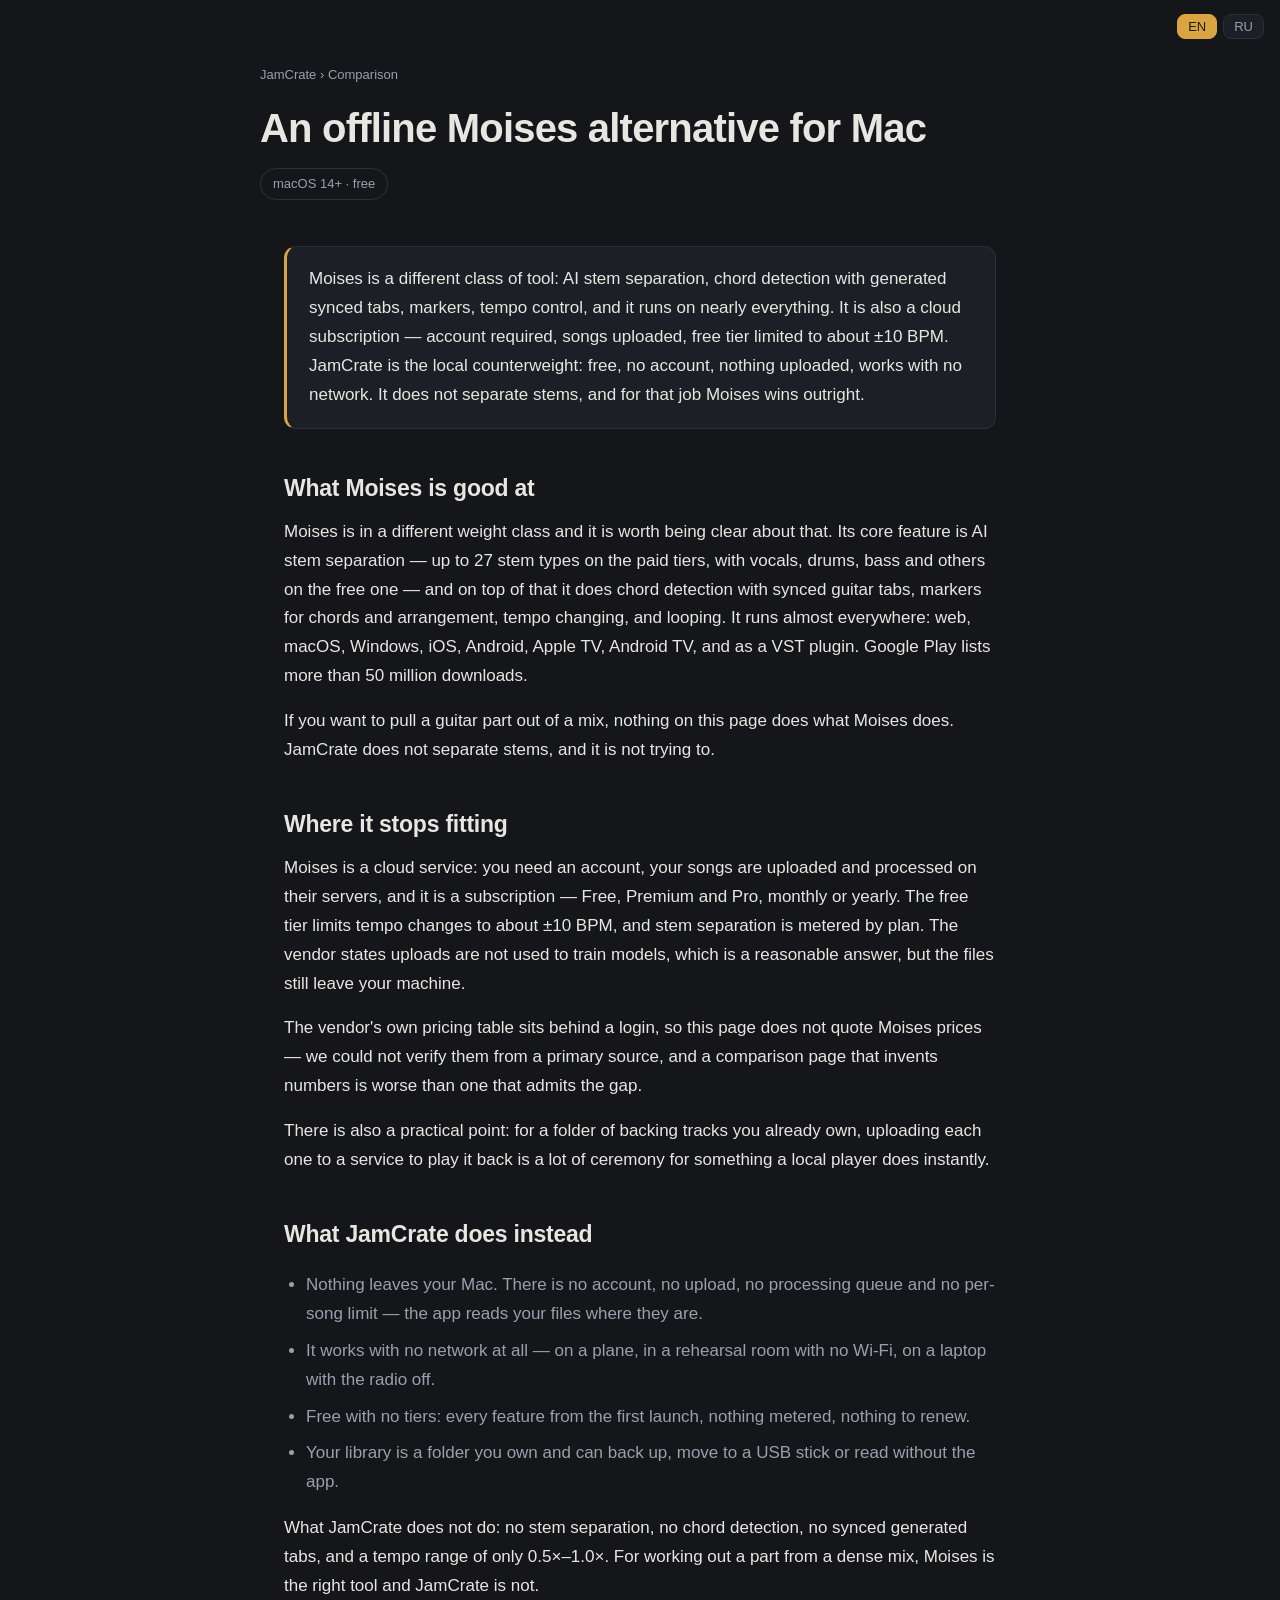
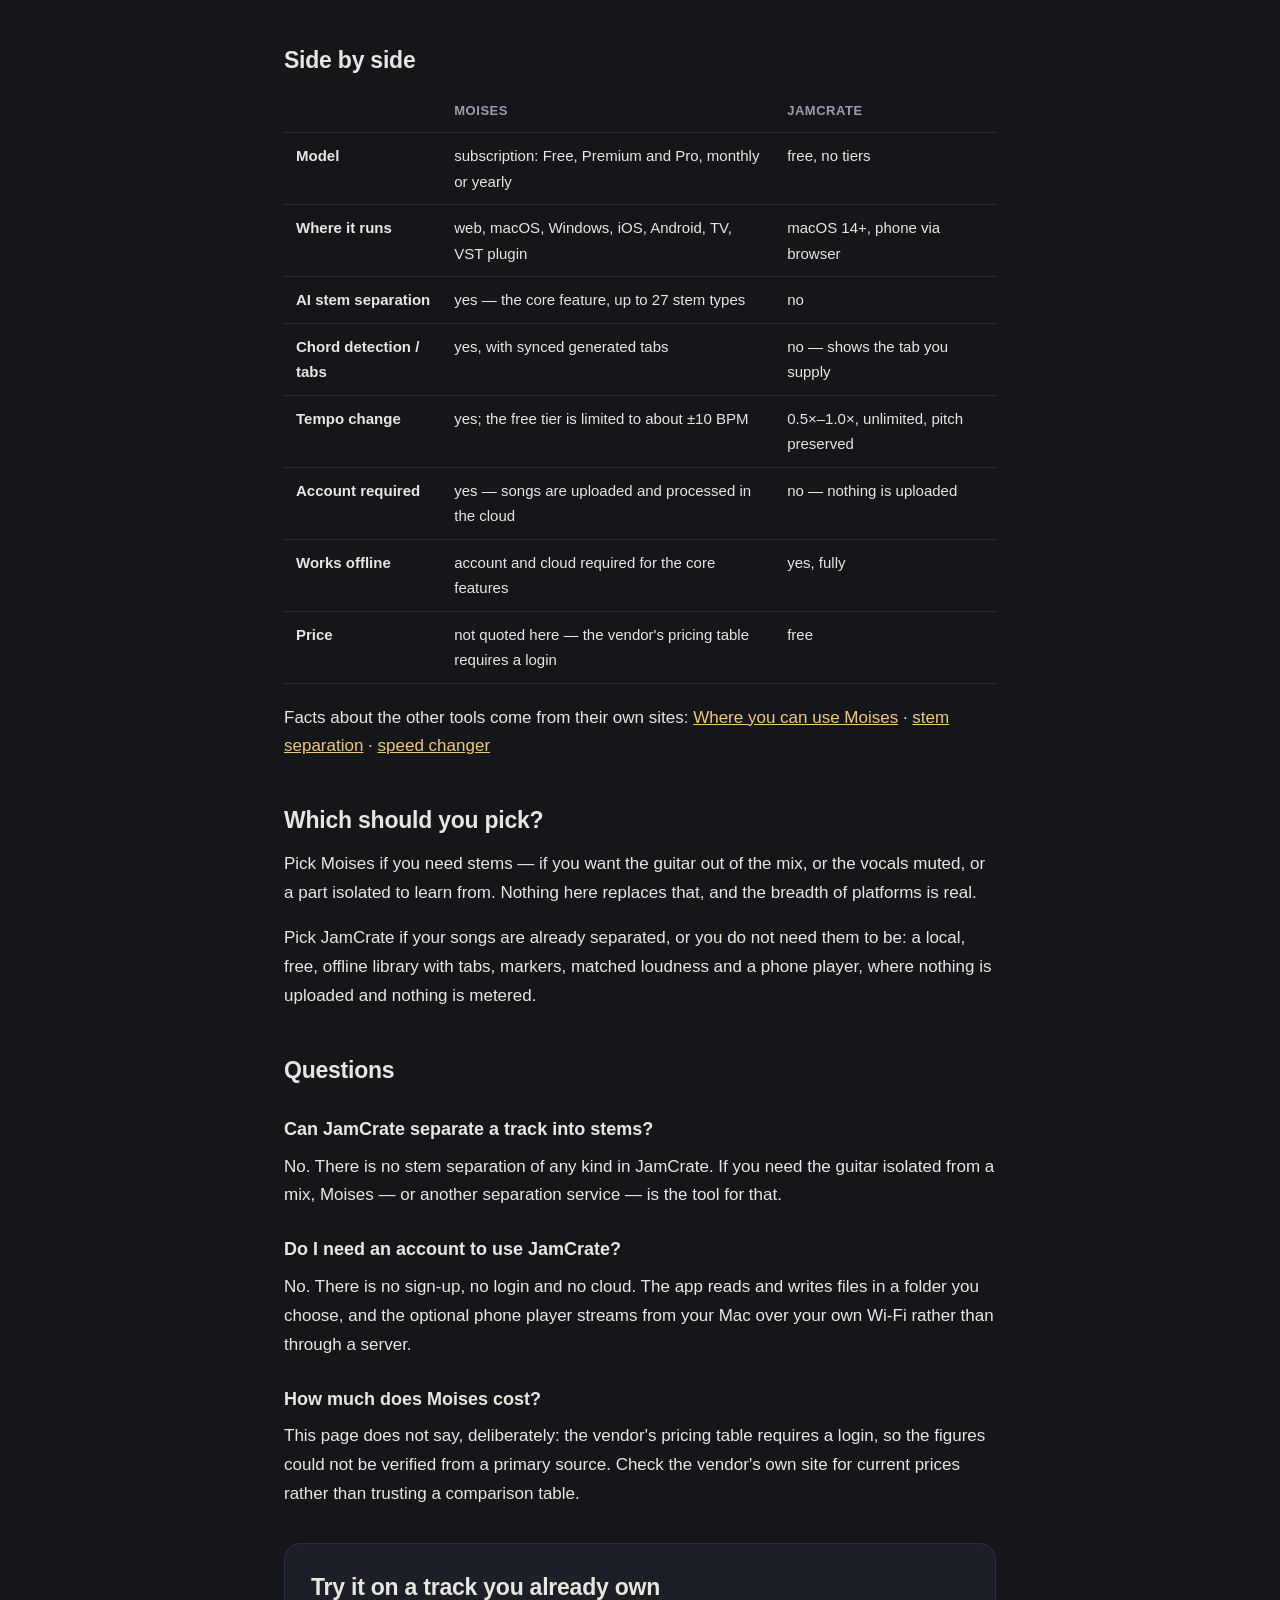
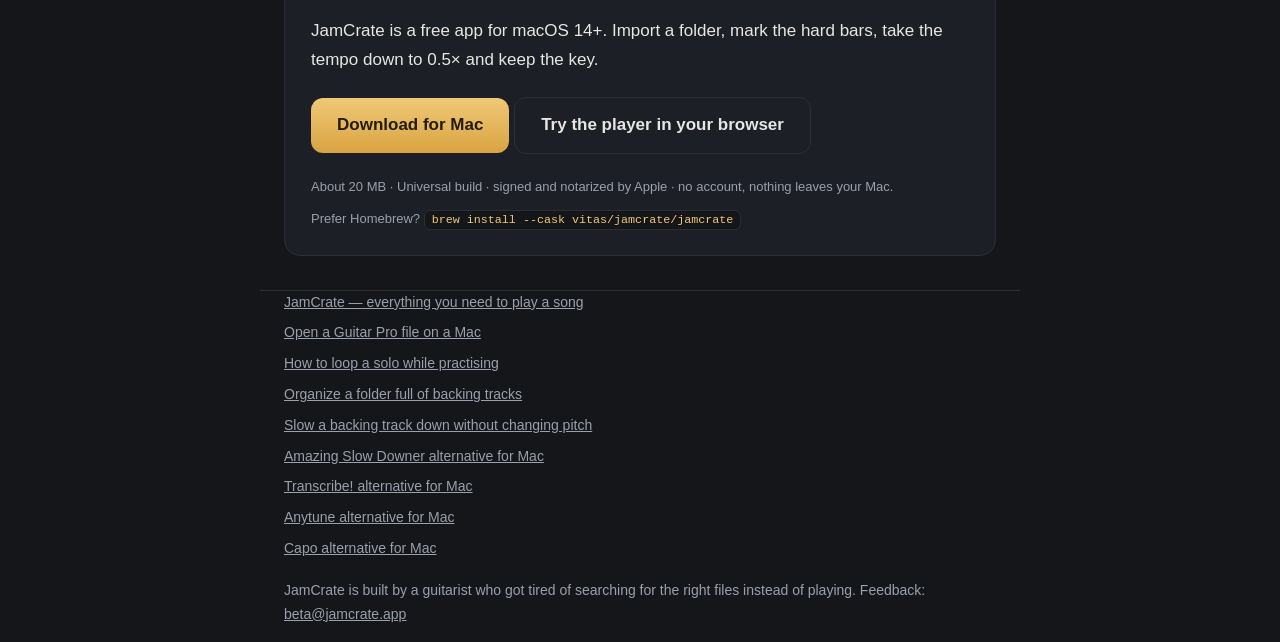
<file: moises-alternative-offline/index.html>
<!DOCTYPE html>
<html lang="en">
<head>
<meta charset="utf-8">
<meta name="viewport" content="width=device-width, initial-scale=1">
<title data-en="An offline Moises alternative for Mac — no account" data-ru="Офлайн-замена Moises на Mac (без аккаунта и загрузок)">An offline Moises alternative for Mac — no account</title>
<meta name="description" content="Moises does AI stem separation on almost every platform, but it is a cloud subscription. JamCrate is a local, free, offline library, with no stem separation.">
<link rel="canonical" href="https://jamcrate.app/moises-alternative-offline/">
<link rel="icon" type="image/png" href="../favicon.png">
<meta property="og:type" content="article">
<meta property="og:site_name" content="JamCrate">
<meta property="og:url" content="https://jamcrate.app/moises-alternative-offline/">
<meta property="og:title" content="An offline Moises alternative for Mac">
<meta property="og:description" content="Moises does AI stem separation across almost every platform, but it is a cloud subscription: account, upload, metered tiers. JamCrate is a local, free, offline library instead — and it does not separate stems at all.">
<meta property="og:image" content="https://jamcrate.app/og.png">
<script type="application/ld+json">
{
  "@context": "https://schema.org",
  "@type": "FAQPage",
  "mainEntity": [
    {
      "@type": "Question",
      "name": "Can JamCrate separate a track into stems?",
      "acceptedAnswer": {
        "@type": "Answer",
        "text": "No. There is no stem separation of any kind in JamCrate. If you need the guitar isolated from a mix, Moises — or another separation service — is the tool for that."
      }
    },
    {
      "@type": "Question",
      "name": "Do I need an account to use JamCrate?",
      "acceptedAnswer": {
        "@type": "Answer",
        "text": "No. There is no sign-up, no login and no cloud. The app reads and writes files in a folder you choose, and the optional phone player streams from your Mac over your own Wi-Fi rather than through a server."
      }
    },
    {
      "@type": "Question",
      "name": "How much does Moises cost?",
      "acceptedAnswer": {
        "@type": "Answer",
        "text": "This page does not say, deliberately: the vendor's pricing table requires a login, so the figures could not be verified from a primary source. Check the vendor's own site for current prices rather than trusting a comparison table."
      }
    }
  ]
}
</script>
<link rel="stylesheet" href="../article.css">
</head>
<body>
<div class="lang"><button id="bEN" class="on">EN</button><button id="bRU">RU</button></div>

<header class="top wrap">
  <p class="crumb"><a href="/">JamCrate</a> › <span data-en="Comparison" data-ru="Сравнение">Comparison</span></p>
  <h1 data-en="An offline Moises alternative for Mac"
      data-ru="Офлайн-замена Moises на Mac">An offline Moises alternative for Mac</h1>
  <p class="mac">macOS 14+ · <span data-en="free" data-ru="бесплатно">free</span></p>
</header>

<main class="wrap">
  <div class="answer">
  <p data-en="Moises is a different class of tool: AI stem separation, chord detection with generated synced tabs, markers, tempo control, and it runs on nearly everything. It is also a cloud subscription — account required, songs uploaded, free tier limited to about ±10 BPM. JamCrate is the local counterweight: free, no account, nothing uploaded, works with no network. It does not separate stems, and for that job Moises wins outright."
     data-ru="Moises — инструмент другого класса: разделение на стемы с помощью ИИ, распознавание аккордов с генерацией синхронизированных табов, маркеры, управление темпом, и работает почти везде. Это ещё и облачная подписка: нужен аккаунт, песни загружаются, бесплатный тариф ограничен примерно ±10 BPM. JamCrate — локальный противовес: бесплатно, без аккаунта, ничего не загружается, работает без сети. Стемы он не разделяет, и в этой задаче Moises побеждает безоговорочно.">Moises is a different class of tool: AI stem separation, chord detection with generated synced tabs, markers, tempo control, and it runs on nearly everything. It is also a cloud subscription — account required, songs uploaded, free tier limited to about ±10 BPM. JamCrate is the local counterweight: free, no account, nothing uploaded, works with no network. It does not separate stems, and for that job Moises wins outright.</p>
  </div>

  <h2 data-en="What Moises is good at" data-ru="В чём Moises хорош">What Moises is good at</h2>
  <p data-en="Moises is in a different weight class and it is worth being clear about that. Its core feature is AI stem separation — up to 27 stem types on the paid tiers, with vocals, drums, bass and others on the free one — and on top of that it does chord detection with synced guitar tabs, markers for chords and arrangement, tempo changing, and looping. It runs almost everywhere: web, macOS, Windows, iOS, Android, Apple TV, Android TV, and as a VST plugin. Google Play lists more than 50 million downloads."
     data-ru="Moises — это другой весовой класс, и об этом стоит сказать прямо. Его основная функция — разделение на стемы с помощью ИИ: до 27 типов стемов на платных тарифах, а на бесплатном — вокал, барабаны, бас и остальное. Сверх этого он распознаёт аккорды с синхронизированными гитарными табами, ставит маркеры аккордов и аранжировки, меняет темп и зацикливает. Он работает почти везде: веб, macOS, Windows, iOS, Android, Apple TV, Android TV и как плагин VST. В Google Play — больше 50 миллионов загрузок.">Moises is in a different weight class and it is worth being clear about that. Its core feature is AI stem separation — up to 27 stem types on the paid tiers, with vocals, drums, bass and others on the free one — and on top of that it does chord detection with synced guitar tabs, markers for chords and arrangement, tempo changing, and looping. It runs almost everywhere: web, macOS, Windows, iOS, Android, Apple TV, Android TV, and as a VST plugin. Google Play lists more than 50 million downloads.</p>
  <p data-en="If you want to pull a guitar part out of a mix, nothing on this page does what Moises does. JamCrate does not separate stems, and it is not trying to."
     data-ru="Если ты хочешь вытащить гитарную партию из микса, ничто на этой странице не делает того, что делает Moises. JamCrate не разделяет на стемы и не пытается.">If you want to pull a guitar part out of a mix, nothing on this page does what Moises does. JamCrate does not separate stems, and it is not trying to.</p>
  <h2 data-en="Where it stops fitting" data-ru="Где он перестаёт подходить">Where it stops fitting</h2>
  <p data-en="Moises is a cloud service: you need an account, your songs are uploaded and processed on their servers, and it is a subscription — Free, Premium and Pro, monthly or yearly. The free tier limits tempo changes to about ±10 BPM, and stem separation is metered by plan. The vendor states uploads are not used to train models, which is a reasonable answer, but the files still leave your machine."
     data-ru="Moises — облачный сервис: нужен аккаунт, песни загружаются и обрабатываются на их серверах, и это подписка — Free, Premium и Pro, помесячно или на год. На бесплатном тарифе изменение темпа ограничено примерно ±10 BPM, а разделение на стемы дозируется тарифом. Разработчик заявляет, что загрузки не используются для обучения моделей, и это разумный ответ, но файлы всё равно покидают твою машину.">Moises is a cloud service: you need an account, your songs are uploaded and processed on their servers, and it is a subscription — Free, Premium and Pro, monthly or yearly. The free tier limits tempo changes to about ±10 BPM, and stem separation is metered by plan. The vendor states uploads are not used to train models, which is a reasonable answer, but the files still leave your machine.</p>
  <p data-en="The vendor&#x27;s own pricing table sits behind a login, so this page does not quote Moises prices — we could not verify them from a primary source, and a comparison page that invents numbers is worse than one that admits the gap."
     data-ru="Таблица цен разработчика доступна только после входа, поэтому эта страница не приводит цены Moises: подтвердить их по первоисточнику не удалось, а страница сравнения, которая выдумывает цифры, хуже той, которая признаёт пробел.">The vendor's own pricing table sits behind a login, so this page does not quote Moises prices — we could not verify them from a primary source, and a comparison page that invents numbers is worse than one that admits the gap.</p>
  <p data-en="There is also a practical point: for a folder of backing tracks you already own, uploading each one to a service to play it back is a lot of ceremony for something a local player does instantly."
     data-ru="Есть и практическая сторона: ради папки минусовок, которые у тебя уже есть, загружать каждую в сервис, чтобы просто её послушать, — это много церемоний ради того, что локальный плеер делает мгновенно.">There is also a practical point: for a folder of backing tracks you already own, uploading each one to a service to play it back is a lot of ceremony for something a local player does instantly.</p>
  <h2 data-en="What JamCrate does instead" data-ru="Что вместо этого делает JamCrate">What JamCrate does instead</h2>
  <ul>
    <li data-en="Nothing leaves your Mac. There is no account, no upload, no processing queue and no per-song limit — the app reads your files where they are."
        data-ru="Ничего не покидает твой Mac. Ни аккаунта, ни загрузки, ни очереди обработки, ни лимита на песни: приложение читает твои файлы там, где они лежат.">Nothing leaves your Mac. There is no account, no upload, no processing queue and no per-song limit — the app reads your files where they are.</li>
    <li data-en="It works with no network at all — on a plane, in a rehearsal room with no Wi-Fi, on a laptop with the radio off."
        data-ru="Работает вообще без сети — в самолёте, в репетиционной без Wi-Fi, на ноутбуке с выключенным радио.">It works with no network at all — on a plane, in a rehearsal room with no Wi-Fi, on a laptop with the radio off.</li>
    <li data-en="Free with no tiers: every feature from the first launch, nothing metered, nothing to renew."
        data-ru="Бесплатно и без тарифов: все возможности с первого запуска, ничего не дозируется, нечего продлевать.">Free with no tiers: every feature from the first launch, nothing metered, nothing to renew.</li>
    <li data-en="Your library is a folder you own and can back up, move to a USB stick or read without the app."
        data-ru="Твоя библиотека — папка, которой ты владеешь: её можно забэкапить, перенести на флешку или прочитать без приложения.">Your library is a folder you own and can back up, move to a USB stick or read without the app.</li>
  </ul>
  <p data-en="What JamCrate does not do: no stem separation, no chord detection, no synced generated tabs, and a tempo range of only 0.5×–1.0×. For working out a part from a dense mix, Moises is the right tool and JamCrate is not."
     data-ru="Чего JamCrate не делает: не разделяет на стемы, не распознаёт аккорды, не генерирует синхронизированные табы, и диапазон темпа у него только 0.5×–1.0×. Для разбора партии из плотного микса правильный инструмент — Moises, а не JamCrate.">What JamCrate does not do: no stem separation, no chord detection, no synced generated tabs, and a tempo range of only 0.5×–1.0×. For working out a part from a dense mix, Moises is the right tool and JamCrate is not.</p>
  <h2 data-en="Side by side" data-ru="Рядом">Side by side</h2>
  <table>
    <tr>
      <th></th>
      <th data-en="Moises" data-ru="Moises">Moises</th>
      <th data-en="JamCrate" data-ru="JamCrate">JamCrate</th>
    </tr>
    <tr>
      <td><b data-en="Model" data-ru="Модель">Model</b></td>
      <td data-en="subscription: Free, Premium and Pro, monthly or yearly" data-ru="подписка: Free, Premium и Pro, помесячно или на год">subscription: Free, Premium and Pro, monthly or yearly</td>
      <td data-en="free, no tiers" data-ru="бесплатно, без тарифов">free, no tiers</td>
    </tr>
    <tr>
      <td><b data-en="Where it runs" data-ru="Где работает">Where it runs</b></td>
      <td data-en="web, macOS, Windows, iOS, Android, TV, VST plugin" data-ru="веб, macOS, Windows, iOS, Android, ТВ, плагин VST">web, macOS, Windows, iOS, Android, TV, VST plugin</td>
      <td data-en="macOS 14+, phone via browser" data-ru="macOS 14+, телефон через браузер">macOS 14+, phone via browser</td>
    </tr>
    <tr>
      <td><b data-en="AI stem separation" data-ru="Разделение на стемы">AI stem separation</b></td>
      <td data-en="yes — the core feature, up to 27 stem types" data-ru="да — основная функция, до 27 типов стемов">yes — the core feature, up to 27 stem types</td>
      <td data-en="no" data-ru="нет">no</td>
    </tr>
    <tr>
      <td><b data-en="Chord detection / tabs" data-ru="Распознавание аккордов и табы">Chord detection / tabs</b></td>
      <td data-en="yes, with synced generated tabs" data-ru="да, с синхронизированными табами">yes, with synced generated tabs</td>
      <td data-en="no — shows the tab you supply" data-ru="нет — показывает твой таб">no — shows the tab you supply</td>
    </tr>
    <tr>
      <td><b data-en="Tempo change" data-ru="Изменение темпа">Tempo change</b></td>
      <td data-en="yes; the free tier is limited to about ±10 BPM" data-ru="да; на бесплатном тарифе ограничено примерно ±10 BPM">yes; the free tier is limited to about ±10 BPM</td>
      <td data-en="0.5×–1.0×, unlimited, pitch preserved" data-ru="0.5×–1.0×, без ограничений, тон сохраняется">0.5×–1.0×, unlimited, pitch preserved</td>
    </tr>
    <tr>
      <td><b data-en="Account required" data-ru="Нужен аккаунт">Account required</b></td>
      <td data-en="yes — songs are uploaded and processed in the cloud" data-ru="да — песни загружаются и обрабатываются в облаке">yes — songs are uploaded and processed in the cloud</td>
      <td data-en="no — nothing is uploaded" data-ru="нет — ничего не загружается">no — nothing is uploaded</td>
    </tr>
    <tr>
      <td><b data-en="Works offline" data-ru="Работает офлайн">Works offline</b></td>
      <td data-en="account and cloud required for the core features" data-ru="для основных функций нужны аккаунт и облако">account and cloud required for the core features</td>
      <td data-en="yes, fully" data-ru="да, полностью">yes, fully</td>
    </tr>
    <tr>
      <td><b data-en="Price" data-ru="Цена">Price</b></td>
      <td data-en="not quoted here — the vendor&#x27;s pricing table requires a login" data-ru="здесь не приводится — таблица цен разработчика доступна только после входа">not quoted here — the vendor's pricing table requires a login</td>
      <td data-en="free" data-ru="бесплатно">free</td>
    </tr>
  </table>
  <p class="fine" data-en="Facts about the other tools come from their own sites:"
     data-ru="Факты о других инструментах — с их собственных сайтов:">Facts about the other tools come from their own sites: <a href="https://help.moises.ai/hc/en-us/articles/8581469810844-Where-can-I-use-Moises" data-en="Where you can use Moises" data-ru="Где можно использовать Moises">Where you can use Moises</a> · <a href="https://moises.ai/features/stem-separation/" data-en="stem separation" data-ru="разделение на стемы">stem separation</a> · <a href="https://moises.ai/features/audio-speed-changer/" data-en="speed changer" data-ru="изменение скорости">speed changer</a></p>
  <h2 data-en="Which should you pick?" data-ru="Что выбрать?">Which should you pick?</h2>
  <p data-en="Pick Moises if you need stems — if you want the guitar out of the mix, or the vocals muted, or a part isolated to learn from. Nothing here replaces that, and the breadth of platforms is real."
     data-ru="Выбирай Moises, если нужны стемы: вытащить гитару из микса, заглушить вокал или выделить партию для разбора. Ничто здесь этого не заменяет, и широта платформ тоже реальна.">Pick Moises if you need stems — if you want the guitar out of the mix, or the vocals muted, or a part isolated to learn from. Nothing here replaces that, and the breadth of platforms is real.</p>
  <p data-en="Pick JamCrate if your songs are already separated, or you do not need them to be: a local, free, offline library with tabs, markers, matched loudness and a phone player, where nothing is uploaded and nothing is metered."
     data-ru="Выбирай JamCrate, если твои песни уже разделены или тебе этого не нужно: локальная, бесплатная, офлайн-библиотека с табами, маркерами, выровненной громкостью и плеером на телефоне, где ничего не загружается и ничего не дозируется.">Pick JamCrate if your songs are already separated, or you do not need them to be: a local, free, offline library with tabs, markers, matched loudness and a phone player, where nothing is uploaded and nothing is metered.</p>
  <section class="faq">
  <h2 data-en="Questions" data-ru="Вопросы">Questions</h2>
  <h3 data-en="Can JamCrate separate a track into stems?" data-ru="JamCrate разделяет трек на стемы?">Can JamCrate separate a track into stems?</h3>
  <p data-en="No. There is no stem separation of any kind in JamCrate. If you need the guitar isolated from a mix, Moises — or another separation service — is the tool for that."
     data-ru="Нет. Разделения на стемы в JamCrate нет никакого. Если нужно выделить гитару из микса, для этого нужен Moises или другой сервис разделения.">No. There is no stem separation of any kind in JamCrate. If you need the guitar isolated from a mix, Moises — or another separation service — is the tool for that.</p>
  <h3 data-en="Do I need an account to use JamCrate?" data-ru="Для JamCrate нужен аккаунт?">Do I need an account to use JamCrate?</h3>
  <p data-en="No. There is no sign-up, no login and no cloud. The app reads and writes files in a folder you choose, and the optional phone player streams from your Mac over your own Wi-Fi rather than through a server."
     data-ru="Нет. Ни регистрации, ни входа, ни облака. Приложение читает и пишет файлы в папке, которую ты выбрал, а необязательный плеер на телефоне стримит с твоего Mac по твоей же Wi-Fi, а не через сервер.">No. There is no sign-up, no login and no cloud. The app reads and writes files in a folder you choose, and the optional phone player streams from your Mac over your own Wi-Fi rather than through a server.</p>
  <h3 data-en="How much does Moises cost?" data-ru="Сколько стоит Moises?">How much does Moises cost?</h3>
  <p data-en="This page does not say, deliberately: the vendor&#x27;s pricing table requires a login, so the figures could not be verified from a primary source. Check the vendor&#x27;s own site for current prices rather than trusting a comparison table."
     data-ru="Эта страница намеренно этого не говорит: таблица цен разработчика доступна только после входа, поэтому цифры не удалось подтвердить по первоисточнику. Актуальные цены смотри на сайте разработчика, а не в таблице сравнения.">This page does not say, deliberately: the vendor's pricing table requires a login, so the figures could not be verified from a primary source. Check the vendor's own site for current prices rather than trusting a comparison table.</p>
  </section>
  <div class="box">
    <h2 data-en="Try it on a track you already own" data-ru="Попробуй на своём треке">Try it on a track you already own</h2>
    <p data-en="JamCrate is a free app for macOS 14+. Import a folder, mark the hard bars, take the tempo down to 0.5× and keep the key."
       data-ru="JamCrate — бесплатное приложение для macOS 14+. Импортируй папку, отметь трудные такты, уведи темп к 0.5× и останься в той же тональности.">JamCrate is a free app for macOS 14+. Import a folder, mark the hard bars, take the tempo down to 0.5× and keep the key.</p>
    <p>
      <a class="cta" href="https://github.com/vitas/jamcrate-beta/releases/download/v0.9.16-beta/JamCrate.dmg" data-en="Download for Mac" data-ru="Скачать для Mac">Download for Mac</a>
      <a class="cta secondary" href="https://play.jamcrate.app" data-en="Try the player in your browser" data-ru="Открыть плеер в браузере">Try the player in your browser</a>
    </p>
    <p class="fine" data-en="About 20 MB · Universal build · signed and notarized by Apple · no account, nothing leaves your Mac." data-ru="Около 20 МБ · универсальная сборка · подписано и нотаризовано Apple · без аккаунта, ничего не покидает твой Mac.">About 20 MB · Universal build · signed and notarized by Apple · no account, nothing leaves your Mac.</p>
    <p class="fine" data-en="Prefer Homebrew? <code>brew install --cask vitas/jamcrate/jamcrate</code>" data-ru="Привык к Homebrew? <code>brew install --cask vitas/jamcrate/jamcrate</code>">Prefer Homebrew? <code>brew install --cask vitas/jamcrate/jamcrate</code></p>
  </div>
</main>

<footer class="wrap">
  <ul>
    <li><a href="/" data-en="JamCrate — everything you need to play a song" data-ru="JamCrate — всё, чтобы сыграть песню">JamCrate — everything you need to play a song</a></li>
    <li><a href="/open-gp5-on-mac/" data-en="Open a Guitar Pro file on a Mac" data-ru="Открыть файл Guitar Pro на Mac">Open a Guitar Pro file on a Mac</a></li>
    <li><a href="/loop-a-solo-while-practicing/" data-en="How to loop a solo while practising" data-ru="Как зациклить соло во время занятий">How to loop a solo while practising</a></li>
    <li><a href="/organize-backing-tracks-mac/" data-en="Organize a folder full of backing tracks" data-ru="Разобрать папку с минусовками">Organize a folder full of backing tracks</a></li>
    <li><a href="/slow-down-backing-track-without-pitch-change/" data-en="Slow a backing track down without changing pitch" data-ru="Замедлить минусовку без смены тона">Slow a backing track down without changing pitch</a></li>
    <li><a href="/amazing-slow-downer-alternative-mac/" data-en="Amazing Slow Downer alternative for Mac" data-ru="Замена Amazing Slow Downer на Mac">Amazing Slow Downer alternative for Mac</a></li>
    <li><a href="/transcribe-alternative-mac/" data-en="Transcribe! alternative for Mac" data-ru="Замена Transcribe! на Mac">Transcribe! alternative for Mac</a></li>
    <li><a href="/anytune-alternative-mac/" data-en="Anytune alternative for Mac" data-ru="Замена Anytune на Mac">Anytune alternative for Mac</a></li>
    <li><a href="/capo-alternative-mac/" data-en="Capo alternative for Mac" data-ru="Замена Capo на Mac">Capo alternative for Mac</a></li>
  </ul>
  <p data-en="JamCrate is built by a guitarist who got tired of searching for the right files instead of playing. Feedback: <a href=&quot;mailto:beta@jamcrate.app&quot;>beta@jamcrate.app</a>"
       data-ru="JamCrate делает гитарист, который устал искать нужные файлы вместо того, чтобы играть. Обратная связь: <a href=&quot;mailto:beta@jamcrate.app&quot;>beta@jamcrate.app</a>">JamCrate is built by a guitarist who got tired of searching for the right files instead of playing. Feedback: <a href="mailto:beta@jamcrate.app">beta@jamcrate.app</a></p>
</footer>
<script src="../lang.js"></script>
<script src="../site.js" defer></script>
</body>
</html>
</file>
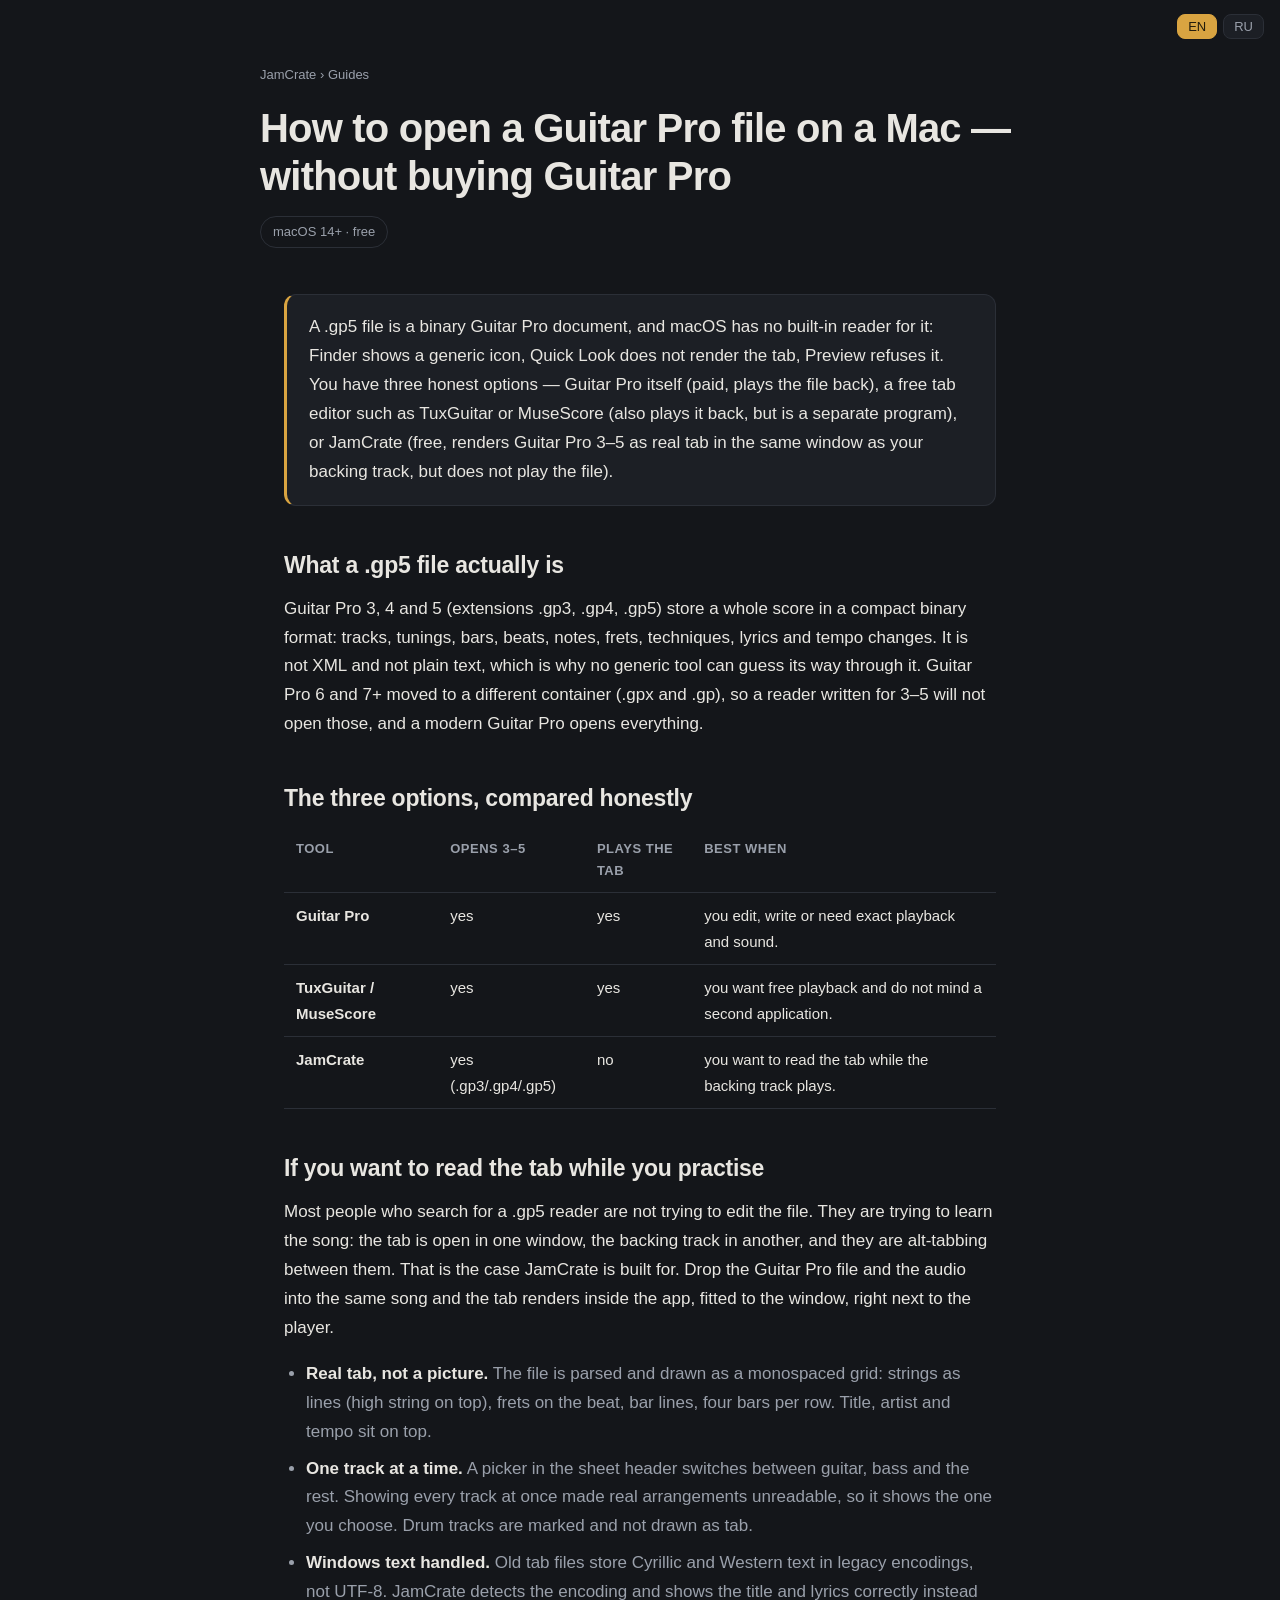
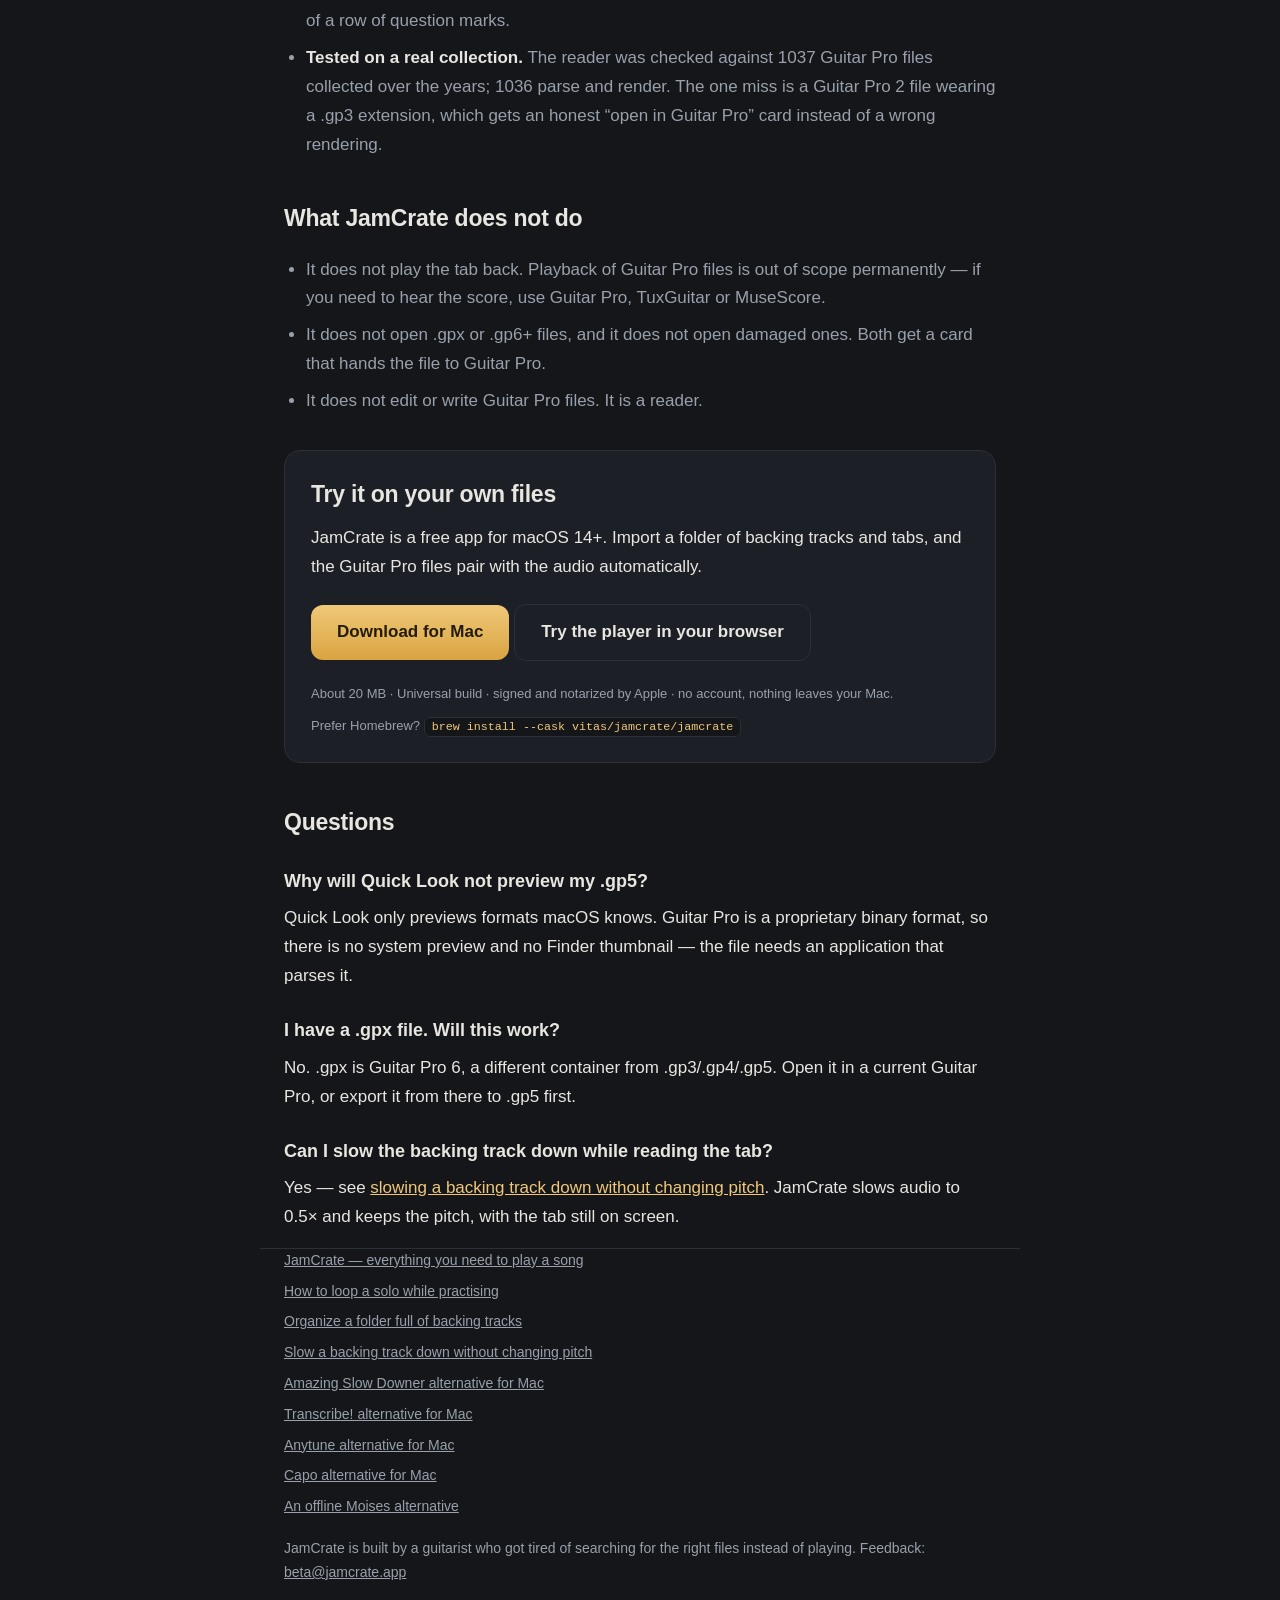
<file: open-gp5-on-mac/index.html>
<!DOCTYPE html>
<html lang="en">
<head>
<meta charset="utf-8">
<meta name="viewport" content="width=device-width, initial-scale=1">
<title data-en="Open a .gp5, .gp4 or .gp3 on a Mac without Guitar Pro" data-ru="Как открыть файл Guitar Pro (.gp5, .gp4, .gp3) на Mac — без Guitar Pro">Open a .gp5, .gp4 or .gp3 on a Mac without Guitar Pro</title>
<link rel="icon" type="image/png" href="../favicon.png">
<meta name="description" content="A .gp5 file has no built-in reader on macOS. Three ways to open Guitar Pro 3–5 files on a Mac: Guitar Pro itself, a free tab editor, or JamCrate.">
<meta name="robots" content="index,follow">
<link rel="canonical" href="https://jamcrate.app/open-gp5-on-mac/">
<meta property="og:type" content="article">
<meta property="og:site_name" content="JamCrate">
<meta property="og:url" content="https://jamcrate.app/open-gp5-on-mac/">
<meta property="og:title" content="Open a Guitar Pro 3–5 file on a Mac without Guitar Pro">
<meta property="og:description" content="What a .gp5 file is, which free tools open it, and how to read the tab next to the backing track you are practising.">
<meta property="og:image" content="https://jamcrate.app/og.png">
<meta name="twitter:card" content="summary_large_image">
<script type="application/ld+json">
{
  "@context": "https://schema.org",
  "@type": "FAQPage",
  "mainEntity": [
    { "@type": "Question", "name": "Can macOS open a .gp5 file by itself?",
      "acceptedAnswer": { "@type": "Answer", "text": "No. Guitar Pro files are a binary format owned by Arobas Music, and macOS ships no reader or preview for them. Finder shows a generic document icon, Quick Look does not render the tab, and Preview refuses the file." } },
    { "@type": "Question", "name": "What is the difference between .gp3, .gp4, .gp5 and .gpx?",
      "acceptedAnswer": { "@type": "Answer", "text": ".gp3, .gp4 and .gp5 are the Guitar Pro 3, 4 and 5 formats. .gpx is Guitar Pro 6 and .gp is Guitar Pro 7/8; both are a different, newer container. A reader for 3–5 does not read .gpx, and a modern Guitar Pro opens all of them." } },
    { "@type": "Question", "name": "Does JamCrate play Guitar Pro files?",
      "acceptedAnswer": { "@type": "Answer", "text": "No, and it never will — playing the tab back is out of scope. JamCrate renders Guitar Pro 3–5 files as readable tab in the same window as your audio, so you can look at the tab while the backing track plays." } }
  ]
}
</script>
<link rel="stylesheet" href="../article.css">
</head>
<body>
<div class="lang"><button id="bEN" class="on">EN</button><button id="bRU">RU</button></div>

<header class="top wrap">
  <p class="crumb"><a href="/">JamCrate</a> › <span data-en="Guides" data-ru="Гайды">Guides</span></p>
  <h1 data-en="How to open a Guitar Pro file on a Mac — without buying Guitar Pro"
      data-ru="Как открыть файл Guitar Pro на Mac — не покупая Guitar Pro">How to open a Guitar Pro file on a Mac — without buying Guitar Pro</h1>
  <p class="mac">macOS 14+ · <span data-en="free" data-ru="бесплатно">free</span></p>
</header>

<main class="wrap">
  <div class="answer">
    <p data-en="A .gp5 file is a binary Guitar Pro document, and macOS has no built-in reader for it: Finder shows a generic icon, Quick Look does not render the tab, Preview refuses it. You have three honest options — Guitar Pro itself (paid, plays the file back), a free tab editor such as TuxGuitar or MuseScore (also plays it back, but is a separate program), or JamCrate (free, renders Guitar Pro 3–5 as real tab in the same window as your backing track, but does not play the file)."
       data-ru="Файл .gp5 — это бинарный документ Guitar Pro, и в macOS нет встроенного средства его открыть: Finder покажет обычную иконку, Quick Look таб не отрисует, Preview файл не примет. Честных вариантов три: сам Guitar Pro (платный, умеет проигрывать), бесплатный редактор вроде TuxGuitar или MuseScore (тоже проигрывает, но это отдельная программа), либо JamCrate (бесплатный, показывает Guitar Pro 3–5 настоящей табулатурой в одном окне с минусовкой, но файл не проигрывает).">A .gp5 file is a binary Guitar Pro document, and macOS has no built-in reader for it: Finder shows a generic icon, Quick Look does not render the tab, Preview refuses it. You have three honest options — Guitar Pro itself (paid, plays the file back), a free tab editor such as TuxGuitar or MuseScore (also plays it back, but is a separate program), or JamCrate (free, renders Guitar Pro 3–5 as real tab in the same window as your backing track, but does not play the file).</p>
  </div>

  <h2 data-en="What a .gp5 file actually is" data-ru="Что на самом деле представляет собой файл .gp5">What a .gp5 file actually is</h2>
  <p data-en="Guitar Pro 3, 4 and 5 (extensions .gp3, .gp4, .gp5) store a whole score in a compact binary format: tracks, tunings, bars, beats, notes, frets, techniques, lyrics and tempo changes. It is not XML and not plain text, which is why no generic tool can guess its way through it. Guitar Pro 6 and 7+ moved to a different container (.gpx and .gp), so a reader written for 3–5 will not open those, and a modern Guitar Pro opens everything."
     data-ru="Guitar Pro 3, 4 и 5 (расширения .gp3, .gp4, .gp5) хранят партитуру целиком в компактном бинарном формате: дорожки, строи, такты, доли, ноты, лады, приёмы, текст и смены темпа. Это не XML и не текст, поэтому универсальный инструмент его «на глаз» не разберёт. В Guitar Pro 6 и 7+ контейнер другой (.gpx и .gp), так что читатель для 3–5 их не откроет, а современный Guitar Pro открывает всё.">Guitar Pro 3, 4 and 5 (extensions .gp3, .gp4, .gp5) store a whole score in a compact binary format: tracks, tunings, bars, beats, notes, frets, techniques, lyrics and tempo changes. It is not XML and not plain text, which is why no generic tool can guess its way through it. Guitar Pro 6 and 7+ moved to a different container (.gpx and .gp), so a reader written for 3–5 will not open those, and a modern Guitar Pro opens everything.</p>

  <h2 data-en="The three options, compared honestly" data-ru="Три варианта — честное сравнение">The three options, compared honestly</h2>
  <table>
    <tr>
      <th data-en="Tool" data-ru="Инструмент">Tool</th>
      <th data-en="Opens 3–5" data-ru="Открывает 3–5">Opens 3–5</th>
      <th data-en="Plays the tab" data-ru="Проигрывает таб">Plays the tab</th>
      <th data-en="Best when" data-ru="Когда лучше">Best when</th>
    </tr>
    <tr>
      <td><b>Guitar Pro</b></td>
      <td data-en="yes" data-ru="да">yes</td>
      <td data-en="yes" data-ru="да">yes</td>
      <td data-en="you edit, write or need exact playback and sound." data-ru="ты редактируешь, пишешь или нужен точный звук и воспроизведение.">you edit, write or need exact playback and sound.</td>
    </tr>
    <tr>
      <td><b>TuxGuitar / MuseScore</b></td>
      <td data-en="yes" data-ru="да">yes</td>
      <td data-en="yes" data-ru="да">yes</td>
      <td data-en="you want free playback and do not mind a second application." data-ru="нужно бесплатное воспроизведение и не смущает вторая программа.">you want free playback and do not mind a second application.</td>
    </tr>
    <tr>
      <td><b>JamCrate</b></td>
      <td data-en="yes (.gp3/.gp4/.gp5)" data-ru="да (.gp3/.gp4/.gp5)">yes (.gp3/.gp4/.gp5)</td>
      <td data-en="no" data-ru="нет">no</td>
      <td data-en="you want to read the tab while the backing track plays." data-ru="нужно читать таб, пока играет минусовка.">you want to read the tab while the backing track plays.</td>
    </tr>
  </table>

  <h2 data-en="If you want to read the tab while you practise" data-ru="Если ты хочешь читать таб во время игры">If you want to read the tab while you practise</h2>
  <p data-en="Most people who search for a .gp5 reader are not trying to edit the file. They are trying to learn the song: the tab is open in one window, the backing track in another, and they are alt-tabbing between them. That is the case JamCrate is built for. Drop the Guitar Pro file and the audio into the same song and the tab renders inside the app, fitted to the window, right next to the player."
     data-ru="Большинство тех, кто ищет чем открыть .gp5, не собираются файл редактировать. Они учат песню: таб в одном окне, минусовка в другом, и они переключаются между ними. Ровно для этого сделан JamCrate. Положи файл Guitar Pro и аудио в одну песню — таб отрисуется внутри приложения, по ширине окна, рядом с плеером.">Most people who search for a .gp5 reader are not trying to edit the file. They are trying to learn the song: the tab is open in one window, the backing track in another, and they are alt-tabbing between them. That is the case JamCrate is built for. Drop the Guitar Pro file and the audio into the same song and the tab renders inside the app, fitted to the window, right next to the player.</p>
  <ul>
    <li data-en="<b>Real tab, not a picture.</b> The file is parsed and drawn as a monospaced grid: strings as lines (high string on top), frets on the beat, bar lines, four bars per row. Title, artist and tempo sit on top."
        data-ru="<b>Настоящая табулатура, а не картинка.</b> Файл разбирается и рисуется моноширинной сеткой: строки — струны (высокая сверху), лады по долям, тактовые черты, по четыре такта в ряд. Сверху название, исполнитель и темп."><b>Real tab, not a picture.</b> The file is parsed and drawn as a monospaced grid: strings as lines (high string on top), frets on the beat, bar lines, four bars per row. Title, artist and tempo sit on top.</li>
    <li data-en="<b>One track at a time.</b> A picker in the sheet header switches between guitar, bass and the rest. Showing every track at once made real arrangements unreadable, so it shows the one you choose. Drum tracks are marked and not drawn as tab."
        data-ru="<b>По одной дорожке.</b> Переключатель в шапке листа выбирает гитару, бас и остальные. Показ всех дорожек сразу делал реальные аранжировки нечитаемыми, поэтому показывается выбранная. Ударные помечаются и табулатурой не рисуются."><b>One track at a time.</b> A picker in the sheet header switches between guitar, bass and the rest. Showing every track at once made real arrangements unreadable, so it shows the one you choose. Drum tracks are marked and not drawn as tab.</li>
    <li data-en="<b>Windows text handled.</b> Old tab files store Cyrillic and Western text in legacy encodings, not UTF-8. JamCrate detects the encoding and shows the title and lyrics correctly instead of a row of question marks."
        data-ru="<b>Кодировки учтены.</b> Старые файлы хранят кириллицу и западный текст в легаси-кодировках, а не в UTF-8. JamCrate определяет кодировку и показывает название и текст нормально, а не строкой вопросительных знаков."><b>Windows text handled.</b> Old tab files store Cyrillic and Western text in legacy encodings, not UTF-8. JamCrate detects the encoding and shows the title and lyrics correctly instead of a row of question marks.</li>
    <li data-en="<b>Tested on a real collection.</b> The reader was checked against 1037 Guitar Pro files collected over the years; 1036 parse and render. The one miss is a Guitar Pro 2 file wearing a .gp3 extension, which gets an honest “open in Guitar Pro” card instead of a wrong rendering."
        data-ru="<b>Проверено на живой коллекции.</b> Читатель прогнали по 1037 файлам Guitar Pro, собранным за годы; 1036 разбираются и рисуются. Единственный промах — файл Guitar Pro 2 с расширением .gp3: вместо неверной отрисовки показывается честная карточка «открыть в Guitar Pro»."><b>Tested on a real collection.</b> The reader was checked against 1037 Guitar Pro files collected over the years; 1036 parse and render. The one miss is a Guitar Pro 2 file wearing a .gp3 extension, which gets an honest “open in Guitar Pro” card instead of a wrong rendering.</li>
  </ul>

  <h2 data-en="What JamCrate does not do" data-ru="Чего JamCrate не делает">What JamCrate does not do</h2>
  <ul>
    <li data-en="It does not play the tab back. Playback of Guitar Pro files is out of scope permanently — if you need to hear the score, use Guitar Pro, TuxGuitar or MuseScore."
        data-ru="Не проигрывает таб. Воспроизведение файлов Guitar Pro вне задач проекта навсегда — если нужно услышать партитуру, используй Guitar Pro, TuxGuitar или MuseScore.">It does not play the tab back. Playback of Guitar Pro files is out of scope permanently — if you need to hear the score, use Guitar Pro, TuxGuitar or MuseScore.</li>
    <li data-en="It does not open .gpx or .gp6+ files, and it does not open damaged ones. Both get a card that hands the file to Guitar Pro."
        data-ru="Не открывает .gpx и .gp6+, а также повреждённые файлы. В обоих случаях показывается карточка, которая передаёт файл в Guitar Pro.">It does not open .gpx or .gp6+ files, and it does not open damaged ones. Both get a card that hands the file to Guitar Pro.</li>
    <li data-en="It does not edit or write Guitar Pro files. It is a reader."
        data-ru="Не редактирует и не пишет файлы Guitar Pro. Это читатель.">It does not edit or write Guitar Pro files. It is a reader.</li>
  </ul>

  <div class="box">
    <h2 data-en="Try it on your own files" data-ru="Попробуй на своих файлах">Try it on your own files</h2>
    <p data-en="JamCrate is a free app for macOS 14+. Import a folder of backing tracks and tabs, and the Guitar Pro files pair with the audio automatically."
       data-ru="JamCrate — бесплатное приложение для macOS 14+. Импортируй папку с минусовками и табами, файлы Guitar Pro склеятся с аудио сами.">JamCrate is a free app for macOS 14+. Import a folder of backing tracks and tabs, and the Guitar Pro files pair with the audio automatically.</p>
    <p>
      <a class="cta" href="https://github.com/vitas/jamcrate-beta/releases/download/v0.9.16-beta/JamCrate.dmg" data-en="Download for Mac" data-ru="Скачать для Mac">Download for Mac</a>
      <a class="cta secondary" href="https://play.jamcrate.app" data-en="Try the player in your browser" data-ru="Открыть плеер в браузере">Try the player in your browser</a>
    </p>
    <p class="fine" data-en="About 20 MB · Universal build · signed and notarized by Apple · no account, nothing leaves your Mac." data-ru="Около 20 МБ · универсальная сборка · подписано и нотаризовано Apple · без аккаунта, ничего не покидает твой Mac.">About 20 MB · Universal build · signed and notarized by Apple · no account, nothing leaves your Mac.</p>
    <p class="fine" data-en="Prefer Homebrew? <code>brew install --cask vitas/jamcrate/jamcrate</code>" data-ru="Привык к Homebrew? <code>brew install --cask vitas/jamcrate/jamcrate</code>">Prefer Homebrew? <code>brew install --cask vitas/jamcrate/jamcrate</code></p>
  </div>

  <section class="faq">
    <h2 data-en="Questions" data-ru="Вопросы">Questions</h2>
    <h3 data-en="Why will Quick Look not preview my .gp5?" data-ru="Почему Quick Look не показывает мой .gp5?">Why will Quick Look not preview my .gp5?</h3>
    <p data-en="Quick Look only previews formats macOS knows. Guitar Pro is a proprietary binary format, so there is no system preview and no Finder thumbnail — the file needs an application that parses it."
       data-ru="Quick Look показывает только те форматы, которые знает macOS. Guitar Pro — проприетарный бинарный формат, поэтому системного превью и значка в Finder нет: файл должна разобрать программа.">Quick Look only previews formats macOS knows. Guitar Pro is a proprietary binary format, so there is no system preview and no Finder thumbnail — the file needs an application that parses it.</p>
    <h3 data-en="I have a .gpx file. Will this work?" data-ru="У меня файл .gpx. Это сработает?">I have a .gpx file. Will this work?</h3>
    <p data-en="No. .gpx is Guitar Pro 6, a different container from .gp3/.gp4/.gp5. Open it in a current Guitar Pro, or export it from there to .gp5 first."
       data-ru="Нет. .gpx — это Guitar Pro 6, другой контейнер, не .gp3/.gp4/.gp5. Открой его в актуальном Guitar Pro или сначала экспортируй оттуда в .gp5.">No. .gpx is Guitar Pro 6, a different container from .gp3/.gp4/.gp5. Open it in a current Guitar Pro, or export it from there to .gp5 first.</p>
    <h3 data-en="Can I slow the backing track down while reading the tab?" data-ru="Можно замедлить минусовку, пока читаю таб?">Can I slow the backing track down while reading the tab?</h3>
    <p data-en="Yes — see <a href=&quot;/slow-down-backing-track-without-pitch-change/&quot;>slowing a backing track down without changing pitch</a>. JamCrate slows audio to 0.5× and keeps the pitch, with the tab still on screen."
       data-ru="Да — см. <a href=&quot;/slow-down-backing-track-without-pitch-change/&quot;>как замедлить минусовку без смены тона</a>. JamCrate замедляет аудио до 0.5× с сохранением тона, таб остаётся на экране.">Yes — see <a href="/slow-down-backing-track-without-pitch-change/">slowing a backing track down without changing pitch</a>. JamCrate slows audio to 0.5× and keeps the pitch, with the tab still on screen.</p>
  </section>
</main>

<footer class="wrap">
  <ul>
    <li><a href="/" data-en="JamCrate — everything you need to play a song" data-ru="JamCrate — всё, чтобы сыграть песню">JamCrate — everything you need to play a song</a></li>
    <li><a href="/loop-a-solo-while-practicing/" data-en="How to loop a solo while practising" data-ru="Как зациклить соло во время занятий">How to loop a solo while practising</a></li>
    <li><a href="/organize-backing-tracks-mac/" data-en="Organize a folder full of backing tracks" data-ru="Разобрать папку с минусовками">Organize a folder full of backing tracks</a></li>
    <li><a href="/slow-down-backing-track-without-pitch-change/" data-en="Slow a backing track down without changing pitch" data-ru="Замедлить минусовку без смены тона">Slow a backing track down without changing pitch</a></li>
    <li><a href="/amazing-slow-downer-alternative-mac/" data-en="Amazing Slow Downer alternative for Mac" data-ru="Замена Amazing Slow Downer на Mac">Amazing Slow Downer alternative for Mac</a></li>
    <li><a href="/transcribe-alternative-mac/" data-en="Transcribe! alternative for Mac" data-ru="Замена Transcribe! на Mac">Transcribe! alternative for Mac</a></li>
    <li><a href="/anytune-alternative-mac/" data-en="Anytune alternative for Mac" data-ru="Замена Anytune на Mac">Anytune alternative for Mac</a></li>
    <li><a href="/capo-alternative-mac/" data-en="Capo alternative for Mac" data-ru="Замена Capo на Mac">Capo alternative for Mac</a></li>
    <li><a href="/moises-alternative-offline/" data-en="An offline Moises alternative" data-ru="Офлайн-замена Moises">An offline Moises alternative</a></li>
  </ul>
  <p data-en="JamCrate is built by a guitarist who got tired of searching for the right files instead of playing. Feedback: <a href=&quot;mailto:beta@jamcrate.app&quot;>beta@jamcrate.app</a>"
       data-ru="JamCrate делает гитарист, который устал искать нужные файлы вместо того, чтобы играть. Обратная связь: <a href=&quot;mailto:beta@jamcrate.app&quot;>beta@jamcrate.app</a>">JamCrate is built by a guitarist who got tired of searching for the right files instead of playing. Feedback: <a href="mailto:beta@jamcrate.app">beta@jamcrate.app</a></p>
</footer>

<script src="../lang.js"></script>
<script src="../site.js" defer></script>
</body>
</html>
</file>
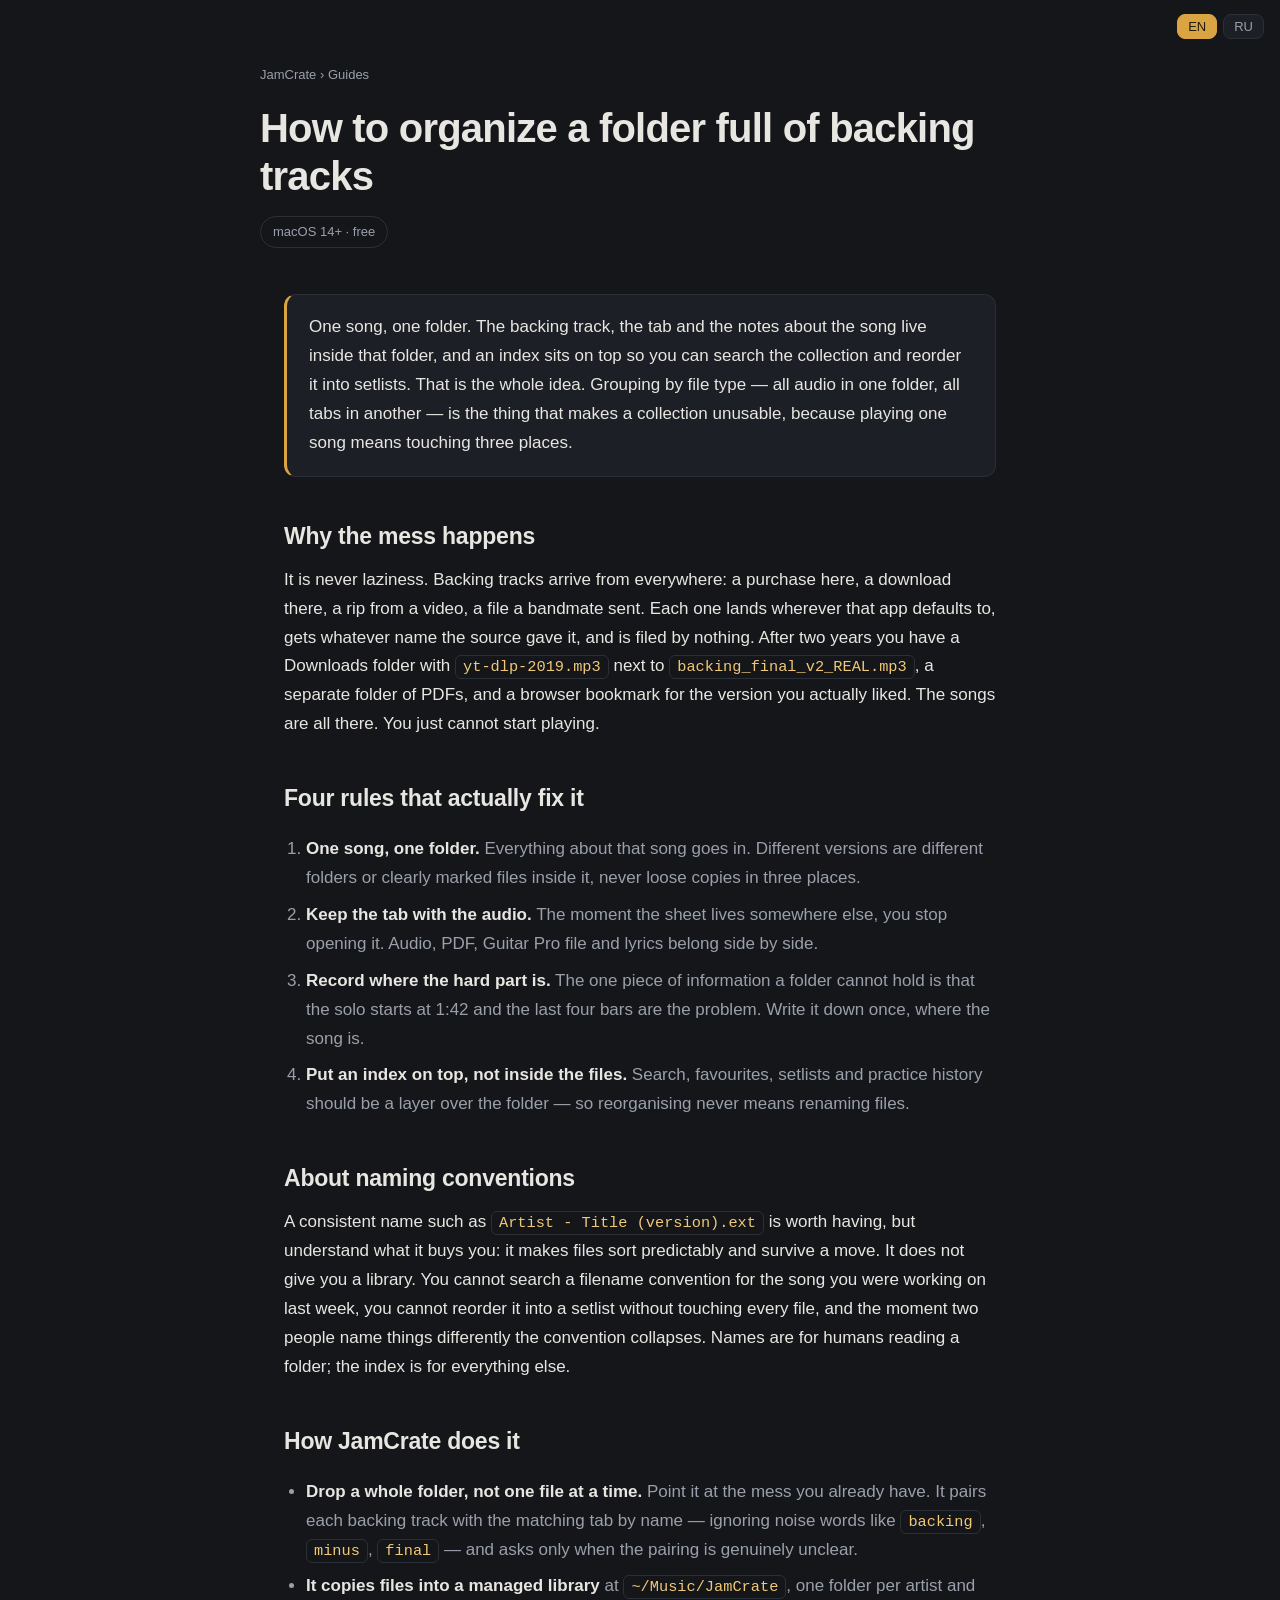
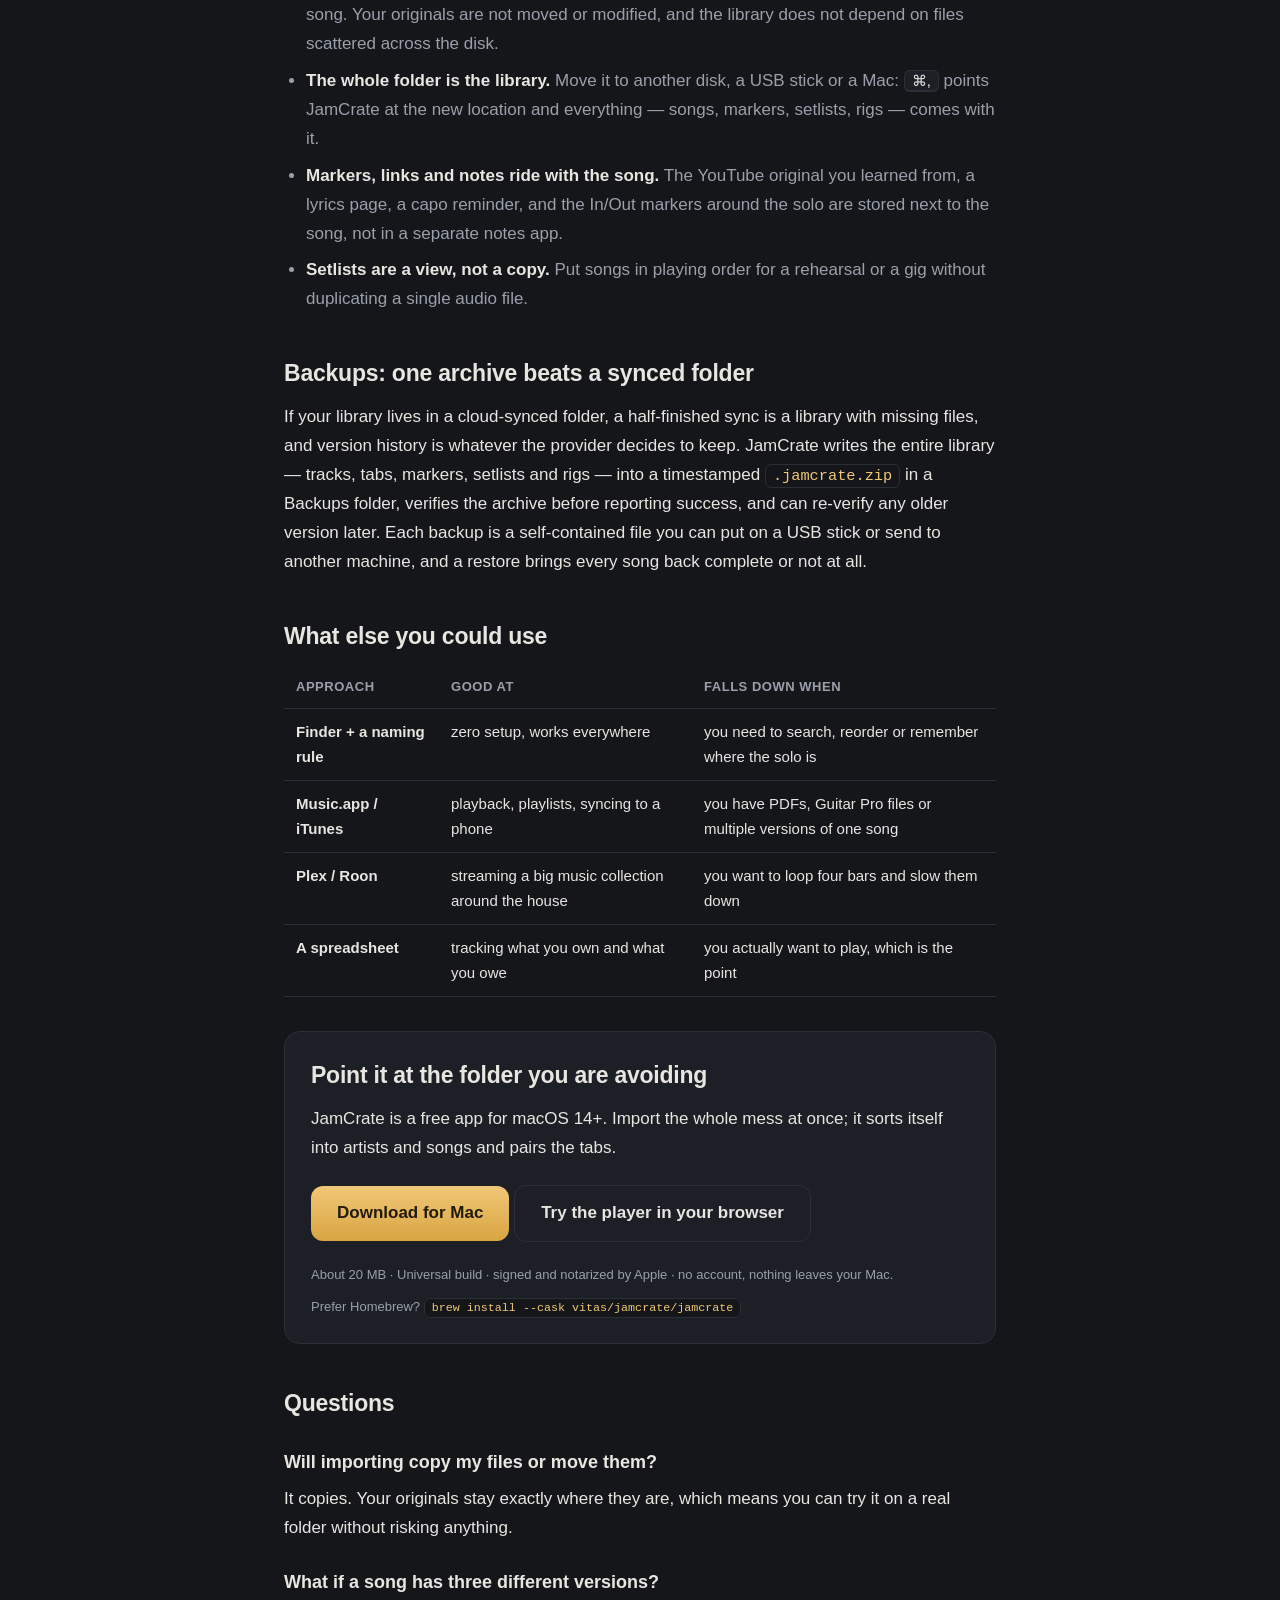
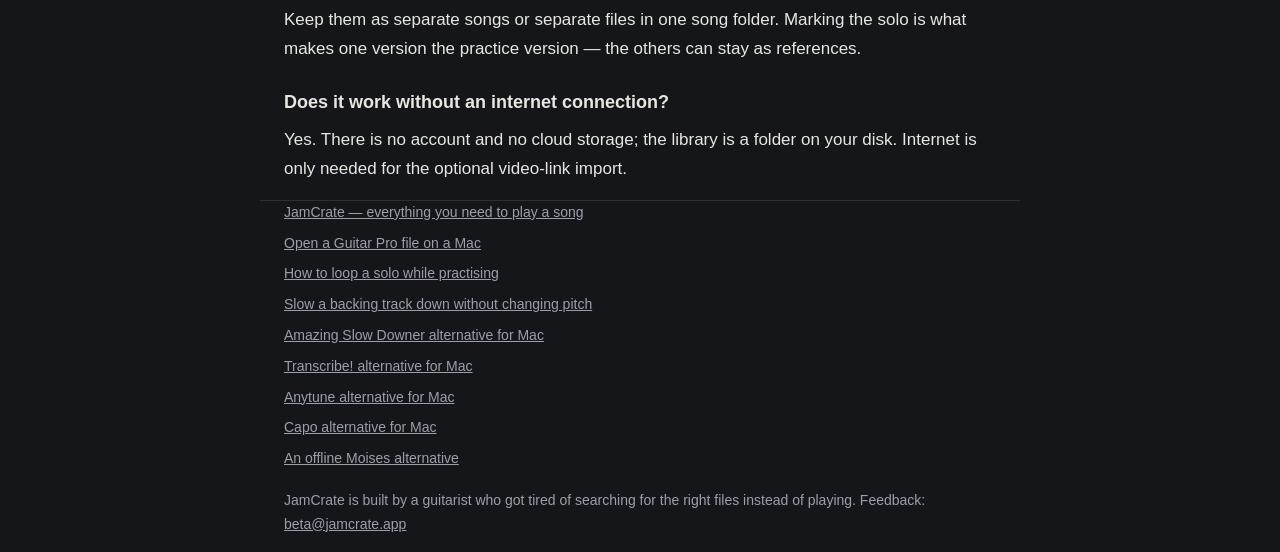
<file: organize-backing-tracks-mac/index.html>
<!DOCTYPE html>
<html lang="en">
<head>
<meta charset="utf-8">
<meta name="viewport" content="width=device-width, initial-scale=1">
<title data-en="How to organize a folder full of backing tracks on a Mac" data-ru="Как разобрать папку с минусовками на Mac">How to organize a folder full of backing tracks on a Mac</title>
<link rel="icon" type="image/png" href="../favicon.png">
<meta name="description" content="One song, one folder, with the audio, the tab and the notes together — plus an index you can search. Four rules that end the Downloads-folder mess for good.">
<meta name="robots" content="index,follow">
<link rel="canonical" href="https://jamcrate.app/organize-backing-tracks-mac/">
<meta property="og:type" content="article">
<meta property="og:site_name" content="JamCrate">
<meta property="og:url" content="https://jamcrate.app/organize-backing-tracks-mac/">
<meta property="og:title" content="How to organize a folder full of backing tracks on a Mac">
<meta property="og:description" content="Four rules that turn a pile of files into a library you can actually play from — and why renaming files is not organization.">
<meta property="og:image" content="https://jamcrate.app/og.png">
<meta name="twitter:card" content="summary_large_image">
<script type="application/ld+json">
{
  "@context": "https://schema.org",
  "@type": "FAQPage",
  "mainEntity": [
    { "@type": "Question", "name": "What is the best way to organize backing tracks?",
      "acceptedAnswer": { "@type": "Answer", "text": "One song per folder, with the audio, the tab and the notes inside that folder, and an index on top so you can search and build setlists. Grouping by file type — all audio in one place, all tabs in another — is what makes a collection unusable." } },
    { "@type": "Question", "name": "Should I rename my files with artist and title?",
      "acceptedAnswer": { "@type": "Answer", "text": "Consistent names help, but a naming convention alone is not a library: you cannot search it for the song where the solo starts at 1:42, and you cannot reorder it into a setlist without touching the files." } },
    { "@type": "Question", "name": "How do I back up a backing track library?",
      "acceptedAnswer": { "@type": "Answer", "text": "Keep the library in one self-contained folder and back up that folder as a single archive, rather than syncing individual files. JamCrate writes the whole library — tracks, tabs, markers, setlists and rigs — into one timestamped .jamcrate.zip and verifies it before reporting success." } }
  ]
}
</script>
<link rel="stylesheet" href="../article.css">
</head>
<body>
<div class="lang"><button id="bEN" class="on">EN</button><button id="bRU">RU</button></div>

<header class="top wrap">
  <p class="crumb"><a href="/">JamCrate</a> › <span data-en="Guides" data-ru="Гайды">Guides</span></p>
  <h1 data-en="How to organize a folder full of backing tracks"
      data-ru="Как разобрать папку, полную минусовок">How to organize a folder full of backing tracks</h1>
  <p class="mac">macOS 14+ · <span data-en="free" data-ru="бесплатно">free</span></p>
</header>

<main class="wrap">
  <div class="answer">
    <p data-en="One song, one folder. The backing track, the tab and the notes about the song live inside that folder, and an index sits on top so you can search the collection and reorder it into setlists. That is the whole idea. Grouping by file type — all audio in one folder, all tabs in another — is the thing that makes a collection unusable, because playing one song means touching three places."
       data-ru="Одна песня — одна папка. Минусовка, таб и заметки о песне лежат внутри этой папки, а сверху — индекс, по которому коллекция ищется и перестраивается в сет-листы. Это вся идея. Группировка по типу файлов — всё аудио в одну папку, все табы в другую — и есть то, что делает коллекцию нерабочей: чтобы сыграть одну песню, приходится лезть в три места.">One song, one folder. The backing track, the tab and the notes about the song live inside that folder, and an index sits on top so you can search the collection and reorder it into setlists. That is the whole idea. Grouping by file type — all audio in one folder, all tabs in another — is the thing that makes a collection unusable, because playing one song means touching three places.</p>
  </div>

  <h2 data-en="Why the mess happens" data-ru="Откуда берётся бардак">Why the mess happens</h2>
  <p data-en="It is never laziness. Backing tracks arrive from everywhere: a purchase here, a download there, a rip from a video, a file a bandmate sent. Each one lands wherever that app defaults to, gets whatever name the source gave it, and is filed by nothing. After two years you have a Downloads folder with <code>yt-dlp-2019.mp3</code> next to <code>backing_final_v2_REAL.mp3</code>, a separate folder of PDFs, and a browser bookmark for the version you actually liked. The songs are all there. You just cannot start playing."
     data-ru="Это никогда не лень. Минусовки приходят отовсюду: одна куплена, другая скачана, третья вытащена из видео, четвёртую прислал товарищ. Каждая попадает туда, куда по умолчанию пишет своё приложение, получает имя от источника и не попадает ни в какую систему. Через два года в «Загрузках» лежит <code>yt-dlp-2019.mp3</code> рядом с <code>backing_final_v2_REAL.mp3</code>, отдельная папка с PDF и закладка в браузере на ту версию, которая реально нравилась. Песни все на месте. Начать играть нельзя.">It is never laziness. Backing tracks arrive from everywhere: a purchase here, a download there, a rip from a video, a file a bandmate sent. Each one lands wherever that app defaults to, gets whatever name the source gave it, and is filed by nothing. After two years you have a Downloads folder with <code>yt-dlp-2019.mp3</code> next to <code>backing_final_v2_REAL.mp3</code>, a separate folder of PDFs, and a browser bookmark for the version you actually liked. The songs are all there. You just cannot start playing.</p>

  <h2 data-en="Four rules that actually fix it" data-ru="Четыре правила, которые действительно чинят это">Four rules that actually fix it</h2>
  <ol>
    <li data-en="<b>One song, one folder.</b> Everything about that song goes in. Different versions are different folders or clearly marked files inside it, never loose copies in three places."
        data-ru="<b>Одна песня — одна папка.</b> Внутрь идёт всё, что о песне. Разные версии — это разные папки или явно помеченные файлы внутри, а не копии в трёх местах."><b>One song, one folder.</b> Everything about that song goes in. Different versions are different folders or clearly marked files inside it, never loose copies in three places.</li>
    <li data-en="<b>Keep the tab with the audio.</b> The moment the sheet lives somewhere else, you stop opening it. Audio, PDF, Guitar Pro file and lyrics belong side by side."
        data-ru="<b>Таб — рядом с аудио.</b> Как только лист живёт в другом месте, ты перестаёшь его открывать. Аудио, PDF, файл Guitar Pro и текст должны лежать рядом."><b>Keep the tab with the audio.</b> The moment the sheet lives somewhere else, you stop opening it. Audio, PDF, Guitar Pro file and lyrics belong side by side.</li>
    <li data-en="<b>Record where the hard part is.</b> The one piece of information a folder cannot hold is that the solo starts at 1:42 and the last four bars are the problem. Write it down once, where the song is."
        data-ru="<b>Запиши, где трудное место.</b> Единственное, что папка хранить не умеет, — что соло начинается на 1:42 и проблема в последних четырёх тактах. Запиши это один раз там, где лежит песня."><b>Record where the hard part is.</b> The one piece of information a folder cannot hold is that the solo starts at 1:42 and the last four bars are the problem. Write it down once, where the song is.</li>
    <li data-en="<b>Put an index on top, not inside the files.</b> Search, favourites, setlists and practice history should be a layer over the folder — so reorganising never means renaming files."
        data-ru="<b>Индекс — сверху, а не внутри файлов.</b> Поиск, избранное, сет-листы и история занятий должны быть слоем поверх папки, чтобы перестройка никогда не означала переименование файлов."><b>Put an index on top, not inside the files.</b> Search, favourites, setlists and practice history should be a layer over the folder — so reorganising never means renaming files.</li>
  </ol>

  <h2 data-en="About naming conventions" data-ru="Про соглашения об именах">About naming conventions</h2>
  <p data-en="A consistent name such as <code>Artist - Title (version).ext</code> is worth having, but understand what it buys you: it makes files sort predictably and survive a move. It does not give you a library. You cannot search a filename convention for the song you were working on last week, you cannot reorder it into a setlist without touching every file, and the moment two people name things differently the convention collapses. Names are for humans reading a folder; the index is for everything else."
     data-ru="Последовательное имя вида <code>Artist - Title (version).ext</code> иметь стоит, но надо понимать, что оно даёт: файлы предсказуемо сортируются и переживают перенос. Библиотеки оно не даёт. По соглашению имён не поищешь песню, над которой работал на прошлой неделе, не перестроишь порядок в сет-лист без правки каждого файла, а как только два человека называют по-разному — соглашение рассыпается. Имена — для человека, который смотрит в папку; индекс — для всего остального.">A consistent name such as <code>Artist - Title (version).ext</code> is worth having, but understand what it buys you: it makes files sort predictably and survive a move. It does not give you a library. You cannot search a filename convention for the song you were working on last week, you cannot reorder it into a setlist without touching every file, and the moment two people name things differently the convention collapses. Names are for humans reading a folder; the index is for everything else.</p>

  <h2 data-en="How JamCrate does it" data-ru="Как это устроено в JamCrate">How JamCrate does it</h2>
  <ul>
    <li data-en="<b>Drop a whole folder, not one file at a time.</b> Point it at the mess you already have. It pairs each backing track with the matching tab by name — ignoring noise words like <code>backing</code>, <code>minus</code>, <code>final</code> — and asks only when the pairing is genuinely unclear."
        data-ru="<b>Кидай папку целиком, а не по файлу.</b> Укажи на тот бардак, который уже есть. Приложение склеивает каждую минусовку с подходящим табом по имени — игнорируя шумовые слова вроде <code>backing</code>, <code>minus</code>, <code>final</code> — и спрашивает только там, где склейка действительно неоднозначна."><b>Drop a whole folder, not one file at a time.</b> Point it at the mess you already have. It pairs each backing track with the matching tab by name — ignoring noise words like <code>backing</code>, <code>minus</code>, <code>final</code> — and asks only when the pairing is genuinely unclear.</li>
    <li data-en="<b>It copies files into a managed library</b> at <code>~/Music/JamCrate</code>, one folder per artist and song. Your originals are not moved or modified, and the library does not depend on files scattered across the disk."
        data-ru="<b>Файлы копируются в управляемую библиотеку</b> в <code>~/Music/JamCrate</code>, по папке на исполнителя и песню. Оригиналы не переносятся и не меняются, а библиотека не зависит от файлов, разбросанных по диску."><b>It copies files into a managed library</b> at <code>~/Music/JamCrate</code>, one folder per artist and song. Your originals are not moved or modified, and the library does not depend on files scattered across the disk.</li>
    <li data-en="<b>The whole folder is the library.</b> Move it to another disk, a USB stick or a Mac: <kbd>⌘,</kbd> points JamCrate at the new location and everything — songs, markers, setlists, rigs — comes with it."
        data-ru="<b>Папка целиком и есть библиотека.</b> Перенеси её на другой диск, флешку или Mac: <kbd>⌘,</kbd> указывает JamCrate на новое место, и всё — песни, маркеры, сет-листы, риги — едет вместе с ней."><b>The whole folder is the library.</b> Move it to another disk, a USB stick or a Mac: <kbd>⌘,</kbd> points JamCrate at the new location and everything — songs, markers, setlists, rigs — comes with it.</li>
    <li data-en="<b>Markers, links and notes ride with the song.</b> The YouTube original you learned from, a lyrics page, a capo reminder, and the In/Out markers around the solo are stored next to the song, not in a separate notes app."
        data-ru="<b>Маркеры, ссылки и заметки едут вместе с песней.</b> Оригинал с YouTube, с которого учил, страница текста, напоминание про капо и маркеры In/Out вокруг соло хранятся рядом с песней, а не в отдельном приложении для заметок."><b>Markers, links and notes ride with the song.</b> The YouTube original you learned from, a lyrics page, a capo reminder, and the In/Out markers around the solo are stored next to the song, not in a separate notes app.</li>
    <li data-en="<b>Setlists are a view, not a copy.</b> Put songs in playing order for a rehearsal or a gig without duplicating a single audio file."
        data-ru="<b>Сет-лист — это представление, а не копия.</b> Расставь песни в порядок для репетиции или концерта, не дублируя ни одного аудиофайла."><b>Setlists are a view, not a copy.</b> Put songs in playing order for a rehearsal or a gig without duplicating a single audio file.</li>
  </ul>

  <h2 data-en="Backups: one archive beats a synced folder" data-ru="Бэкапы: один архив лучше синхронизируемой папки">Backups: one archive beats a synced folder</h2>
  <p data-en="If your library lives in a cloud-synced folder, a half-finished sync is a library with missing files, and version history is whatever the provider decides to keep. JamCrate writes the entire library — tracks, tabs, markers, setlists and rigs — into a timestamped <code>.jamcrate.zip</code> in a Backups folder, verifies the archive before reporting success, and can re-verify any older version later. Each backup is a self-contained file you can put on a USB stick or send to another machine, and a restore brings every song back complete or not at all."
     data-ru="Если библиотека лежит в облачной папке, недосинхронизированное состояние — это библиотека с потерянными файлами, а история версий — то, что решит хранить провайдер. JamCrate пишет всю библиотеку — треки, табы, маркеры, сет-листы и риги — в <code>.jamcrate.zip</code> с отметкой времени в папке Backups, проверяет архив перед тем, как сообщить об успехе, и может перепроверить любую старую версию позже. Каждый бэкап — самостоятельный файл, который можно положить на флешку или отправить на другую машину, а восстановление возвращает каждую песню целиком или не возвращает вообще.">If your library lives in a cloud-synced folder, a half-finished sync is a library with missing files, and version history is whatever the provider decides to keep. JamCrate writes the entire library — tracks, tabs, markers, setlists and rigs — into a timestamped <code>.jamcrate.zip</code> in a Backups folder, verifies the archive before reporting success, and can re-verify any older version later. Each backup is a self-contained file you can put on a USB stick or send to another machine, and a restore brings every song back complete or not at all.</p>

  <h2 data-en="What else you could use" data-ru="Что ещё можно использовать">What else you could use</h2>
  <table>
    <tr>
      <th data-en="Approach" data-ru="Подход">Approach</th>
      <th data-en="Good at" data-ru="Хорош в">Good at</th>
      <th data-en="Falls down when" data-ru="Ломается когда">Falls down when</th>
    </tr>
    <tr>
      <td><b data-en="Finder + a naming rule" data-ru="Finder + правило имён">Finder + a naming rule</b></td>
      <td data-en="zero setup, works everywhere" data-ru="нулевая настройка, работает везде">zero setup, works everywhere</td>
      <td data-en="you need to search, reorder or remember where the solo is" data-ru="нужно искать, менять порядок или помнить, где соло">you need to search, reorder or remember where the solo is</td>
    </tr>
    <tr>
      <td><b data-en="Music.app / iTunes" data-ru="Music.app / iTunes">Music.app / iTunes</b></td>
      <td data-en="playback, playlists, syncing to a phone" data-ru="воспроизведение, плейлисты, синк на телефон">playback, playlists, syncing to a phone</td>
      <td data-en="you have PDFs, Guitar Pro files or multiple versions of one song" data-ru="есть PDF, файлы Guitar Pro или несколько версий одной песни">you have PDFs, Guitar Pro files or multiple versions of one song</td>
    </tr>
    <tr>
      <td><b>Plex / Roon</b></td>
      <td data-en="streaming a big music collection around the house" data-ru="стриминг большой коллекции по дому">streaming a big music collection around the house</td>
      <td data-en="you want to loop four bars and slow them down" data-ru="нужно зациклить четыре такта и замедлить их">you want to loop four bars and slow them down</td>
    </tr>
    <tr>
      <td><b data-en="A spreadsheet" data-ru="Таблица">A spreadsheet</b></td>
      <td data-en="tracking what you own and what you owe" data-ru="учёт того, что есть и что должен">tracking what you own and what you owe</td>
      <td data-en="you actually want to play, which is the point" data-ru="ты хочешь играть — а ради этого всё и затевалось">you actually want to play, which is the point</td>
    </tr>
  </table>

  <div class="box">
    <h2 data-en="Point it at the folder you are avoiding" data-ru="Укажи на папку, которую обходишь стороной">Point it at the folder you are avoiding</h2>
    <p data-en="JamCrate is a free app for macOS 14+. Import the whole mess at once; it sorts itself into artists and songs and pairs the tabs."
       data-ru="JamCrate — бесплатное приложение для macOS 14+. Импортируй весь бардак разом: он сам разложится по исполнителям и песням, а табы склеятся.">JamCrate is a free app for macOS 14+. Import the whole mess at once; it sorts itself into artists and songs and pairs the tabs.</p>
    <p>
      <a class="cta" href="https://github.com/vitas/jamcrate-beta/releases/download/v0.9.16-beta/JamCrate.dmg" data-en="Download for Mac" data-ru="Скачать для Mac">Download for Mac</a>
      <a class="cta secondary" href="https://play.jamcrate.app" data-en="Try the player in your browser" data-ru="Открыть плеер в браузере">Try the player in your browser</a>
    </p>
    <p class="fine" data-en="About 20 MB · Universal build · signed and notarized by Apple · no account, nothing leaves your Mac." data-ru="Около 20 МБ · универсальная сборка · подписано и нотаризовано Apple · без аккаунта, ничего не покидает твой Mac.">About 20 MB · Universal build · signed and notarized by Apple · no account, nothing leaves your Mac.</p>
    <p class="fine" data-en="Prefer Homebrew? <code>brew install --cask vitas/jamcrate/jamcrate</code>" data-ru="Привык к Homebrew? <code>brew install --cask vitas/jamcrate/jamcrate</code>">Prefer Homebrew? <code>brew install --cask vitas/jamcrate/jamcrate</code></p>
  </div>

  <section class="faq">
    <h2 data-en="Questions" data-ru="Вопросы">Questions</h2>
    <h3 data-en="Will importing copy my files or move them?" data-ru="Импорт копирует файлы или переносит их?">Will importing copy my files or move them?</h3>
    <p data-en="It copies. Your originals stay exactly where they are, which means you can try it on a real folder without risking anything."
       data-ru="Копирует. Оригиналы остаются ровно там, где лежали, — можно попробовать на настоящей папке, ничем не рискуя.">It copies. Your originals stay exactly where they are, which means you can try it on a real folder without risking anything.</p>
    <h3 data-en="What if a song has three different versions?" data-ru="А если у песни три разные версии?">What if a song has three different versions?</h3>
    <p data-en="Keep them as separate songs or separate files in one song folder. Marking the solo is what makes one version the practice version — the others can stay as references."
       data-ru="Держи их отдельными песнями или отдельными файлами в одной папке песни. Именно разметка соло делает версию «рабочей» — остальные могут остаться для справки.">Keep them as separate songs or separate files in one song folder. Marking the solo is what makes one version the practice version — the others can stay as references.</p>
    <h3 data-en="Does it work without an internet connection?" data-ru="Работает без интернета?">Does it work without an internet connection?</h3>
    <p data-en="Yes. There is no account and no cloud storage; the library is a folder on your disk. Internet is only needed for the optional video-link import."
       data-ru="Да. Аккаунта и облака нет, библиотека — это папка на диске. Интернет нужен только для необязательного импорта по ссылке на видео.">Yes. There is no account and no cloud storage; the library is a folder on your disk. Internet is only needed for the optional video-link import.</p>
  </section>
</main>

<footer class="wrap">
  <ul>
    <li><a href="/" data-en="JamCrate — everything you need to play a song" data-ru="JamCrate — всё, чтобы сыграть песню">JamCrate — everything you need to play a song</a></li>
    <li><a href="/open-gp5-on-mac/" data-en="Open a Guitar Pro file on a Mac" data-ru="Открыть файл Guitar Pro на Mac">Open a Guitar Pro file on a Mac</a></li>
    <li><a href="/loop-a-solo-while-practicing/" data-en="How to loop a solo while practising" data-ru="Как зациклить соло во время занятий">How to loop a solo while practising</a></li>
    <li><a href="/slow-down-backing-track-without-pitch-change/" data-en="Slow a backing track down without changing pitch" data-ru="Замедлить минусовку без смены тона">Slow a backing track down without changing pitch</a></li>
    <li><a href="/amazing-slow-downer-alternative-mac/" data-en="Amazing Slow Downer alternative for Mac" data-ru="Замена Amazing Slow Downer на Mac">Amazing Slow Downer alternative for Mac</a></li>
    <li><a href="/transcribe-alternative-mac/" data-en="Transcribe! alternative for Mac" data-ru="Замена Transcribe! на Mac">Transcribe! alternative for Mac</a></li>
    <li><a href="/anytune-alternative-mac/" data-en="Anytune alternative for Mac" data-ru="Замена Anytune на Mac">Anytune alternative for Mac</a></li>
    <li><a href="/capo-alternative-mac/" data-en="Capo alternative for Mac" data-ru="Замена Capo на Mac">Capo alternative for Mac</a></li>
    <li><a href="/moises-alternative-offline/" data-en="An offline Moises alternative" data-ru="Офлайн-замена Moises">An offline Moises alternative</a></li>
  </ul>
  <p data-en="JamCrate is built by a guitarist who got tired of searching for the right files instead of playing. Feedback: <a href=&quot;mailto:beta@jamcrate.app&quot;>beta@jamcrate.app</a>"
       data-ru="JamCrate делает гитарист, который устал искать нужные файлы вместо того, чтобы играть. Обратная связь: <a href=&quot;mailto:beta@jamcrate.app&quot;>beta@jamcrate.app</a>">JamCrate is built by a guitarist who got tired of searching for the right files instead of playing. Feedback: <a href="mailto:beta@jamcrate.app">beta@jamcrate.app</a></p>
</footer>

<script src="../lang.js"></script>
<script src="../site.js" defer></script>
</body>
</html>
</file>
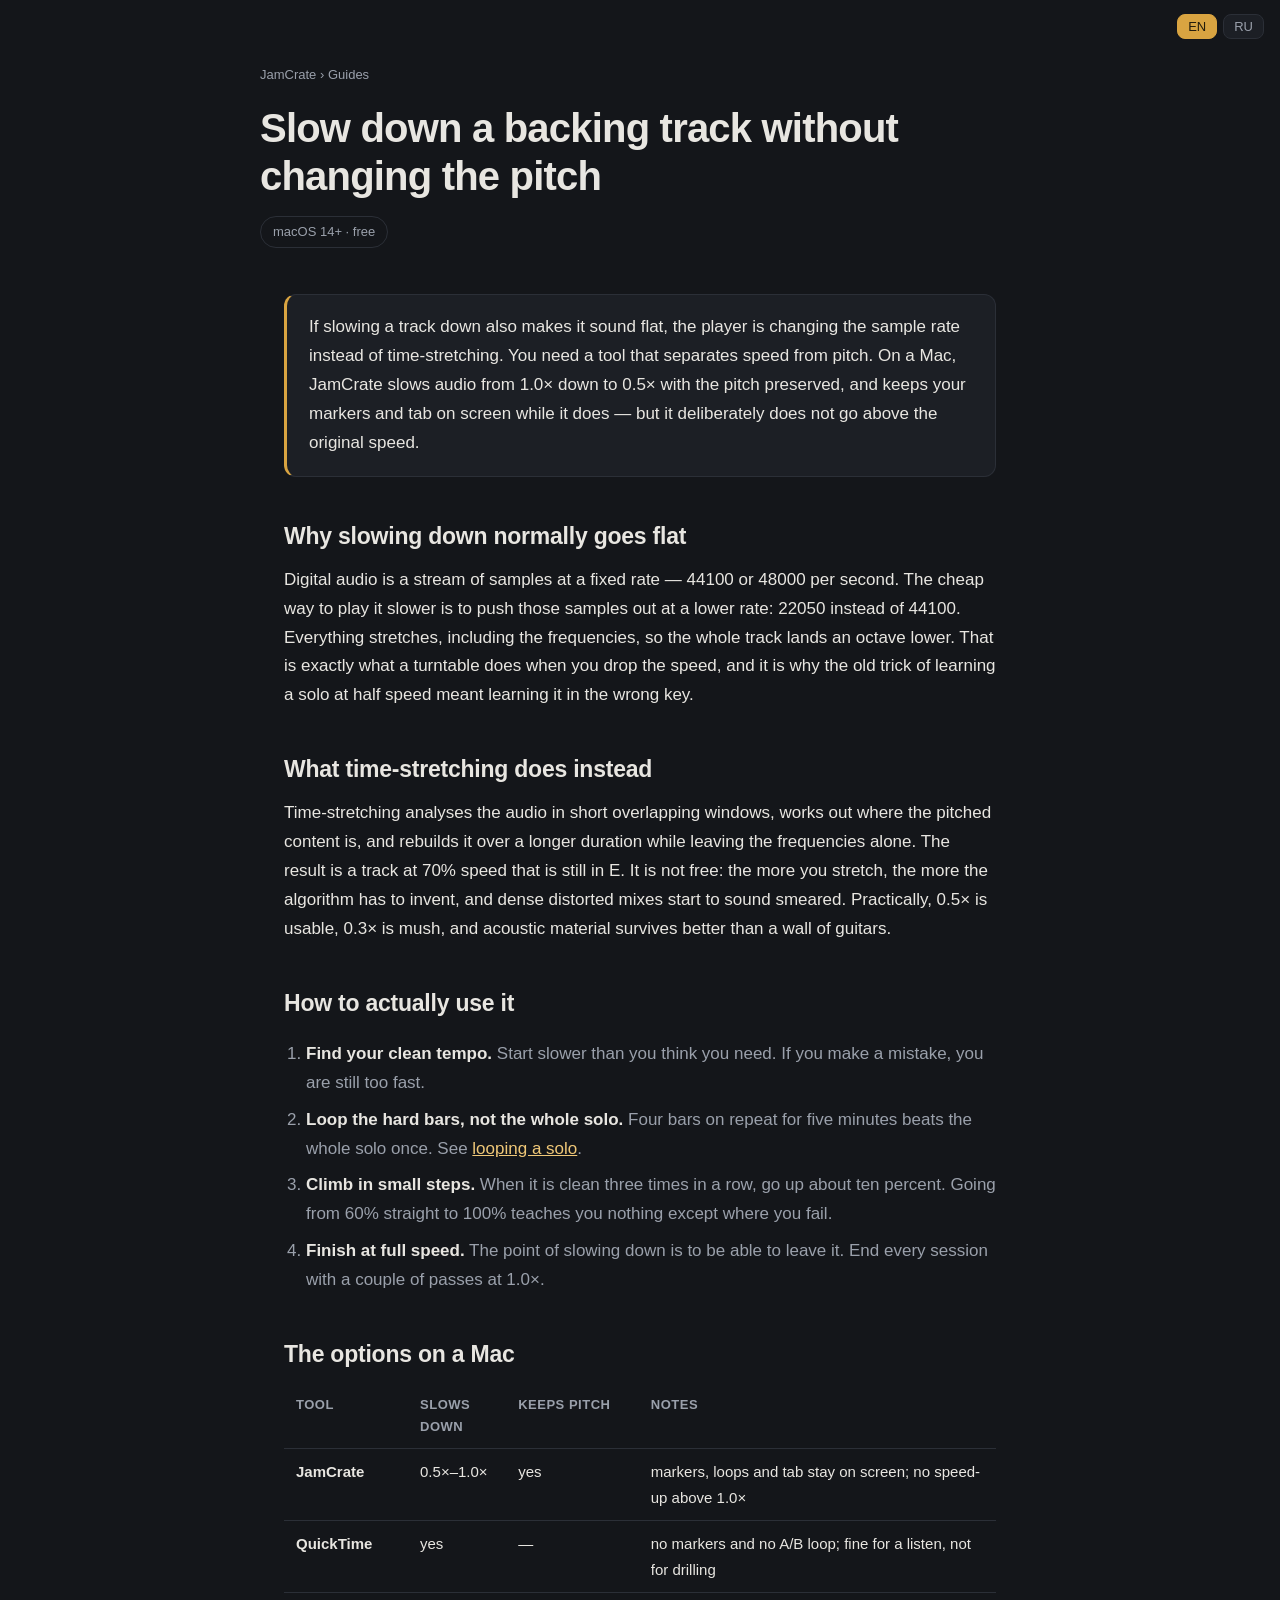
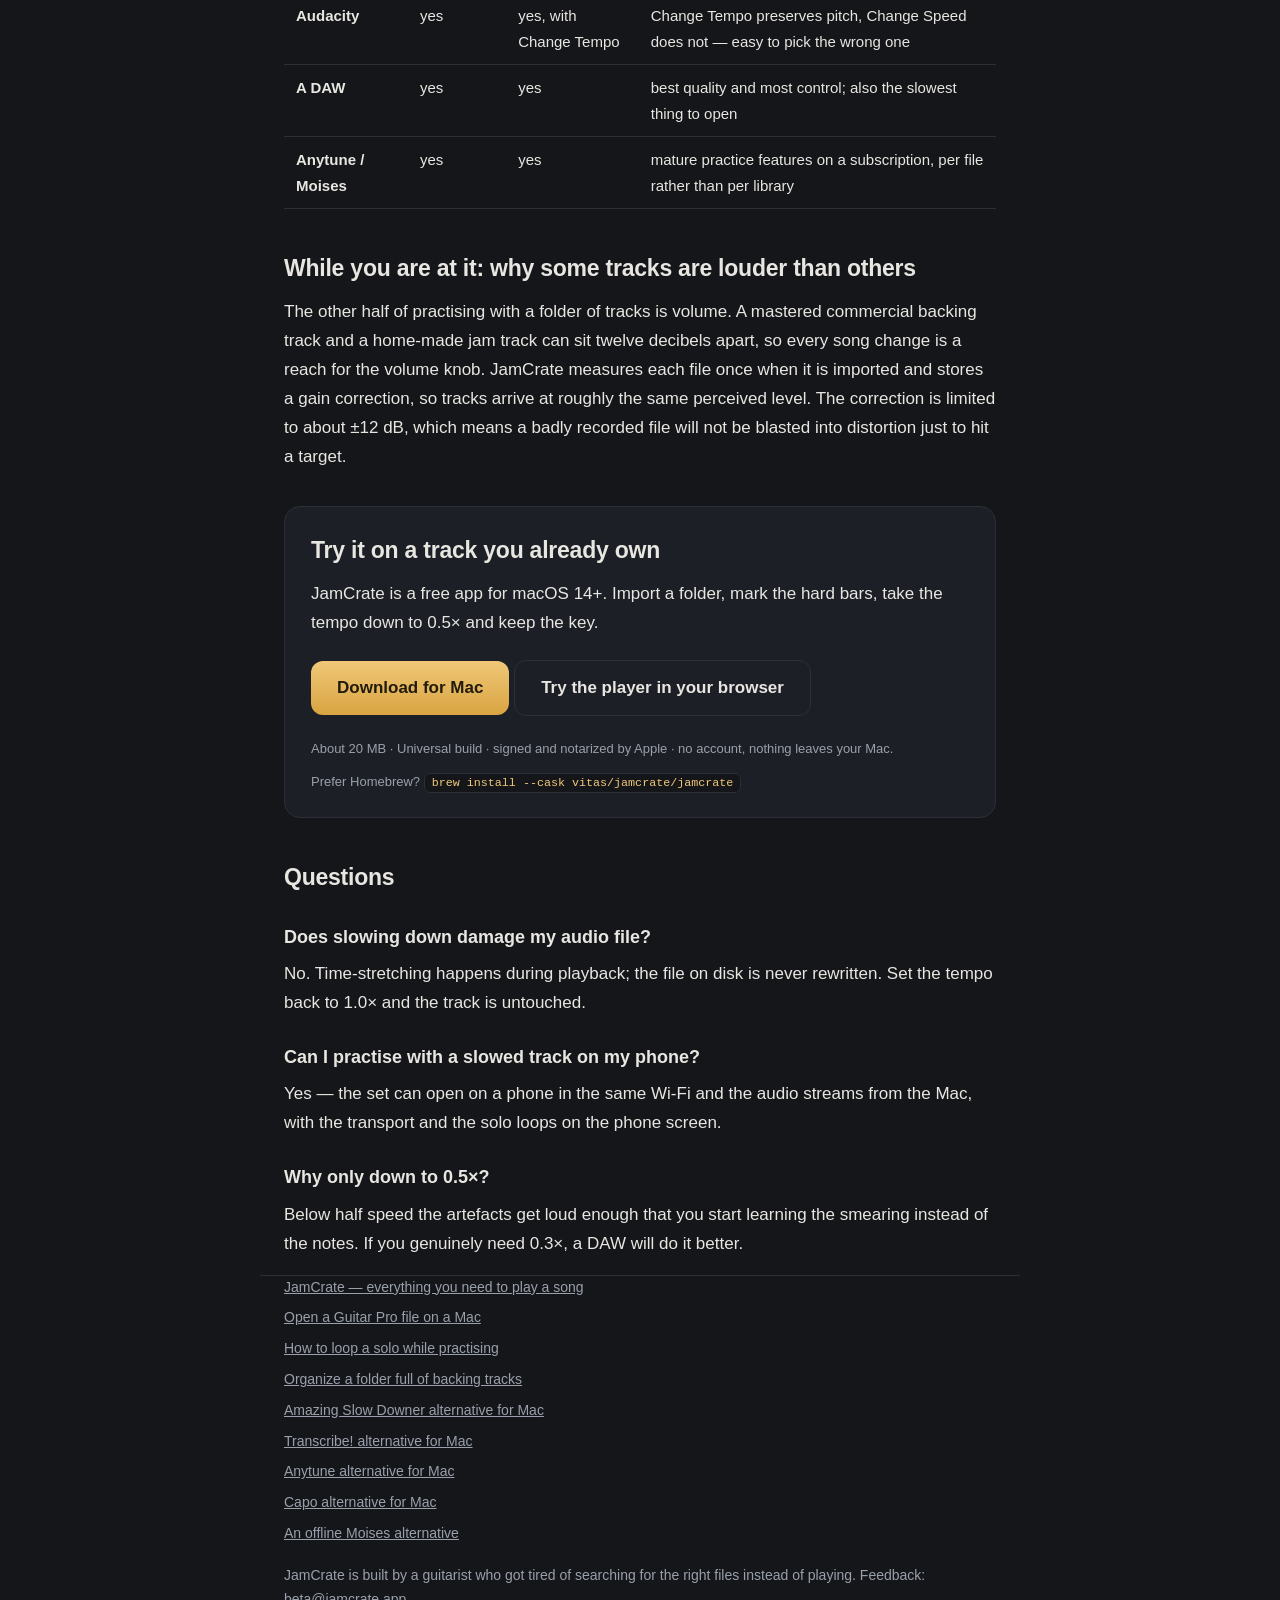
<file: slow-down-backing-track-without-pitch-change/index.html>
<!DOCTYPE html>
<html lang="en">
<head>
<meta charset="utf-8">
<meta name="viewport" content="width=device-width, initial-scale=1">
<title data-en="Slow down a backing track without changing the pitch (Mac)" data-ru="Как замедлить минусовку без изменения тона (Mac)">Slow down a backing track without changing the pitch (Mac)</title>
<link rel="icon" type="image/png" href="../favicon.png">
<meta name="description" content="Slowing audio down normally drops the pitch. Here is what time-stretching does instead, and how to practise with a 0.5x track that stays in the same key.">
<meta name="robots" content="index,follow">
<link rel="canonical" href="https://jamcrate.app/slow-down-backing-track-without-pitch-change/">
<meta property="og:type" content="article">
<meta property="og:site_name" content="JamCrate">
<meta property="og:url" content="https://jamcrate.app/slow-down-backing-track-without-pitch-change/">
<meta property="og:title" content="Slow down a backing track without changing the pitch">
<meta property="og:description" content="What time-stretching does, why naive slowdown goes flat, and how to drill a solo at half speed in the original key.">
<meta property="og:image" content="https://jamcrate.app/og.png">
<meta name="twitter:card" content="summary_large_image">
<script type="application/ld+json">
{
  "@context": "https://schema.org",
  "@type": "FAQPage",
  "mainEntity": [
    { "@type": "Question", "name": "Why does slowing a track down make it sound flat?",
      "acceptedAnswer": { "@type": "Answer", "text": "Because the simple way to slow audio is to play fewer samples per second. That stretches time and frequency together, so a track at half speed comes out an octave lower. Keeping the pitch means time-stretching instead: the duration changes while the frequencies are left where they were." } },
    { "@type": "Question", "name": "How slow should I practise a solo?",
      "acceptedAnswer": { "@type": "Answer", "text": "Slow enough that you can play it cleanly and evenly, then raise the tempo by about ten percent at a time. Half speed is a starting point, not a target — the goal is to be able to leave it." } },
    { "@type": "Question", "name": "Does JamCrate speed tracks up as well as slow them down?",
      "acceptedAnswer": { "@type": "Answer", "text": "No. The tempo range is 0.5x to 1.0x: it slows down and never goes above the original speed. If you need faster-than-original playback, use a DAW." } }
  ]
}
</script>
<link rel="stylesheet" href="../article.css">
</head>
<body>
<div class="lang"><button id="bEN" class="on">EN</button><button id="bRU">RU</button></div>

<header class="top wrap">
  <p class="crumb"><a href="/">JamCrate</a> › <span data-en="Guides" data-ru="Гайды">Guides</span></p>
  <h1 data-en="Slow down a backing track without changing the pitch"
      data-ru="Замедлить минусовку без изменения тона">Slow down a backing track without changing the pitch</h1>
  <p class="mac">macOS 14+ · <span data-en="free" data-ru="бесплатно">free</span></p>
</header>

<main class="wrap">
  <div class="answer">
    <p data-en="If slowing a track down also makes it sound flat, the player is changing the sample rate instead of time-stretching. You need a tool that separates speed from pitch. On a Mac, JamCrate slows audio from 1.0× down to 0.5× with the pitch preserved, and keeps your markers and tab on screen while it does — but it deliberately does not go above the original speed."
       data-ru="Если вместе с замедлением трек «плывёт» вниз по тону, плеер меняет частоту дискретизации вместо растяжения времени. Нужен инструмент, который разделяет скорость и высоту. На Mac JamCrate замедляет аудио с 1.0× до 0.5× с сохранением тона и держит маркеры и таб на экране — но выше исходной скорости он сознательно не идёт.">If slowing a track down also makes it sound flat, the player is changing the sample rate instead of time-stretching. You need a tool that separates speed from pitch. On a Mac, JamCrate slows audio from 1.0× down to 0.5× with the pitch preserved, and keeps your markers and tab on screen while it does — but it deliberately does not go above the original speed.</p>
  </div>

  <h2 data-en="Why slowing down normally goes flat" data-ru="Почему при замедлении тон уезжает вниз">Why slowing down normally goes flat</h2>
  <p data-en="Digital audio is a stream of samples at a fixed rate — 44100 or 48000 per second. The cheap way to play it slower is to push those samples out at a lower rate: 22050 instead of 44100. Everything stretches, including the frequencies, so the whole track lands an octave lower. That is exactly what a turntable does when you drop the speed, and it is why the old trick of learning a solo at half speed meant learning it in the wrong key."
     data-ru="Цифровой звук — это поток сэмплов с фиксированной частотой: 44100 или 48000 в секунду. Дешёвый способ сыграть медленнее — отдавать эти сэмплы реже: 22050 вместо 44100. Растягивается всё, включая частоты, и весь трек уезжает на октаву вниз. Именно так ведёт себя вертушка, когда сбрасываешь скорость, и именно поэтому старый приём «учить соло на половинной скорости» означал учить его в другой тональности.">Digital audio is a stream of samples at a fixed rate — 44100 or 48000 per second. The cheap way to play it slower is to push those samples out at a lower rate: 22050 instead of 44100. Everything stretches, including the frequencies, so the whole track lands an octave lower. That is exactly what a turntable does when you drop the speed, and it is why the old trick of learning a solo at half speed meant learning it in the wrong key.</p>

  <h2 data-en="What time-stretching does instead" data-ru="Что вместо этого делает растяжение времени">What time-stretching does instead</h2>
  <p data-en="Time-stretching analyses the audio in short overlapping windows, works out where the pitched content is, and rebuilds it over a longer duration while leaving the frequencies alone. The result is a track at 70% speed that is still in E. It is not free: the more you stretch, the more the algorithm has to invent, and dense distorted mixes start to sound smeared. Practically, 0.5× is usable, 0.3× is mush, and acoustic material survives better than a wall of guitars."
     data-ru="Растяжение времени разбирает аудио на короткие перекрывающиеся окна, определяет, где находится тональная составляющая, и собирает её заново на большей длительности, не трогая частоты. На выходе трек на 70% скорости, но по-прежнему в ми. Это не бесплатно: чем сильнее растяжение, тем больше алгоритму приходится додумывать, и плотный перегруженный микс начинает «мазаться». На практике 0.5× ещё работает, 0.3× — каша, а акустика переносит это лучше стены гитар.">Time-stretching analyses the audio in short overlapping windows, works out where the pitched content is, and rebuilds it over a longer duration while leaving the frequencies alone. The result is a track at 70% speed that is still in E. It is not free: the more you stretch, the more the algorithm has to invent, and dense distorted mixes start to sound smeared. Practically, 0.5× is usable, 0.3× is mush, and acoustic material survives better than a wall of guitars.</p>

  <h2 data-en="How to actually use it" data-ru="Как этим пользоваться на самом деле">How to actually use it</h2>
  <ol>
    <li data-en="<b>Find your clean tempo.</b> Start slower than you think you need. If you make a mistake, you are still too fast."
        data-ru="<b>Найди свой чистый темп.</b> Начни медленнее, чем кажется нужным. Если ошибаешься — ты всё ещё играешь слишком быстро."><b>Find your clean tempo.</b> Start slower than you think you need. If you make a mistake, you are still too fast.</li>
    <li data-en="<b>Loop the hard bars, not the whole solo.</b> Four bars on repeat for five minutes beats the whole solo once. See <a href=&quot;/loop-a-solo-while-practicing/&quot;>looping a solo</a>."
        data-ru="<b>Зацикли трудные такты, а не всё соло.</b> Четыре такта в цикле на пять минут полезнее, чем всё соло один раз. См. <a href=&quot;/loop-a-solo-while-practicing/&quot;>как зациклить соло</a>."><b>Loop the hard bars, not the whole solo.</b> Four bars on repeat for five minutes beats the whole solo once. See <a href="/loop-a-solo-while-practicing/">looping a solo</a>.</li>
    <li data-en="<b>Climb in small steps.</b> When it is clean three times in a row, go up about ten percent. Going from 60% straight to 100% teaches you nothing except where you fail."
        data-ru="<b>Поднимайся мелкими шагами.</b> Когда три раза подряд чисто — добавь примерно десять процентов. Прыжок с 60% сразу на 100% не учит ничему, кроме того, где ты сыплешься."><b>Climb in small steps.</b> When it is clean three times in a row, go up about ten percent. Going from 60% straight to 100% teaches you nothing except where you fail.</li>
    <li data-en="<b>Finish at full speed.</b> The point of slowing down is to be able to leave it. End every session with a couple of passes at 1.0×."
        data-ru="<b>Заканчивай на полной скорости.</b> Смысл замедления — суметь из него выйти. Заканчивай каждое занятие парой проходов на 1.0×."><b>Finish at full speed.</b> The point of slowing down is to be able to leave it. End every session with a couple of passes at 1.0×.</li>
  </ol>

  <h2 data-en="The options on a Mac" data-ru="Варианты на Mac">The options on a Mac</h2>
  <table>
    <tr>
      <th data-en="Tool" data-ru="Инструмент">Tool</th>
      <th data-en="Slows down" data-ru="Замедляет">Slows down</th>
      <th data-en="Keeps pitch" data-ru="Сохраняет тон">Keeps pitch</th>
      <th data-en="Notes" data-ru="Заметки">Notes</th>
    </tr>
    <tr>
      <td><b>JamCrate</b></td>
      <td data-en="0.5×–1.0×" data-ru="0.5×–1.0×">0.5×–1.0×</td>
      <td data-en="yes" data-ru="да">yes</td>
      <td data-en="markers, loops and tab stay on screen; no speed-up above 1.0×" data-ru="маркеры, лупы и таб остаются на экране; выше 1.0× не разгоняет">markers, loops and tab stay on screen; no speed-up above 1.0×</td>
    </tr>
    <tr>
      <td><b>QuickTime</b></td>
      <td data-en="yes" data-ru="да">yes</td>
      <td data-en="—" data-ru="—">—</td>
      <td data-en="no markers and no A/B loop; fine for a listen, not for drilling" data-ru="нет маркеров и повтора фрагмента; годится послушать, не для отработки">no markers and no A/B loop; fine for a listen, not for drilling</td>
    </tr>
    <tr>
      <td><b>Audacity</b></td>
      <td data-en="yes" data-ru="да">yes</td>
      <td data-en="yes, with Change Tempo" data-ru="да, через Change Tempo">yes, with Change Tempo</td>
      <td data-en="Change Tempo preserves pitch, Change Speed does not — easy to pick the wrong one" data-ru="Change Tempo сохраняет тон, Change Speed — нет; легко выбрать не то">Change Tempo preserves pitch, Change Speed does not — easy to pick the wrong one</td>
    </tr>
    <tr>
      <td><b data-en="A DAW" data-ru="DAW">A DAW</b></td>
      <td data-en="yes" data-ru="да">yes</td>
      <td data-en="yes" data-ru="да">yes</td>
      <td data-en="best quality and most control; also the slowest thing to open" data-ru="лучшее качество и контроль; и самое долгое, что можно открыть">best quality and most control; also the slowest thing to open</td>
    </tr>
    <tr>
      <td><b data-en="Anytune / Moises" data-ru="Anytune / Moises">Anytune / Moises</b></td>
      <td data-en="yes" data-ru="да">yes</td>
      <td data-en="yes" data-ru="да">yes</td>
      <td data-en="mature practice features on a subscription, per file rather than per library" data-ru="зрелые функции для занятий по подписке, но на файл, а не на библиотеку">mature practice features on a subscription, per file rather than per library</td>
    </tr>
  </table>

  <h2 data-en="While you are at it: why some tracks are louder than others" data-ru="Заодно: почему одни треки громче других">While you are at it: why some tracks are louder than others</h2>
  <p data-en="The other half of practising with a folder of tracks is volume. A mastered commercial backing track and a home-made jam track can sit twelve decibels apart, so every song change is a reach for the volume knob. JamCrate measures each file once when it is imported and stores a gain correction, so tracks arrive at roughly the same perceived level. The correction is limited to about ±12 dB, which means a badly recorded file will not be blasted into distortion just to hit a target."
     data-ru="Вторая половина занятий с папкой треков — это громкость. Мастерённая коммерческая минусовка и домашний jam-трек могут отличаться на двенадцать децибел, и каждая смена песни — это рывок к регулятору громкости. JamCrate один раз измеряет каждый файл при импорте и запоминает поправку, поэтому треки приходят примерно на одном воспринимаемом уровне. Поправка ограничена примерно ±12 дБ: плохо записанный файл не будет загнан в перегруз ради попадания в цель.">The other half of practising with a folder of tracks is volume. A mastered commercial backing track and a home-made jam track can sit twelve decibels apart, so every song change is a reach for the volume knob. JamCrate measures each file once when it is imported and stores a gain correction, so tracks arrive at roughly the same perceived level. The correction is limited to about ±12 dB, which means a badly recorded file will not be blasted into distortion just to hit a target.</p>

  <div class="box">
    <h2 data-en="Try it on a track you already own" data-ru="Попробуй на своём треке">Try it on a track you already own</h2>
    <p data-en="JamCrate is a free app for macOS 14+. Import a folder, mark the hard bars, take the tempo down to 0.5× and keep the key."
       data-ru="JamCrate — бесплатное приложение для macOS 14+. Импортируй папку, отметь трудные такты, уведи темп к 0.5× и останься в той же тональности.">JamCrate is a free app for macOS 14+. Import a folder, mark the hard bars, take the tempo down to 0.5× and keep the key.</p>
    <p>
      <a class="cta" href="https://github.com/vitas/jamcrate-beta/releases/download/v0.9.16-beta/JamCrate.dmg" data-en="Download for Mac" data-ru="Скачать для Mac">Download for Mac</a>
      <a class="cta secondary" href="https://play.jamcrate.app" data-en="Try the player in your browser" data-ru="Открыть плеер в браузере">Try the player in your browser</a>
    </p>
    <p class="fine" data-en="About 20 MB · Universal build · signed and notarized by Apple · no account, nothing leaves your Mac." data-ru="Около 20 МБ · универсальная сборка · подписано и нотаризовано Apple · без аккаунта, ничего не покидает твой Mac.">About 20 MB · Universal build · signed and notarized by Apple · no account, nothing leaves your Mac.</p>
    <p class="fine" data-en="Prefer Homebrew? <code>brew install --cask vitas/jamcrate/jamcrate</code>" data-ru="Привык к Homebrew? <code>brew install --cask vitas/jamcrate/jamcrate</code>">Prefer Homebrew? <code>brew install --cask vitas/jamcrate/jamcrate</code></p>
  </div>

  <section class="faq">
    <h2 data-en="Questions" data-ru="Вопросы">Questions</h2>
    <h3 data-en="Does slowing down damage my audio file?" data-ru="Замедление портит мой аудиофайл?">Does slowing down damage my audio file?</h3>
    <p data-en="No. Time-stretching happens during playback; the file on disk is never rewritten. Set the tempo back to 1.0× and the track is untouched."
       data-ru="Нет. Растяжение происходит во время воспроизведения, файл на диске не перезаписывается. Верни темп к 1.0× — трек не тронут.">No. Time-stretching happens during playback; the file on disk is never rewritten. Set the tempo back to 1.0× and the track is untouched.</p>
    <h3 data-en="Can I practise with a slowed track on my phone?" data-ru="Можно заниматься с замедленным треком на телефоне?">Can I practise with a slowed track on my phone?</h3>
    <p data-en="Yes — the set can open on a phone in the same Wi-Fi and the audio streams from the Mac, with the transport and the solo loops on the phone screen."
       data-ru="Да — сет открывается на телефоне в той же Wi-Fi, звук стримится с Mac, а пульт и лупы соло работают с экрана телефона.">Yes — the set can open on a phone in the same Wi-Fi and the audio streams from the Mac, with the transport and the solo loops on the phone screen.</p>
    <h3 data-en="Why only down to 0.5×?" data-ru="Почему только до 0.5×?">Why only down to 0.5×?</h3>
    <p data-en="Below half speed the artefacts get loud enough that you start learning the smearing instead of the notes. If you genuinely need 0.3×, a DAW will do it better."
       data-ru="Ниже половины артефакты становятся настолько слышны, что ты начинаешь учить «мазню», а не ноты. Если действительно нужен 0.3× — это лучше сделает DAW.">Below half speed the artefacts get loud enough that you start learning the smearing instead of the notes. If you genuinely need 0.3×, a DAW will do it better.</p>
  </section>
</main>

<footer class="wrap">
  <ul>
    <li><a href="/" data-en="JamCrate — everything you need to play a song" data-ru="JamCrate — всё, чтобы сыграть песню">JamCrate — everything you need to play a song</a></li>
    <li><a href="/open-gp5-on-mac/" data-en="Open a Guitar Pro file on a Mac" data-ru="Открыть файл Guitar Pro на Mac">Open a Guitar Pro file on a Mac</a></li>
    <li><a href="/loop-a-solo-while-practicing/" data-en="How to loop a solo while practising" data-ru="Как зациклить соло во время занятий">How to loop a solo while practising</a></li>
    <li><a href="/organize-backing-tracks-mac/" data-en="Organize a folder full of backing tracks" data-ru="Разобрать папку с минусовками">Organize a folder full of backing tracks</a></li>
    <li><a href="/amazing-slow-downer-alternative-mac/" data-en="Amazing Slow Downer alternative for Mac" data-ru="Замена Amazing Slow Downer на Mac">Amazing Slow Downer alternative for Mac</a></li>
    <li><a href="/transcribe-alternative-mac/" data-en="Transcribe! alternative for Mac" data-ru="Замена Transcribe! на Mac">Transcribe! alternative for Mac</a></li>
    <li><a href="/anytune-alternative-mac/" data-en="Anytune alternative for Mac" data-ru="Замена Anytune на Mac">Anytune alternative for Mac</a></li>
    <li><a href="/capo-alternative-mac/" data-en="Capo alternative for Mac" data-ru="Замена Capo на Mac">Capo alternative for Mac</a></li>
    <li><a href="/moises-alternative-offline/" data-en="An offline Moises alternative" data-ru="Офлайн-замена Moises">An offline Moises alternative</a></li>
  </ul>
  <p data-en="JamCrate is built by a guitarist who got tired of searching for the right files instead of playing. Feedback: <a href=&quot;mailto:beta@jamcrate.app&quot;>beta@jamcrate.app</a>"
       data-ru="JamCrate делает гитарист, который устал искать нужные файлы вместо того, чтобы играть. Обратная связь: <a href=&quot;mailto:beta@jamcrate.app&quot;>beta@jamcrate.app</a>">JamCrate is built by a guitarist who got tired of searching for the right files instead of playing. Feedback: <a href="mailto:beta@jamcrate.app">beta@jamcrate.app</a></p>
</footer>

<script src="../lang.js"></script>
<script src="../site.js" defer></script>
</body>
</html>
</file>
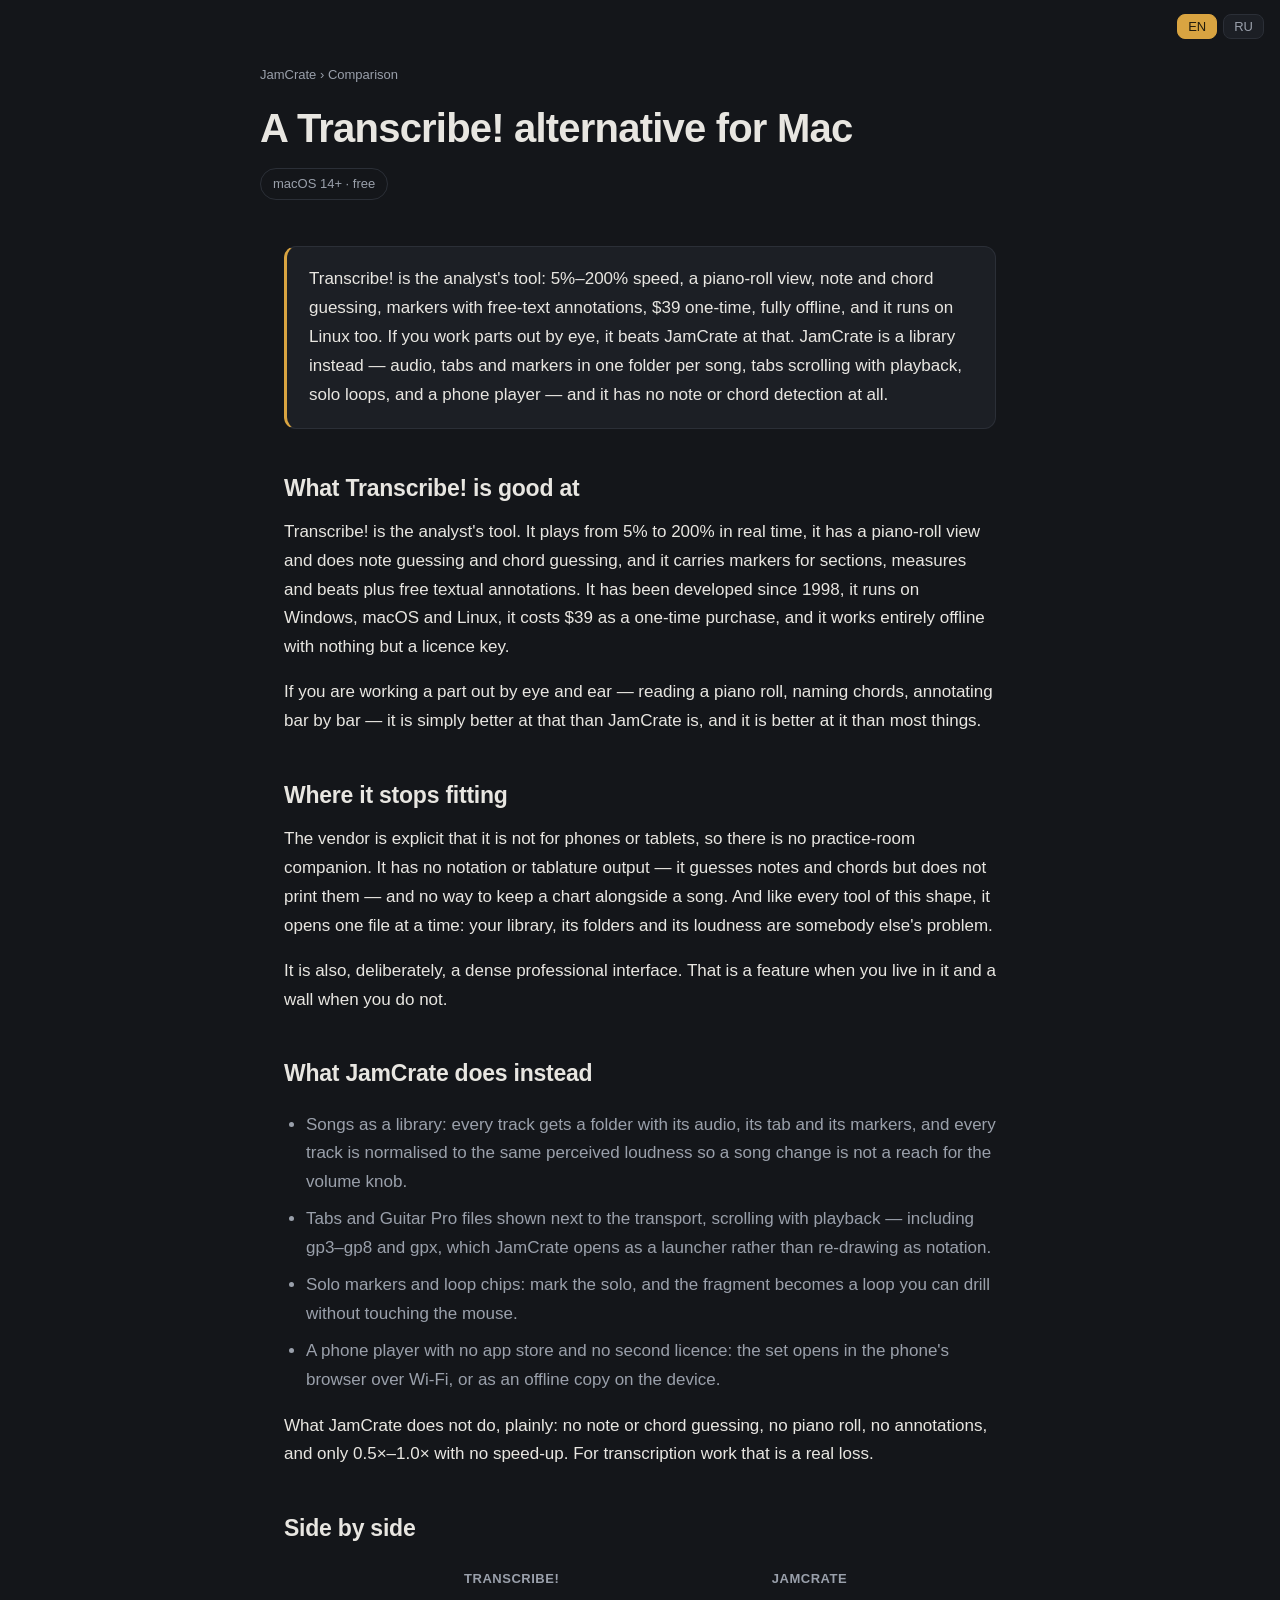
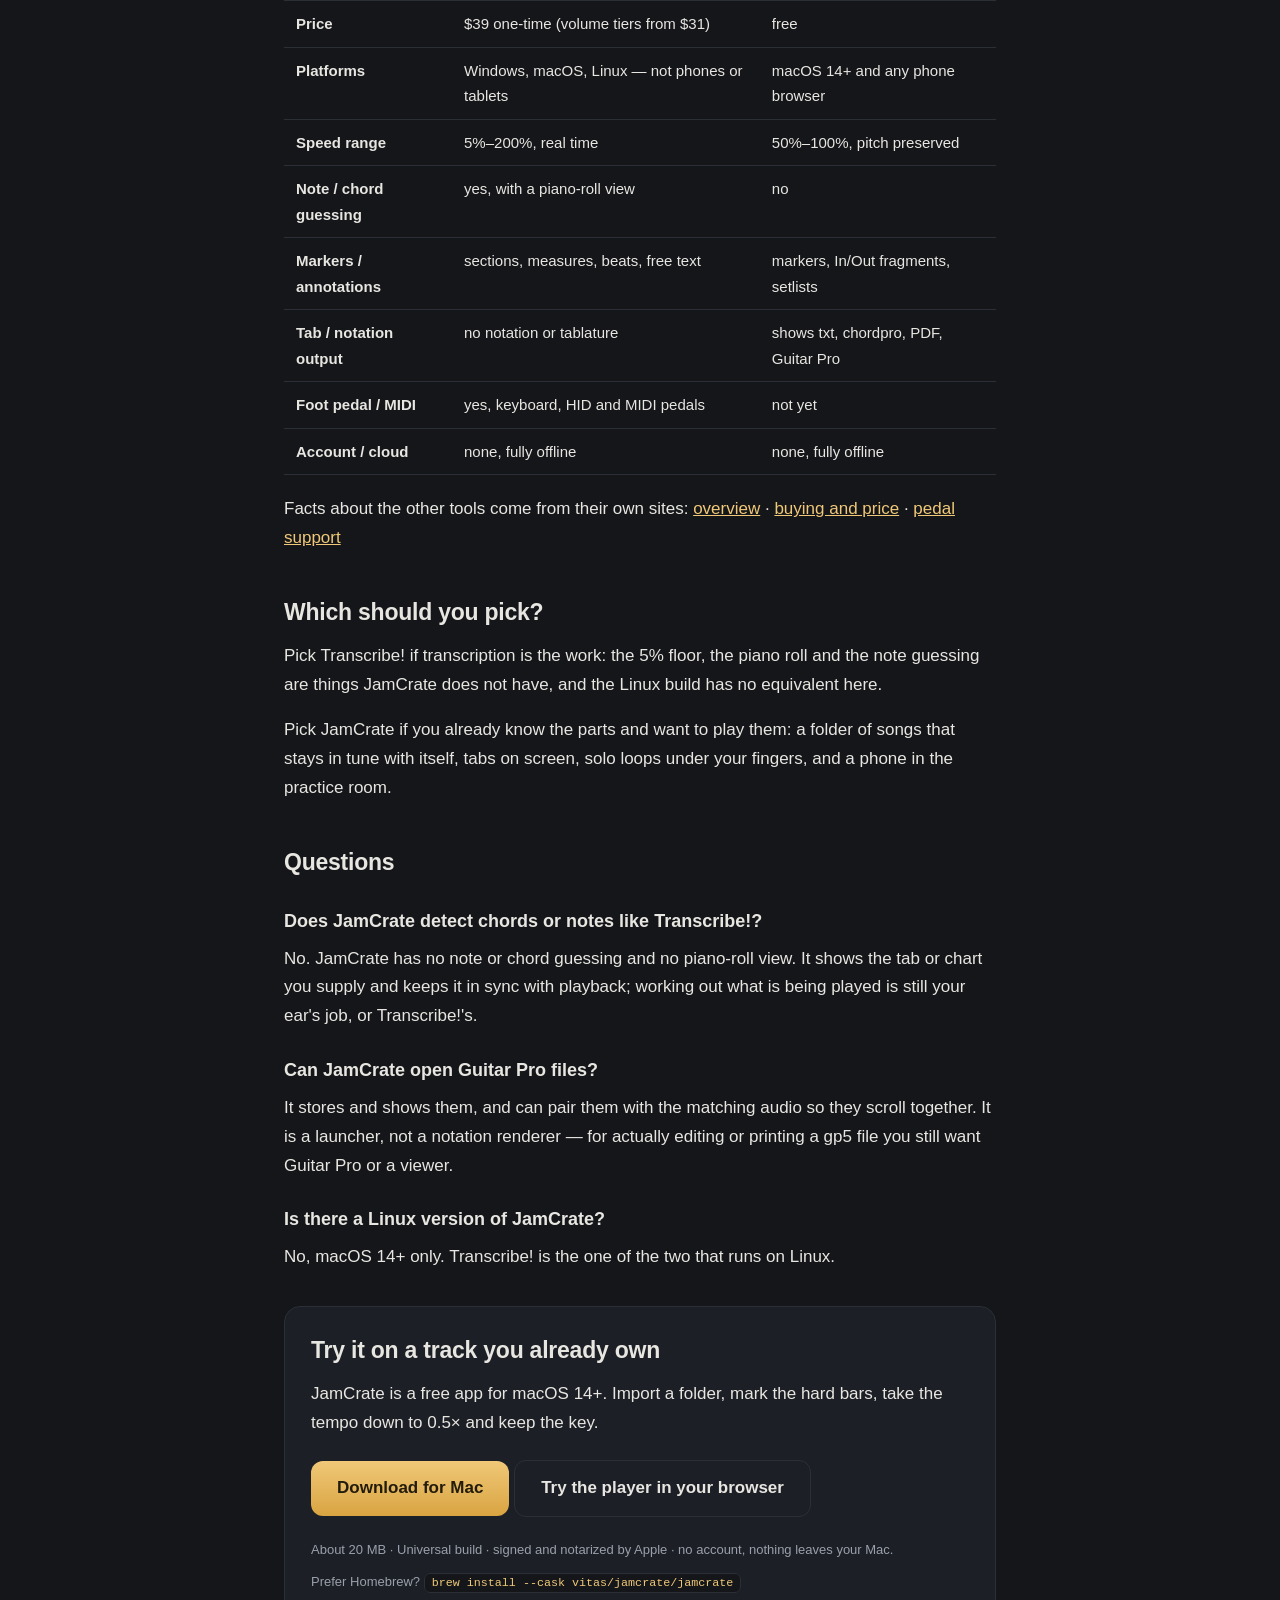
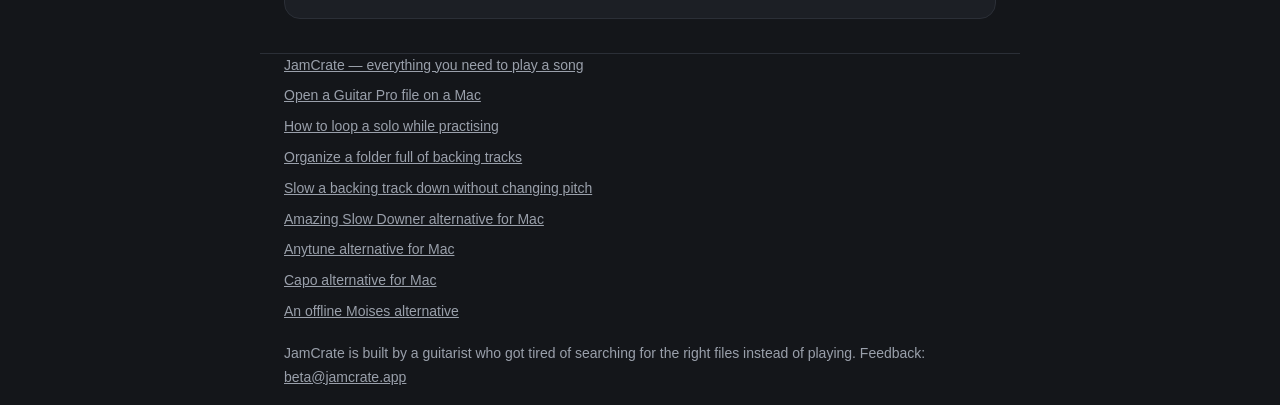
<file: transcribe-alternative-mac/index.html>
<!DOCTYPE html>
<html lang="en">
<head>
<meta charset="utf-8">
<meta name="viewport" content="width=device-width, initial-scale=1">
<title data-en="A Transcribe! alternative for Mac (library-first, free)" data-ru="Замена Transcribe! на Mac (для библиотеки, бесплатно)">A Transcribe! alternative for Mac (library-first, free)</title>
<meta name="description" content="Transcribe! plays from 5% to 200%, guesses notes and chords, and shows a piano roll. $39 one-time, offline. Where it beats JamCrate, and where it loses.">
<link rel="canonical" href="https://jamcrate.app/transcribe-alternative-mac/">
<link rel="icon" type="image/png" href="../favicon.png">
<meta property="og:type" content="article">
<meta property="og:site_name" content="JamCrate">
<meta property="og:url" content="https://jamcrate.app/transcribe-alternative-mac/">
<meta property="og:title" content="A Transcribe! alternative for Mac">
<meta property="og:description" content="Transcribe! plays from 5% to 200%, guesses notes and chords and shows a piano roll, for $39 one-time and fully offline. Here is what it does better than JamCrate, and what JamCrate does that it does not.">
<meta property="og:image" content="https://jamcrate.app/og.png">
<script type="application/ld+json">
{
  "@context": "https://schema.org",
  "@type": "FAQPage",
  "mainEntity": [
    {
      "@type": "Question",
      "name": "Does JamCrate detect chords or notes like Transcribe!?",
      "acceptedAnswer": {
        "@type": "Answer",
        "text": "No. JamCrate has no note or chord guessing and no piano-roll view. It shows the tab or chart you supply and keeps it in sync with playback; working out what is being played is still your ear's job, or Transcribe!'s."
      }
    },
    {
      "@type": "Question",
      "name": "Can JamCrate open Guitar Pro files?",
      "acceptedAnswer": {
        "@type": "Answer",
        "text": "It stores and shows them, and can pair them with the matching audio so they scroll together. It is a launcher, not a notation renderer — for actually editing or printing a gp5 file you still want Guitar Pro or a viewer."
      }
    },
    {
      "@type": "Question",
      "name": "Is there a Linux version of JamCrate?",
      "acceptedAnswer": {
        "@type": "Answer",
        "text": "No, macOS 14+ only. Transcribe! is the one of the two that runs on Linux."
      }
    }
  ]
}
</script>
<link rel="stylesheet" href="../article.css">
</head>
<body>
<div class="lang"><button id="bEN" class="on">EN</button><button id="bRU">RU</button></div>

<header class="top wrap">
  <p class="crumb"><a href="/">JamCrate</a> › <span data-en="Comparison" data-ru="Сравнение">Comparison</span></p>
  <h1 data-en="A Transcribe! alternative for Mac"
      data-ru="Замена Transcribe! на Mac">A Transcribe! alternative for Mac</h1>
  <p class="mac">macOS 14+ · <span data-en="free" data-ru="бесплатно">free</span></p>
</header>

<main class="wrap">
  <div class="answer">
  <p data-en="Transcribe! is the analyst&#x27;s tool: 5%–200% speed, a piano-roll view, note and chord guessing, markers with free-text annotations, $39 one-time, fully offline, and it runs on Linux too. If you work parts out by eye, it beats JamCrate at that. JamCrate is a library instead — audio, tabs and markers in one folder per song, tabs scrolling with playback, solo loops, and a phone player — and it has no note or chord detection at all."
     data-ru="Transcribe! — инструмент аналитика: скорость 5%–200%, piano-roll, распознавание нот и аккордов, маркеры с произвольными заметками, 39 $ разово, полностью офлайн, и он работает ещё и на Linux. Если ты разбираешь партии глазами, в этом он сильнее JamCrate. JamCrate — библиотека: аудио, табы и маркеры в одной папке на песню, табы с прокруткой, лупы соло и плеер на телефоне, — и распознавания нот и аккордов в нём нет вовсе.">Transcribe! is the analyst's tool: 5%–200% speed, a piano-roll view, note and chord guessing, markers with free-text annotations, $39 one-time, fully offline, and it runs on Linux too. If you work parts out by eye, it beats JamCrate at that. JamCrate is a library instead — audio, tabs and markers in one folder per song, tabs scrolling with playback, solo loops, and a phone player — and it has no note or chord detection at all.</p>
  </div>

  <h2 data-en="What Transcribe! is good at" data-ru="В чём Transcribe! хорош">What Transcribe! is good at</h2>
  <p data-en="Transcribe! is the analyst&#x27;s tool. It plays from 5% to 200% in real time, it has a piano-roll view and does note guessing and chord guessing, and it carries markers for sections, measures and beats plus free textual annotations. It has been developed since 1998, it runs on Windows, macOS and Linux, it costs $39 as a one-time purchase, and it works entirely offline with nothing but a licence key."
     data-ru="Transcribe! — инструмент аналитика. Он играет от 5% до 200% в реальном времени, у него есть piano-roll, он угадывает ноты и аккорды и несёт маркеры для секций, тактов и долей плюс произвольные текстовые заметки. Он развивается с 1998 года, работает на Windows, macOS и Linux, стоит 39 $ разово и полностью работает офлайн — нужен только лицензионный ключ.">Transcribe! is the analyst's tool. It plays from 5% to 200% in real time, it has a piano-roll view and does note guessing and chord guessing, and it carries markers for sections, measures and beats plus free textual annotations. It has been developed since 1998, it runs on Windows, macOS and Linux, it costs $39 as a one-time purchase, and it works entirely offline with nothing but a licence key.</p>
  <p data-en="If you are working a part out by eye and ear — reading a piano roll, naming chords, annotating bar by bar — it is simply better at that than JamCrate is, and it is better at it than most things."
     data-ru="Если ты разбираешь партию глазами и слухом — читаешь piano-roll, называешь аккорды, помечаешь такт за тактом — в этом он просто сильнее JamCrate, да и большинства остальных.">If you are working a part out by eye and ear — reading a piano roll, naming chords, annotating bar by bar — it is simply better at that than JamCrate is, and it is better at it than most things.</p>
  <h2 data-en="Where it stops fitting" data-ru="Где он перестаёт подходить">Where it stops fitting</h2>
  <p data-en="The vendor is explicit that it is not for phones or tablets, so there is no practice-room companion. It has no notation or tablature output — it guesses notes and chords but does not print them — and no way to keep a chart alongside a song. And like every tool of this shape, it opens one file at a time: your library, its folders and its loudness are somebody else&#x27;s problem."
     data-ru="Разработчик прямо говорит, что это не для телефонов и планшетов, так что спутника для репетиционной нет. Нотацию и табы он не выводит — ноты и аккорды угадывает, но не печатает — и держать схему рядом с песней не умеет. И, как любой инструмент такой формы, он открывает по одному файлу: твоя библиотека, её папки и её громкость — чья-то чужая забота.">The vendor is explicit that it is not for phones or tablets, so there is no practice-room companion. It has no notation or tablature output — it guesses notes and chords but does not print them — and no way to keep a chart alongside a song. And like every tool of this shape, it opens one file at a time: your library, its folders and its loudness are somebody else's problem.</p>
  <p data-en="It is also, deliberately, a dense professional interface. That is a feature when you live in it and a wall when you do not."
     data-ru="К тому же это намеренно плотный профессиональный интерфейс. Это достоинство, когда ты живёшь внутри, и стена, когда нет.">It is also, deliberately, a dense professional interface. That is a feature when you live in it and a wall when you do not.</p>
  <h2 data-en="What JamCrate does instead" data-ru="Что вместо этого делает JamCrate">What JamCrate does instead</h2>
  <ul>
    <li data-en="Songs as a library: every track gets a folder with its audio, its tab and its markers, and every track is normalised to the same perceived loudness so a song change is not a reach for the volume knob."
        data-ru="Песни как библиотека: у каждого трека своя папка с аудио, табом и маркерами, и каждый трек нормализован к одному воспринимаемому уровню — смена песни не превращается в рывок к регулятору громкости.">Songs as a library: every track gets a folder with its audio, its tab and its markers, and every track is normalised to the same perceived loudness so a song change is not a reach for the volume knob.</li>
    <li data-en="Tabs and Guitar Pro files shown next to the transport, scrolling with playback — including gp3–gp8 and gpx, which JamCrate opens as a launcher rather than re-drawing as notation."
        data-ru="Табы и файлы Guitar Pro рядом с пультом, с прокруткой под воспроизведение — включая gp3–gp8 и gpx, которые JamCrate открывает как лаунчер, а не перерисовывает в нотацию.">Tabs and Guitar Pro files shown next to the transport, scrolling with playback — including gp3–gp8 and gpx, which JamCrate opens as a launcher rather than re-drawing as notation.</li>
    <li data-en="Solo markers and loop chips: mark the solo, and the fragment becomes a loop you can drill without touching the mouse."
        data-ru="Маркеры соло и чипы-лупы: отметь соло — и фрагмент становится лупом, который можно отрабатывать, не трогая мышь.">Solo markers and loop chips: mark the solo, and the fragment becomes a loop you can drill without touching the mouse.</li>
    <li data-en="A phone player with no app store and no second licence: the set opens in the phone&#x27;s browser over Wi-Fi, or as an offline copy on the device."
        data-ru="Плеер на телефоне без магазина приложений и второй лицензии: сет открывается в браузере телефона по Wi-Fi или как офлайн-копия на устройстве.">A phone player with no app store and no second licence: the set opens in the phone's browser over Wi-Fi, or as an offline copy on the device.</li>
  </ul>
  <p data-en="What JamCrate does not do, plainly: no note or chord guessing, no piano roll, no annotations, and only 0.5×–1.0× with no speed-up. For transcription work that is a real loss."
     data-ru="Чего JamCrate не делает, прямо: не угадывает ноты и аккорды, нет piano-roll, нет заметок, и только 0.5×–1.0× без разгона. Для работы над транскрипцией это реальная потеря.">What JamCrate does not do, plainly: no note or chord guessing, no piano roll, no annotations, and only 0.5×–1.0× with no speed-up. For transcription work that is a real loss.</p>
  <h2 data-en="Side by side" data-ru="Рядом">Side by side</h2>
  <table>
    <tr>
      <th></th>
      <th data-en="Transcribe!" data-ru="Transcribe!">Transcribe!</th>
      <th data-en="JamCrate" data-ru="JamCrate">JamCrate</th>
    </tr>
    <tr>
      <td><b data-en="Price" data-ru="Цена">Price</b></td>
      <td data-en="$39 one-time (volume tiers from $31)" data-ru="39 $ разово (от 31 $ при объёме)">$39 one-time (volume tiers from $31)</td>
      <td data-en="free" data-ru="бесплатно">free</td>
    </tr>
    <tr>
      <td><b data-en="Platforms" data-ru="Платформы">Platforms</b></td>
      <td data-en="Windows, macOS, Linux — not phones or tablets" data-ru="Windows, macOS, Linux — не телефоны и не планшеты">Windows, macOS, Linux — not phones or tablets</td>
      <td data-en="macOS 14+ and any phone browser" data-ru="macOS 14+ и любой браузер телефона">macOS 14+ and any phone browser</td>
    </tr>
    <tr>
      <td><b data-en="Speed range" data-ru="Диапазон скорости">Speed range</b></td>
      <td data-en="5%–200%, real time" data-ru="5%–200%, в реальном времени">5%–200%, real time</td>
      <td data-en="50%–100%, pitch preserved" data-ru="50%–100%, тон сохраняется">50%–100%, pitch preserved</td>
    </tr>
    <tr>
      <td><b data-en="Note / chord guessing" data-ru="Распознавание нот и аккордов">Note / chord guessing</b></td>
      <td data-en="yes, with a piano-roll view" data-ru="да, с piano-roll">yes, with a piano-roll view</td>
      <td data-en="no" data-ru="нет">no</td>
    </tr>
    <tr>
      <td><b data-en="Markers / annotations" data-ru="Маркеры / заметки">Markers / annotations</b></td>
      <td data-en="sections, measures, beats, free text" data-ru="секции, такты, доли, произвольный текст">sections, measures, beats, free text</td>
      <td data-en="markers, In/Out fragments, setlists" data-ru="маркеры, фрагменты In/Out, сетлисты">markers, In/Out fragments, setlists</td>
    </tr>
    <tr>
      <td><b data-en="Tab / notation output" data-ru="Вывод табов и нотации">Tab / notation output</b></td>
      <td data-en="no notation or tablature" data-ru="нотацию и табы не выводит">no notation or tablature</td>
      <td data-en="shows txt, chordpro, PDF, Guitar Pro" data-ru="показывает txt, chordpro, PDF, Guitar Pro">shows txt, chordpro, PDF, Guitar Pro</td>
    </tr>
    <tr>
      <td><b data-en="Foot pedal / MIDI" data-ru="Педаль / MIDI">Foot pedal / MIDI</b></td>
      <td data-en="yes, keyboard, HID and MIDI pedals" data-ru="да, клавиатурные, HID- и MIDI-педали">yes, keyboard, HID and MIDI pedals</td>
      <td data-en="not yet" data-ru="пока нет">not yet</td>
    </tr>
    <tr>
      <td><b data-en="Account / cloud" data-ru="Аккаунт / облако">Account / cloud</b></td>
      <td data-en="none, fully offline" data-ru="нет, полностью офлайн">none, fully offline</td>
      <td data-en="none, fully offline" data-ru="нет, полностью офлайн">none, fully offline</td>
    </tr>
  </table>
  <p class="fine" data-en="Facts about the other tools come from their own sites:"
     data-ru="Факты о других инструментах — с их собственных сайтов:">Facts about the other tools come from their own sites: <a href="https://seventhstring.com/xscribe/overview.html" data-en="overview" data-ru="обзор">overview</a> · <a href="https://seventhstring.com/xscribe/buy.html" data-en="buying and price" data-ru="покупка и цена">buying and price</a> · <a href="https://seventhstring.com/xscribe/pedals.html" data-en="pedal support" data-ru="поддержка педалей">pedal support</a></p>
  <h2 data-en="Which should you pick?" data-ru="Что выбрать?">Which should you pick?</h2>
  <p data-en="Pick Transcribe! if transcription is the work: the 5% floor, the piano roll and the note guessing are things JamCrate does not have, and the Linux build has no equivalent here."
     data-ru="Выбирай Transcribe!, если транскрипция — это работа: порог в 5%, piano-roll и распознавание нот — то, чего в JamCrate нет, и версии для Linux здесь тоже нет ни у кого.">Pick Transcribe! if transcription is the work: the 5% floor, the piano roll and the note guessing are things JamCrate does not have, and the Linux build has no equivalent here.</p>
  <p data-en="Pick JamCrate if you already know the parts and want to play them: a folder of songs that stays in tune with itself, tabs on screen, solo loops under your fingers, and a phone in the practice room."
     data-ru="Выбирай JamCrate, если партии ты уже знаешь и хочешь их играть: папка песен, которая согласована сама с собой, табы на экране, лупы соло под пальцами и телефон в репетиционной.">Pick JamCrate if you already know the parts and want to play them: a folder of songs that stays in tune with itself, tabs on screen, solo loops under your fingers, and a phone in the practice room.</p>
  <section class="faq">
  <h2 data-en="Questions" data-ru="Вопросы">Questions</h2>
  <h3 data-en="Does JamCrate detect chords or notes like Transcribe!?" data-ru="JamCrate распознаёт аккорды и ноты, как Transcribe!?">Does JamCrate detect chords or notes like Transcribe!?</h3>
  <p data-en="No. JamCrate has no note or chord guessing and no piano-roll view. It shows the tab or chart you supply and keeps it in sync with playback; working out what is being played is still your ear&#x27;s job, or Transcribe!&#x27;s."
     data-ru="Нет. В JamCrate нет распознавания нот и аккордов и нет piano-roll. Он показывает таб или схему, которые ты дал, и синхронизирует их с воспроизведением; разбирать, что именно играется, всё ещё работа для слуха — или для Transcribe!.">No. JamCrate has no note or chord guessing and no piano-roll view. It shows the tab or chart you supply and keeps it in sync with playback; working out what is being played is still your ear's job, or Transcribe!'s.</p>
  <h3 data-en="Can JamCrate open Guitar Pro files?" data-ru="JamCrate открывает файлы Guitar Pro?">Can JamCrate open Guitar Pro files?</h3>
  <p data-en="It stores and shows them, and can pair them with the matching audio so they scroll together. It is a launcher, not a notation renderer — for actually editing or printing a gp5 file you still want Guitar Pro or a viewer."
     data-ru="Он их хранит и показывает, и может связать с подходящим аудио, чтобы они прокручивались вместе. Это лаунчер, а не рендерер нотации — для правки или печати gp5 всё ещё нужен Guitar Pro или просмотрщик.">It stores and shows them, and can pair them with the matching audio so they scroll together. It is a launcher, not a notation renderer — for actually editing or printing a gp5 file you still want Guitar Pro or a viewer.</p>
  <h3 data-en="Is there a Linux version of JamCrate?" data-ru="Есть версия JamCrate для Linux?">Is there a Linux version of JamCrate?</h3>
  <p data-en="No, macOS 14+ only. Transcribe! is the one of the two that runs on Linux."
     data-ru="Нет, только macOS 14+. Из этих двух на Linux работает Transcribe!.">No, macOS 14+ only. Transcribe! is the one of the two that runs on Linux.</p>
  </section>
  <div class="box">
    <h2 data-en="Try it on a track you already own" data-ru="Попробуй на своём треке">Try it on a track you already own</h2>
    <p data-en="JamCrate is a free app for macOS 14+. Import a folder, mark the hard bars, take the tempo down to 0.5× and keep the key."
       data-ru="JamCrate — бесплатное приложение для macOS 14+. Импортируй папку, отметь трудные такты, уведи темп к 0.5× и останься в той же тональности.">JamCrate is a free app for macOS 14+. Import a folder, mark the hard bars, take the tempo down to 0.5× and keep the key.</p>
    <p>
      <a class="cta" href="https://github.com/vitas/jamcrate-beta/releases/download/v0.9.16-beta/JamCrate.dmg" data-en="Download for Mac" data-ru="Скачать для Mac">Download for Mac</a>
      <a class="cta secondary" href="https://play.jamcrate.app" data-en="Try the player in your browser" data-ru="Открыть плеер в браузере">Try the player in your browser</a>
    </p>
    <p class="fine" data-en="About 20 MB · Universal build · signed and notarized by Apple · no account, nothing leaves your Mac." data-ru="Около 20 МБ · универсальная сборка · подписано и нотаризовано Apple · без аккаунта, ничего не покидает твой Mac.">About 20 MB · Universal build · signed and notarized by Apple · no account, nothing leaves your Mac.</p>
    <p class="fine" data-en="Prefer Homebrew? <code>brew install --cask vitas/jamcrate/jamcrate</code>" data-ru="Привык к Homebrew? <code>brew install --cask vitas/jamcrate/jamcrate</code>">Prefer Homebrew? <code>brew install --cask vitas/jamcrate/jamcrate</code></p>
  </div>
</main>

<footer class="wrap">
  <ul>
    <li><a href="/" data-en="JamCrate — everything you need to play a song" data-ru="JamCrate — всё, чтобы сыграть песню">JamCrate — everything you need to play a song</a></li>
    <li><a href="/open-gp5-on-mac/" data-en="Open a Guitar Pro file on a Mac" data-ru="Открыть файл Guitar Pro на Mac">Open a Guitar Pro file on a Mac</a></li>
    <li><a href="/loop-a-solo-while-practicing/" data-en="How to loop a solo while practising" data-ru="Как зациклить соло во время занятий">How to loop a solo while practising</a></li>
    <li><a href="/organize-backing-tracks-mac/" data-en="Organize a folder full of backing tracks" data-ru="Разобрать папку с минусовками">Organize a folder full of backing tracks</a></li>
    <li><a href="/slow-down-backing-track-without-pitch-change/" data-en="Slow a backing track down without changing pitch" data-ru="Замедлить минусовку без смены тона">Slow a backing track down without changing pitch</a></li>
    <li><a href="/amazing-slow-downer-alternative-mac/" data-en="Amazing Slow Downer alternative for Mac" data-ru="Замена Amazing Slow Downer на Mac">Amazing Slow Downer alternative for Mac</a></li>
    <li><a href="/anytune-alternative-mac/" data-en="Anytune alternative for Mac" data-ru="Замена Anytune на Mac">Anytune alternative for Mac</a></li>
    <li><a href="/capo-alternative-mac/" data-en="Capo alternative for Mac" data-ru="Замена Capo на Mac">Capo alternative for Mac</a></li>
    <li><a href="/moises-alternative-offline/" data-en="An offline Moises alternative" data-ru="Офлайн-замена Moises">An offline Moises alternative</a></li>
  </ul>
  <p data-en="JamCrate is built by a guitarist who got tired of searching for the right files instead of playing. Feedback: <a href=&quot;mailto:beta@jamcrate.app&quot;>beta@jamcrate.app</a>"
       data-ru="JamCrate делает гитарист, который устал искать нужные файлы вместо того, чтобы играть. Обратная связь: <a href=&quot;mailto:beta@jamcrate.app&quot;>beta@jamcrate.app</a>">JamCrate is built by a guitarist who got tired of searching for the right files instead of playing. Feedback: <a href="mailto:beta@jamcrate.app">beta@jamcrate.app</a></p>
</footer>
<script src="../lang.js"></script>
<script src="../site.js" defer></script>
</body>
</html>
</file>
<file: article.css>
/* Shared styles for the JamCrate guide pages. The landing keeps its own inline
   copy of the same design tokens; keep them in sync if the palette changes. */
:root{
  --bg:#14161a; --panel:#1c1f25; --line:#2b2f37; --ink:#e8e6e1; --dim:#9aa0ab;
  --gold:#d9a441; --gold2:#f0c878;
}
*{box-sizing:border-box}
body{margin:0;background:var(--bg);color:var(--ink);
     font:17px/1.7 -apple-system,BlinkMacSystemFont,"Segoe UI",Roboto,Helvetica,Arial,sans-serif;}
.wrap{max-width:760px;margin:0 auto;padding:0 24px}
a{color:var(--gold2)}
header.top{padding:64px 0 30px}
.crumb{font-size:13px;color:var(--dim);margin:0 0 18px}
.crumb a{color:var(--dim);text-decoration:none}
.crumb a:hover{color:var(--gold2)}
h1{font-size:clamp(29px,5vw,40px);line-height:1.2;margin:0 0 16px;letter-spacing:-.02em}
h2{font-size:23px;margin:40px 0 10px;letter-spacing:-.01em}
h3{font-size:18px;margin:26px 0 8px}
p{margin:0 0 16px}
.answer{background:var(--panel);border:1px solid var(--line);border-left:3px solid var(--gold);
        border-radius:12px;padding:18px 22px;margin:0 0 26px}
.answer p{margin:0;color:var(--ink)}
ul,ol{padding-left:22px;color:var(--dim)}
ul li,ol li{margin:0 0 8px}
ul b,ol b,ul strong,ol strong{color:var(--ink)}
code{background:var(--bg);border:1px solid var(--line);border-radius:6px;
     padding:2px 7px;font-size:.9em;color:var(--gold2)}
kbd{background:var(--panel);border:1px solid var(--line);border-bottom-width:2px;
    border-radius:6px;padding:1px 7px;font-size:.88em;color:var(--ink);font-family:inherit}
.mac{display:inline-block;padding:4px 12px;border:1px solid var(--line);
     border-radius:999px;color:var(--dim);font-size:13px}
.cta{display:inline-block;margin:6px 0;padding:13px 26px;border-radius:12px;
     background:linear-gradient(180deg,var(--gold2),var(--gold));color:#231c0c;
     font-weight:700;text-decoration:none;font-size:17px}
.cta:hover{filter:brightness(1.06)}
.cta.secondary{background:none;border:1px solid var(--line);color:var(--ink);font-weight:600}
.cta.secondary:hover{border-color:var(--gold);color:var(--gold2);filter:none}
.box{background:var(--panel);border:1px solid var(--line);border-radius:16px;
     padding:24px 26px;margin:34px 0}
.box h2{margin-top:0}
.box .fine{color:var(--dim);font-size:13px;margin:10px 0 0}
table{width:100%;border-collapse:collapse;margin:0 0 20px;font-size:15px}
th,td{text-align:left;padding:10px 12px;border-bottom:1px solid var(--line);vertical-align:top}
th{color:var(--dim);font-weight:600;font-size:13px;text-transform:uppercase;letter-spacing:.04em}
td b{color:var(--ink)}
.faq h3{margin-top:24px}
footer{padding:34px 0 64px;color:var(--dim);font-size:14px;border-top:1px solid var(--line);margin-top:48px}
footer a{color:var(--dim)}
footer a:hover{color:var(--gold2)}
footer ul{list-style:none;padding:0;margin:0 0 18px}
footer li{margin:0 0 7px}
.lang{position:fixed;top:14px;right:16px;display:flex;gap:6px;z-index:5}
.lang button{background:var(--panel);color:var(--dim);border:1px solid var(--line);
             border-radius:8px;padding:4px 10px;cursor:pointer;font-size:13px}
.lang button.on{color:#231c0c;background:var(--gold);border-color:var(--gold)}
</file>
